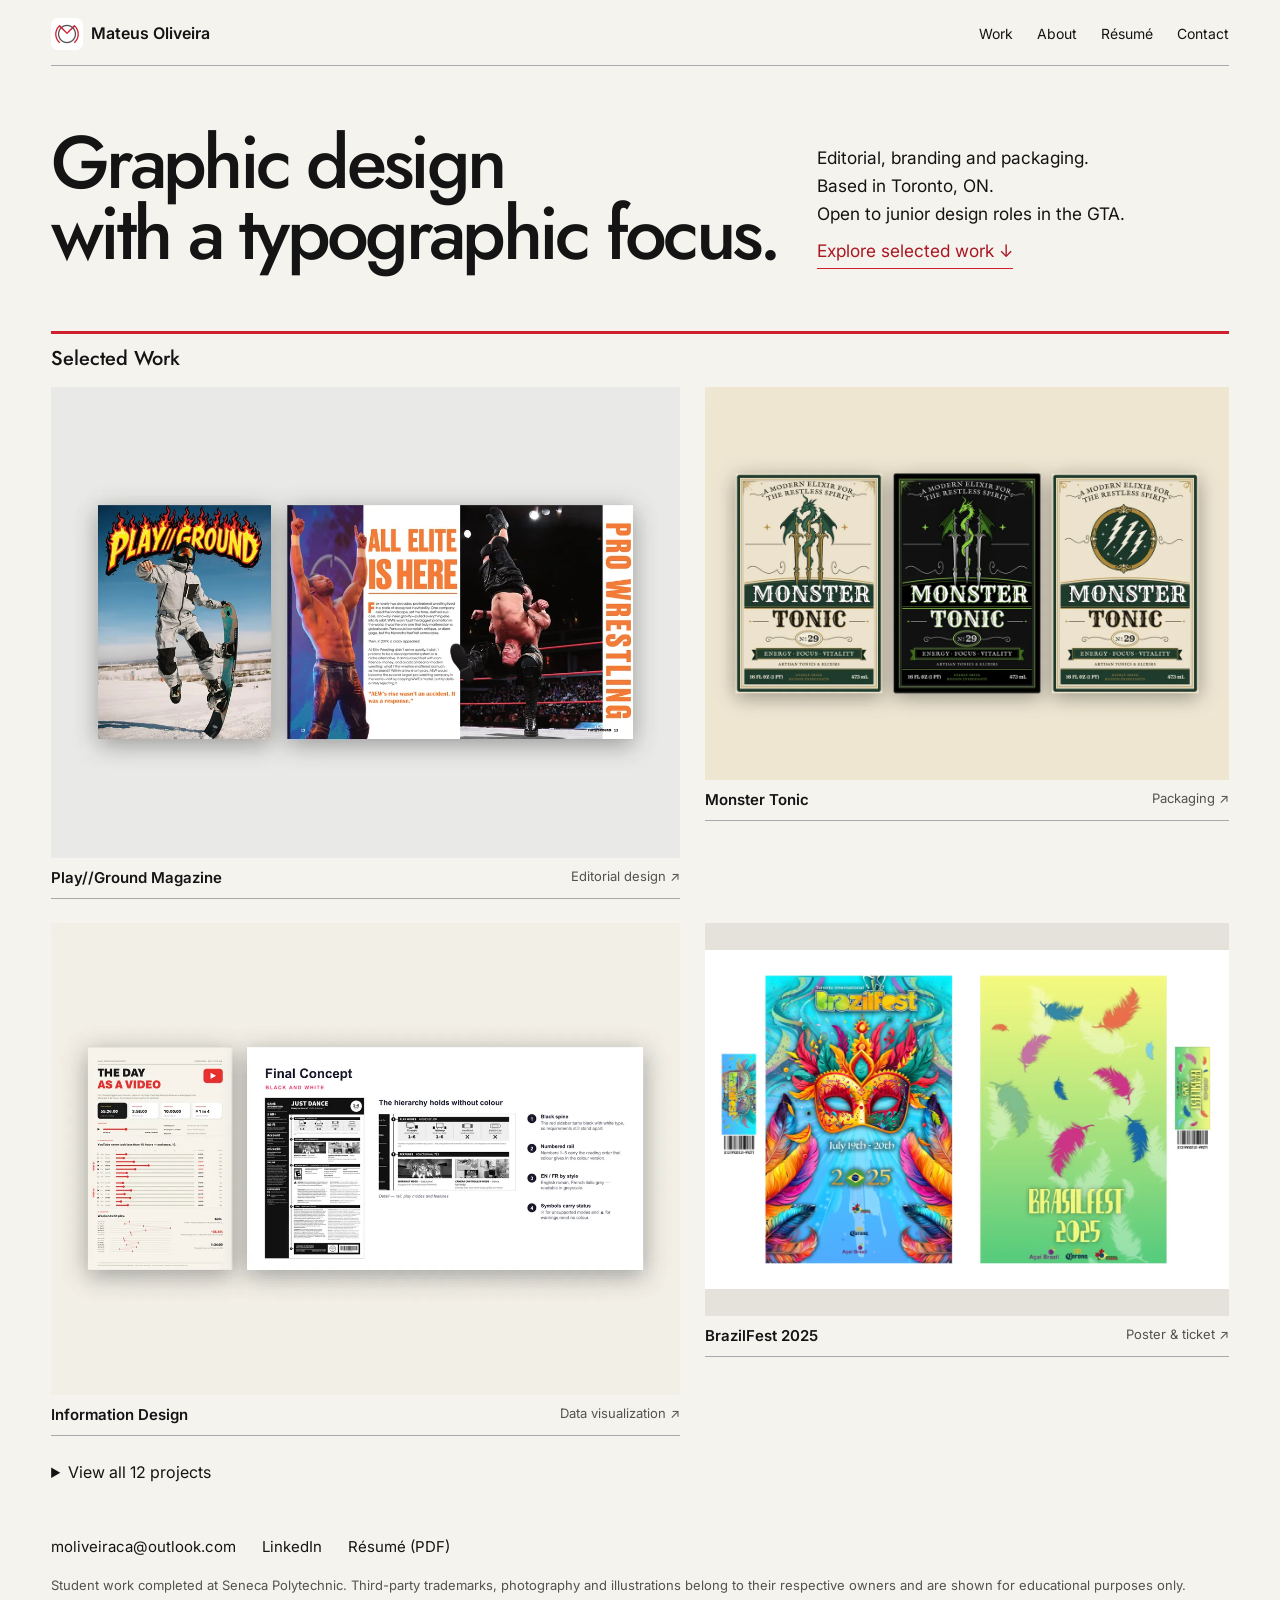
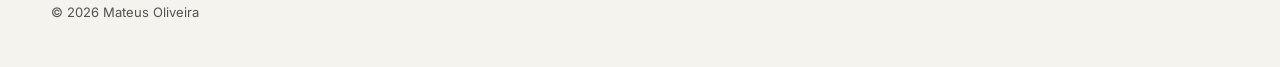
<file: index.html>
<!doctype html>
<html lang="en"><head><meta charset="utf-8">
<meta name="viewport" content="width=device-width,initial-scale=1">
<title>Mateus Oliveira | Graphic Designer</title>
<meta name="description" content="I design editorial, branding and packaging with a bias for strong typography and clear hierarchy.">
<meta property="og:title" content="Mateus Oliveira | Graphic Designer"><meta property="og:description" content="I design editorial, branding and packaging with a bias for strong typography and clear hierarchy."><meta property="og:image" content="assets/img/playground-magazine/cover.webp">
<link rel="icon" href="favicon.ico" sizes="any"><link rel="icon" type="image/png" sizes="32x32" href="favicon-32.png"><link rel="apple-touch-icon" href="apple-touch-icon.png">
<link rel="preconnect" href="https://fonts.googleapis.com"><link rel="preconnect" href="https://fonts.gstatic.com" crossorigin>
<link href="https://fonts.googleapis.com/css2?family=Inter:wght@400;500&family=Jost:wght@300;400;500&display=swap" rel="stylesheet">
<link rel="stylesheet" href="assets/css/style.css">
</head><body class="home"><header class="top"><a class="logo" href="index.html"><img src="icon-512.png" alt="" width="32" height="32">Mateus Oliveira</a>
<nav aria-label="Portfolio navigation"><a href="index.html#work">Work</a><a href="#info" class="info-open" aria-controls="info">About</a><a href="assets/Mateus_Oliveira_Resume.pdf" target="_blank" rel="noopener">Résumé</a><a href="mailto:moliveiraca@outlook.com">Contact</a></nav></header><main>
<section class="intro"><h1>Graphic design<br>with a typographic focus.</h1><div class="intro-side"><p>Editorial, branding and packaging.<br>Based in Toronto, ON.<br>Open to junior design roles in the GTA.</p><a class="more" href="#work">Explore selected work ↓</a></div></section>
<section id="work" class="work-section"><h2>Selected Work</h2><div class="work-grid"><a class="card" href="projects/playground-magazine.html"><div class="thumb"><img src="assets/img/playground-magazine/cover.webp" alt="" width="1200" height="900" loading="eager"></div>
<p class="cap"><b>Play//Ground Magazine</b><span>Editorial design <span aria-hidden="true">↗</span></span></p></a><a class="card" href="projects/monster-tonic.html"><div class="thumb"><img src="assets/img/monster-tonic/cover.webp" alt="" width="1200" height="900" loading="eager"></div>
<p class="cap"><b>Monster Tonic</b><span>Packaging <span aria-hidden="true">↗</span></span></p></a><a class="card" href="projects/information-design.html"><div class="thumb"><img src="assets/img/information-design/cover.webp" alt="" width="1200" height="900" loading="lazy"></div>
<p class="cap"><b>Information Design</b><span>Data visualization <span aria-hidden="true">↗</span></span></p></a><a class="card" href="projects/brazilfest-2025.html"><div class="thumb"><img src="assets/img/brazilfest-2025/cover.webp" alt="" width="1200" height="777" loading="lazy"></div>
<p class="cap"><b>BrazilFest 2025</b><span>Poster &amp; ticket <span aria-hidden="true">↗</span></span></p></a></div></section>
<section class="work-section archive"><details><summary>View all 12 projects</summary><div class="work-grid"><a class="card" href="projects/toronto-blue-jays-guide.html"><div class="thumb"><img src="assets/img/toronto-blue-jays-guide/cover.webp" alt="" width="1200" height="900" loading="lazy"></div>
<p class="cap"><b>Toronto Blue Jays Fan Guide</b><span>Interactive PDF <span aria-hidden="true">↗</span></span></p></a><a class="card" href="projects/walking-together-brochure.html"><div class="thumb"><img src="assets/img/walking-together-brochure/cover.webp" alt="" width="1200" height="900" loading="lazy"></div>
<p class="cap"><b>Walking Together</b><span>Editorial design <span aria-hidden="true">↗</span></span></p></a><a class="card" href="projects/personal-brand-identity.html"><div class="thumb"><img src="assets/img/personal-brand-identity/cover.webp" alt="" width="1200" height="1196" loading="lazy"></div>
<p class="cap"><b>Personal Brand Identity</b><span>Branding <span aria-hidden="true">↗</span></span></p></a><a class="card" href="projects/stop-the-fire.html"><div class="thumb"><img src="assets/img/stop-the-fire/cover.webp" alt="" width="1200" height="900" loading="lazy"></div>
<p class="cap"><b>Stop the Fire</b><span>Poster <span aria-hidden="true">↗</span></span></p></a><a class="card" href="projects/drmz-rise.html"><div class="thumb"><img src="assets/img/drmz-rise/cover.webp" alt="" width="1200" height="900" loading="lazy"></div>
<p class="cap"><b>DRMZ Rise</b><span>Logo &amp; apparel <span aria-hidden="true">↗</span></span></p></a><a class="card" href="projects/royal-navy-museums.html"><div class="thumb"><img src="assets/img/royal-navy-museums/cover.webp" alt="" width="1200" height="927" loading="lazy"></div>
<p class="cap"><b>Royal Navy Museums Rebrand</b><span>Branding <span aria-hidden="true">↗</span></span></p></a><a class="card" href="projects/red-factory-digital.html"><div class="thumb"><img src="assets/img/red-factory-digital/cover.webp" alt="" width="1200" height="900" loading="lazy"></div>
<p class="cap"><b>Red Factory Digital</b><span>Web &amp; UX design <span aria-hidden="true">↗</span></span></p></a><a class="card" href="projects/early-client-work.html"><div class="thumb"><img src="assets/img/early-client-work/cover.webp" alt="" width="1200" height="900" loading="lazy"></div>
<p class="cap"><b>Early Client Work</b><span>Logos, mascot &amp; channel branding <span aria-hidden="true">↗</span></span></p></a></div></details></section>
</main><footer><p class="flinks"><a href="mailto:moliveiraca@outlook.com">moliveiraca@outlook.com</a> <a href="https://www.linkedin.com/in/mateus-poliveira" target="_blank" rel="noopener">LinkedIn</a> <a href="assets/Mateus_Oliveira_Resume.pdf" target="_blank" rel="noopener">Résumé (PDF)</a></p><p>Student work completed at Seneca Polytechnic. Third-party trademarks, photography and illustrations belong to their respective owners and are shown for educational purposes only.</p><p>© 2026 Mateus Oliveira</p></footer>
<aside class="panel" id="info" aria-label="Info" hidden><div class="panel-in">
<button class="panel-x" aria-label="Close">Close ×</button>
<p class="p-lead">I design editorial, branding and packaging with a bias for strong typography and clear hierarchy.</p>
<div class="p-cols"><div class="p-about"><p>I&#x27;m a graphic designer based in Toronto, finishing the Graphic Design program at Seneca Polytechnic in 2026. My work spans magazine layout, brand identity, packaging and information design.</p><p>From 2023 to 2025 I worked as a freelance illustrator, creating character designs, concept art, book and comic illustration, and social media graphics for clients, along with logos and mascots for small businesses and creators. Today I also supervise a team at the Seneca Student Federation, so I am used to deadlines, feedback and working with people.</p><p class="p-status">Graduating from Seneca Polytechnic in 2026 and open to junior graphic design roles in the GTA.</p></div>
<div class="p-facts"><h4>Skills</h4><p>Brand identity, Editorial &amp; layout, Packaging, Information design, Typography, Poster design, Digital illustration, Character design</p><h4>Tools</h4><p>Adobe Illustrator, Adobe InDesign, Adobe Photoshop, Procreate</p><h4>Languages</h4><p>English (fluent), Portuguese (native)</p><h4>Education</h4><p>Graphic Design, Seneca Polytechnic (2026)</p></div>
<div class="p-exp"><h4>Experience</h4><ul><li><b>Staff Supervisor</b>, Seneca Student Federation<span>Aug 2025 – Present</span></li><li><b>Event Staff</b>, Seneca Student Federation<span>Jan 2025 – Aug 2025</span></li><li><b>Freelance Illustrator</b>, Self-employed<span>Jul 2023 – Aug 2025</span></li><li><b>Administrative Assistant</b>, Baterias Heliar<span>Jan 2022 – Jul 2023</span></li></ul><h4>Contact</h4><ul class="p-links"><li><a href="mailto:moliveiraca@outlook.com">moliveiraca@outlook.com</a></li><li><a href="https://www.linkedin.com/in/mateus-poliveira" target="_blank" rel="noopener">LinkedIn</a></li><li><a href="assets/Mateus_Oliveira_Resume.pdf" target="_blank" rel="noopener">Résumé (PDF)</a></li></ul></div></div>
</div></aside>
<div class="lb" hidden><button class="x" aria-label="Close">×</button><button class="p" aria-label="Previous">‹</button><button class="n" aria-label="Next">›</button><img alt=""><p></p></div><script src="assets/js/main.js"></script></body></html>
</file>
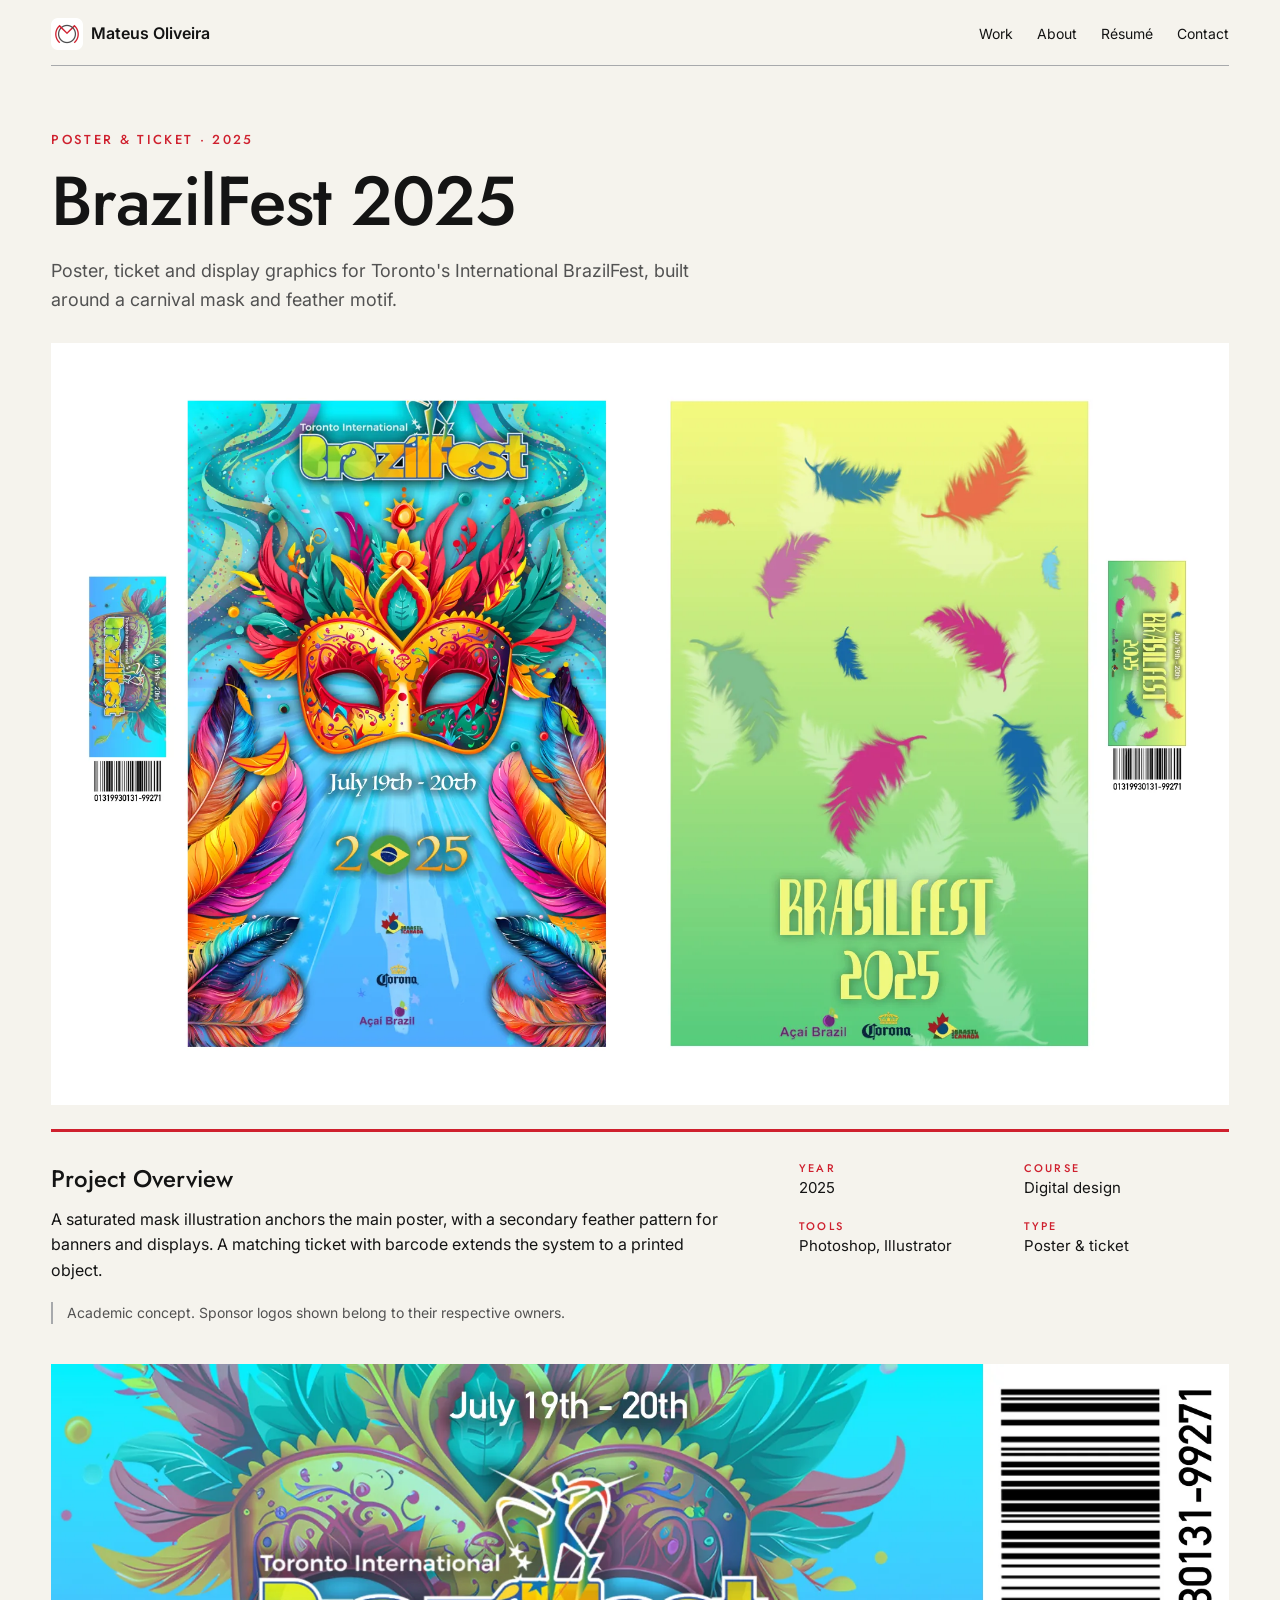
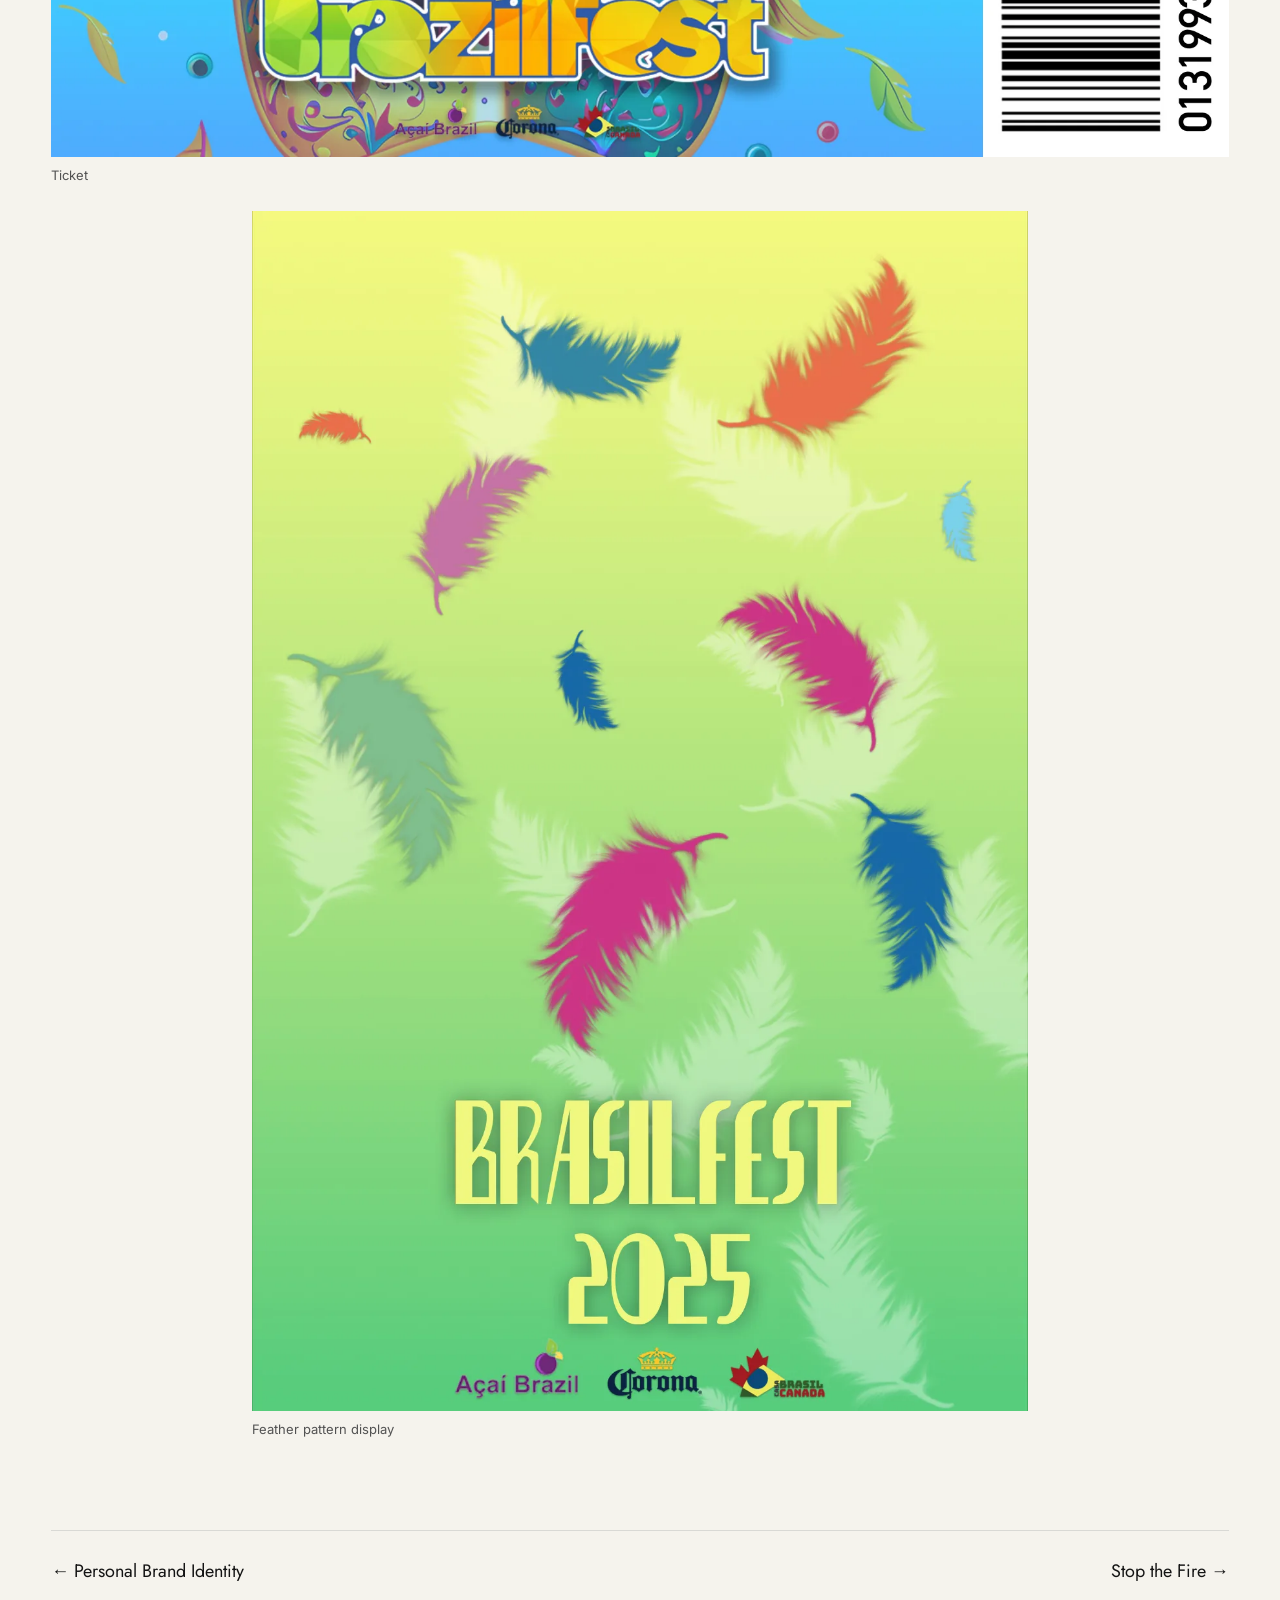
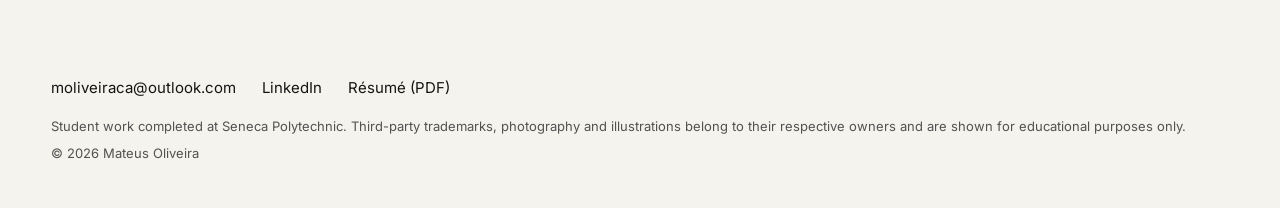
<file: projects/brazilfest-2025.html>
<!doctype html>
<html lang="en"><head><meta charset="utf-8">
<meta name="viewport" content="width=device-width,initial-scale=1">
<title>BrazilFest 2025 | Mateus Oliveira</title>
<meta name="description" content="Poster, ticket and display graphics for Toronto&#x27;s International BrazilFest, built around a carnival mask and feather motif.">
<meta property="og:title" content="BrazilFest 2025 | Mateus Oliveira"><meta property="og:description" content="Poster, ticket and display graphics for Toronto&#x27;s International BrazilFest, built around a carnival mask and feather motif."><meta property="og:image" content="../assets/img/brazilfest-2025/cover.webp">
<link rel="icon" href="../favicon.ico" sizes="any"><link rel="icon" type="image/png" sizes="32x32" href="../favicon-32.png"><link rel="apple-touch-icon" href="../apple-touch-icon.png">
<link rel="preconnect" href="https://fonts.googleapis.com"><link rel="preconnect" href="https://fonts.gstatic.com" crossorigin>
<link href="https://fonts.googleapis.com/css2?family=Inter:wght@400;500&family=Jost:wght@300;400;500&display=swap" rel="stylesheet">
<link rel="stylesheet" href="../assets/css/style.css">
</head><body class="projpage"><header class="top"><a class="logo" href="../index.html"><img src="../icon-512.png" alt="" width="32" height="32">Mateus Oliveira</a>
<nav aria-label="Portfolio navigation"><a href="../index.html#work">Work</a><a href="#info" class="info-open" aria-controls="info">About</a><a href="../assets/Mateus_Oliveira_Resume.pdf" target="_blank" rel="noopener">Résumé</a><a href="mailto:moliveiraca@outlook.com">Contact</a></nav></header><main class="proj">
<section class="phead"><p class="eyebrow">Poster &amp; ticket · 2025</p><h1>BrazilFest 2025</h1><p class="lead">Poster, ticket and display graphics for Toronto&#x27;s International BrazilFest, built around a carnival mask and feather motif.</p></section>
<img class="phero" src="../assets/img/brazilfest-2025/hero.webp" alt="BrazilFest 2025" width="2000" height="1295">
<section class="pinfo" aria-labelledby="overview"><div><h2 id="overview">Project Overview</h2><p>A saturated mask illustration anchors the main poster, with a secondary feather pattern for banners and displays. A matching ticket with barcode extends the system to a printed object.</p><p class="note">Academic concept. Sponsor logos shown belong to their respective owners.</p></div><dl><div><dt>Year</dt><dd>2025</dd></div><div><dt>Course</dt><dd>Digital design</dd></div><div><dt>Tools</dt><dd>Photoshop, Illustrator</dd></div><div><dt>Type</dt><dd>Poster &amp; ticket</dd></div></dl></section>
<section class="gallery"><figure class="g full reveal"><img src="../assets/img/brazilfest-2025/img-01.webp" alt="BrazilFest ticket with barcode" width="1800" height="600" loading="lazy" data-full>
<figcaption>Ticket</figcaption></figure><figure class="g narrow reveal"><img src="../assets/img/brazilfest-2025/img-02.webp" alt="Feather pattern banner" width="1200" height="1855" loading="lazy" data-full>
<figcaption>Feather pattern display</figcaption></figure></section>
<nav class="pn"><a href="personal-brand-identity.html">← Personal Brand Identity</a><a href="stop-the-fire.html">Stop the Fire →</a></nav>
</main><footer><p class="flinks"><a href="mailto:moliveiraca@outlook.com">moliveiraca@outlook.com</a> <a href="https://www.linkedin.com/in/mateus-poliveira" target="_blank" rel="noopener">LinkedIn</a> <a href="../assets/Mateus_Oliveira_Resume.pdf" target="_blank" rel="noopener">Résumé (PDF)</a></p><p>Student work completed at Seneca Polytechnic. Third-party trademarks, photography and illustrations belong to their respective owners and are shown for educational purposes only.</p><p>© 2026 Mateus Oliveira</p></footer>
<aside class="panel" id="info" aria-label="Info" hidden><div class="panel-in">
<button class="panel-x" aria-label="Close">Close ×</button>
<p class="p-lead">I design editorial, branding and packaging with a bias for strong typography and clear hierarchy.</p>
<div class="p-cols"><div class="p-about"><p>I&#x27;m a graphic designer based in Toronto, finishing the Graphic Design program at Seneca Polytechnic in 2026. My work spans magazine layout, brand identity, packaging and information design.</p><p>From 2023 to 2025 I worked as a freelance illustrator, creating character designs, concept art, book and comic illustration, and social media graphics for clients, along with logos and mascots for small businesses and creators. Today I also supervise a team at the Seneca Student Federation, so I am used to deadlines, feedback and working with people.</p><p class="p-status">Graduating from Seneca Polytechnic in 2026 and open to junior graphic design roles in the GTA.</p></div>
<div class="p-facts"><h4>Skills</h4><p>Brand identity, Editorial &amp; layout, Packaging, Information design, Typography, Poster design, Digital illustration, Character design</p><h4>Tools</h4><p>Adobe Illustrator, Adobe InDesign, Adobe Photoshop, Procreate</p><h4>Languages</h4><p>English (fluent), Portuguese (native)</p><h4>Education</h4><p>Graphic Design, Seneca Polytechnic (2026)</p></div>
<div class="p-exp"><h4>Experience</h4><ul><li><b>Staff Supervisor</b>, Seneca Student Federation<span>Aug 2025 – Present</span></li><li><b>Event Staff</b>, Seneca Student Federation<span>Jan 2025 – Aug 2025</span></li><li><b>Freelance Illustrator</b>, Self-employed<span>Jul 2023 – Aug 2025</span></li><li><b>Administrative Assistant</b>, Baterias Heliar<span>Jan 2022 – Jul 2023</span></li></ul><h4>Contact</h4><ul class="p-links"><li><a href="mailto:moliveiraca@outlook.com">moliveiraca@outlook.com</a></li><li><a href="https://www.linkedin.com/in/mateus-poliveira" target="_blank" rel="noopener">LinkedIn</a></li><li><a href="../assets/Mateus_Oliveira_Resume.pdf" target="_blank" rel="noopener">Résumé (PDF)</a></li></ul></div></div>
</div></aside>
<div class="lb" hidden><button class="x" aria-label="Close">×</button><button class="p" aria-label="Previous">‹</button><button class="n" aria-label="Next">›</button><img alt=""><p></p></div><script src="../assets/js/main.js"></script></body></html>
</file>
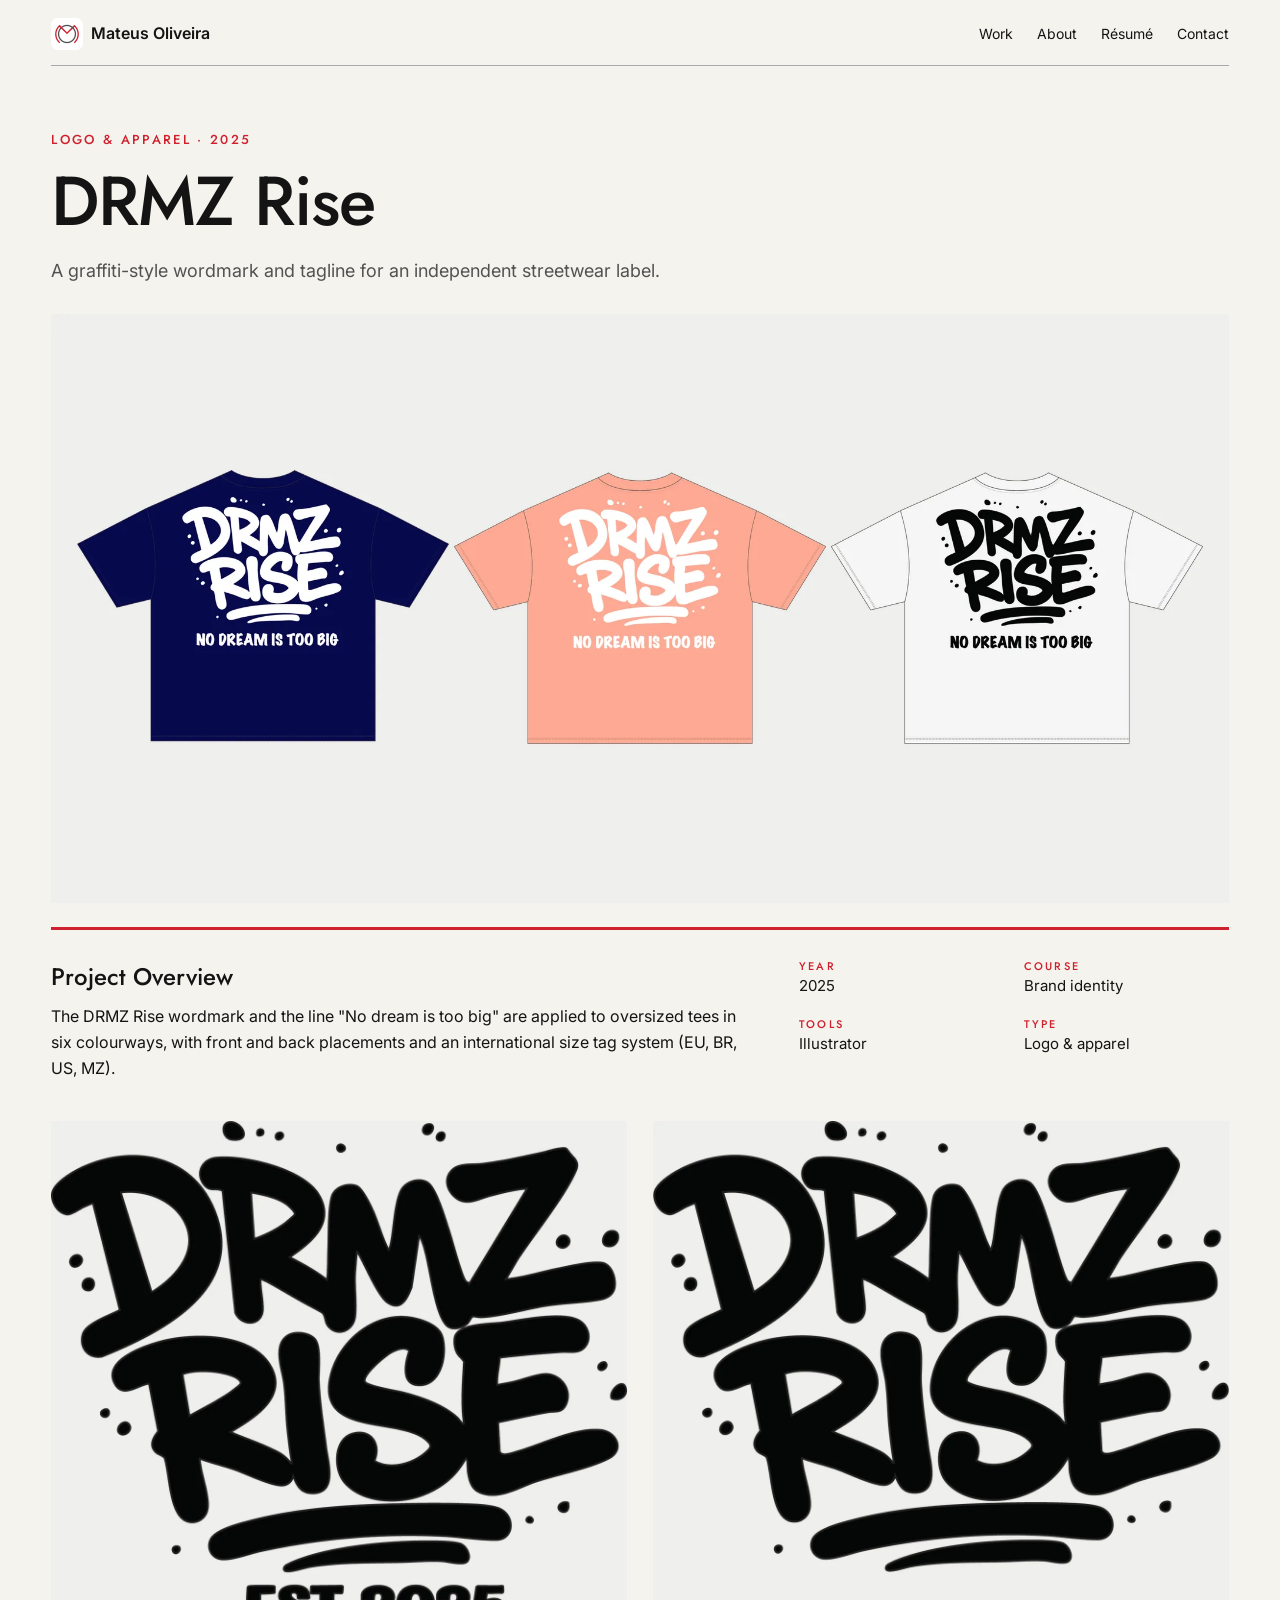
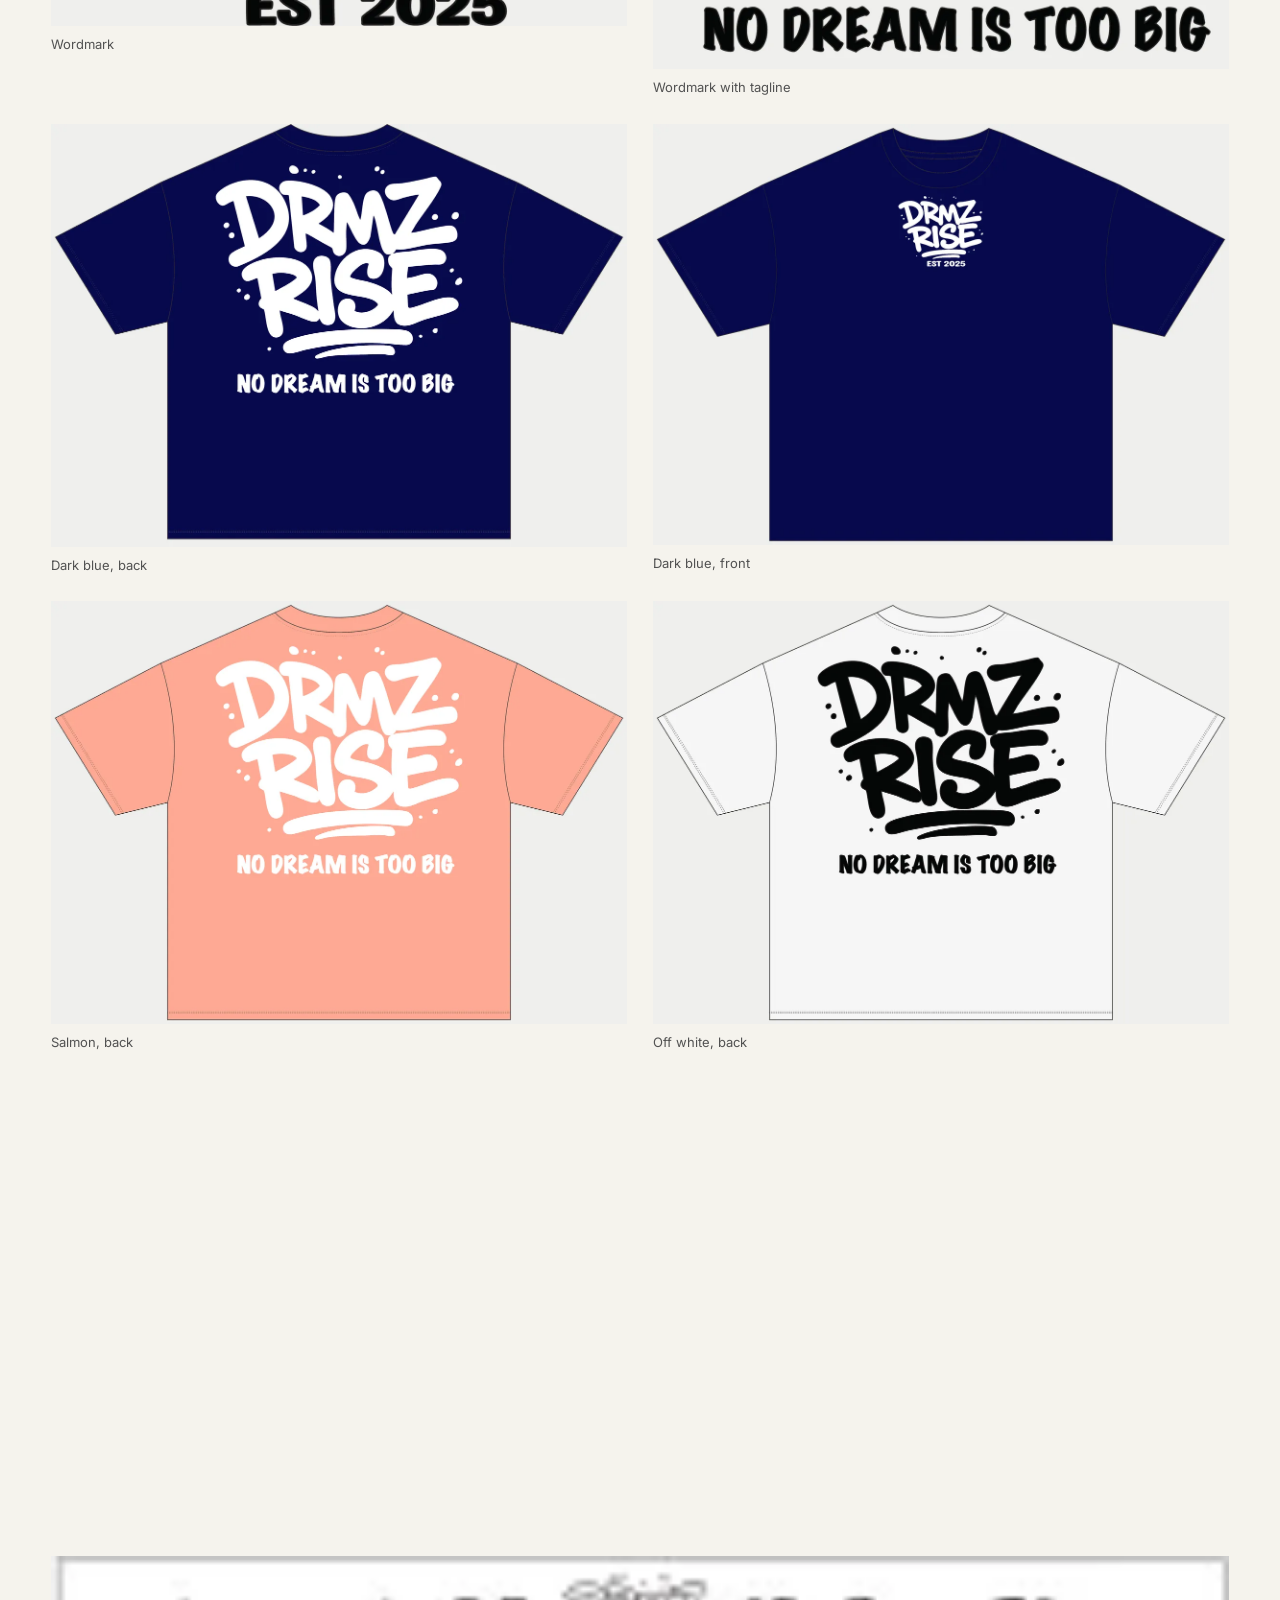
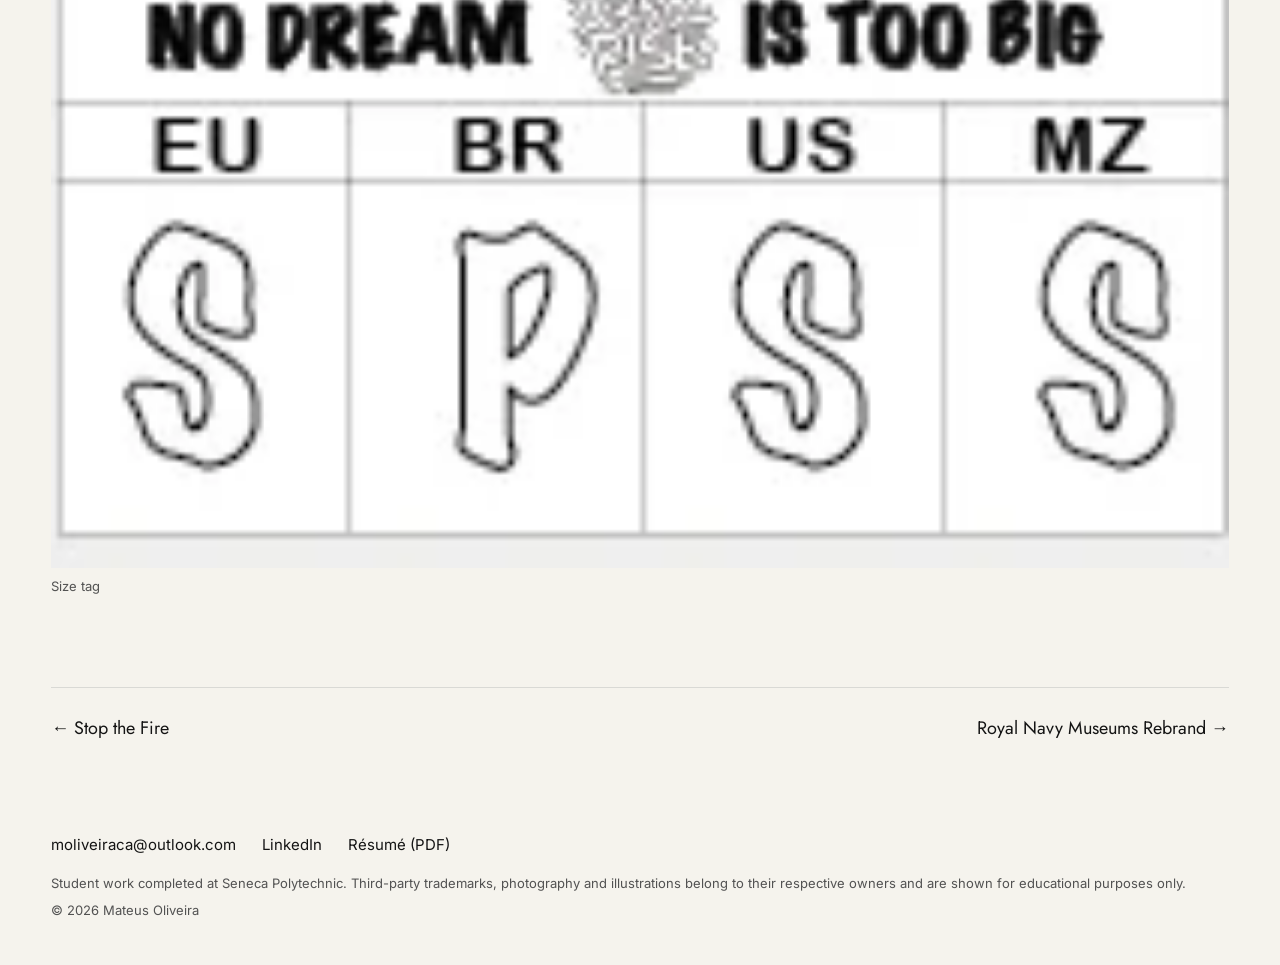
<file: projects/drmz-rise.html>
<!doctype html>
<html lang="en"><head><meta charset="utf-8">
<meta name="viewport" content="width=device-width,initial-scale=1">
<title>DRMZ Rise | Mateus Oliveira</title>
<meta name="description" content="A graffiti-style wordmark and tagline for an independent streetwear label.">
<meta property="og:title" content="DRMZ Rise | Mateus Oliveira"><meta property="og:description" content="A graffiti-style wordmark and tagline for an independent streetwear label."><meta property="og:image" content="../assets/img/drmz-rise/cover.webp">
<link rel="icon" href="../favicon.ico" sizes="any"><link rel="icon" type="image/png" sizes="32x32" href="../favicon-32.png"><link rel="apple-touch-icon" href="../apple-touch-icon.png">
<link rel="preconnect" href="https://fonts.googleapis.com"><link rel="preconnect" href="https://fonts.gstatic.com" crossorigin>
<link href="https://fonts.googleapis.com/css2?family=Inter:wght@400;500&family=Jost:wght@300;400;500&display=swap" rel="stylesheet">
<link rel="stylesheet" href="../assets/css/style.css">
</head><body class="projpage"><header class="top"><a class="logo" href="../index.html"><img src="../icon-512.png" alt="" width="32" height="32">Mateus Oliveira</a>
<nav aria-label="Portfolio navigation"><a href="../index.html#work">Work</a><a href="#info" class="info-open" aria-controls="info">About</a><a href="../assets/Mateus_Oliveira_Resume.pdf" target="_blank" rel="noopener">Résumé</a><a href="mailto:moliveiraca@outlook.com">Contact</a></nav></header><main class="proj">
<section class="phead"><p class="eyebrow">Logo &amp; apparel · 2025</p><h1>DRMZ Rise</h1><p class="lead">A graffiti-style wordmark and tagline for an independent streetwear label.</p></section>
<img class="phero" src="../assets/img/drmz-rise/hero.webp" alt="DRMZ Rise" width="2000" height="1000">
<section class="pinfo" aria-labelledby="overview"><div><h2 id="overview">Project Overview</h2><p>The DRMZ Rise wordmark and the line &quot;No dream is too big&quot; are applied to oversized tees in six colourways, with front and back placements and an international size tag system (EU, BR, US, MZ).</p></div><dl><div><dt>Year</dt><dd>2025</dd></div><div><dt>Course</dt><dd>Brand identity</dd></div><div><dt>Tools</dt><dd>Illustrator</dd></div><div><dt>Type</dt><dd>Logo &amp; apparel</dd></div></dl></section>
<section class="gallery"><figure class="g half reveal"><img src="../assets/img/drmz-rise/img-01.webp" alt="DRMZ Rise logo" width="1200" height="1052" loading="lazy" data-full>
<figcaption>Wordmark</figcaption></figure><figure class="g half reveal"><img src="../assets/img/drmz-rise/img-02.webp" alt="DRMZ Rise logo with tagline" width="1200" height="1142" loading="lazy" data-full>
<figcaption>Wordmark with tagline</figcaption></figure><figure class="g half reveal"><img src="../assets/img/drmz-rise/img-03.webp" alt="Dark blue tee, back" width="1200" height="881" loading="lazy" data-full>
<figcaption>Dark blue, back</figcaption></figure><figure class="g half reveal"><img src="../assets/img/drmz-rise/img-04.webp" alt="Dark blue tee, front" width="1200" height="878" loading="lazy" data-full>
<figcaption>Dark blue, front</figcaption></figure><figure class="g half reveal"><img src="../assets/img/drmz-rise/img-05.webp" alt="Salmon tee, back" width="1200" height="881" loading="lazy" data-full>
<figcaption>Salmon, back</figcaption></figure><figure class="g half reveal"><img src="../assets/img/drmz-rise/img-06.webp" alt="Off-white tee, back" width="1200" height="881" loading="lazy" data-full>
<figcaption>Off white, back</figcaption></figure><figure class="g half reveal"><img src="../assets/img/drmz-rise/img-07.webp" alt="Jet black tee, back" width="1200" height="881" loading="lazy" data-full>
<figcaption>Jet black, back</figcaption></figure><figure class="g half reveal"><img src="../assets/img/drmz-rise/img-08.webp" alt="Beige tee, back" width="1200" height="881" loading="lazy" data-full>
<figcaption>Beige, back</figcaption></figure><figure class="g full reveal"><img src="../assets/img/drmz-rise/img-09.webp" alt="Size tag with EU, BR, US and MZ sizes" width="196" height="102" loading="lazy" data-full>
<figcaption>Size tag</figcaption></figure></section>
<nav class="pn"><a href="stop-the-fire.html">← Stop the Fire</a><a href="royal-navy-museums.html">Royal Navy Museums Rebrand →</a></nav>
</main><footer><p class="flinks"><a href="mailto:moliveiraca@outlook.com">moliveiraca@outlook.com</a> <a href="https://www.linkedin.com/in/mateus-poliveira" target="_blank" rel="noopener">LinkedIn</a> <a href="../assets/Mateus_Oliveira_Resume.pdf" target="_blank" rel="noopener">Résumé (PDF)</a></p><p>Student work completed at Seneca Polytechnic. Third-party trademarks, photography and illustrations belong to their respective owners and are shown for educational purposes only.</p><p>© 2026 Mateus Oliveira</p></footer>
<aside class="panel" id="info" aria-label="Info" hidden><div class="panel-in">
<button class="panel-x" aria-label="Close">Close ×</button>
<p class="p-lead">I design editorial, branding and packaging with a bias for strong typography and clear hierarchy.</p>
<div class="p-cols"><div class="p-about"><p>I&#x27;m a graphic designer based in Toronto, finishing the Graphic Design program at Seneca Polytechnic in 2026. My work spans magazine layout, brand identity, packaging and information design.</p><p>From 2023 to 2025 I worked as a freelance illustrator, creating character designs, concept art, book and comic illustration, and social media graphics for clients, along with logos and mascots for small businesses and creators. Today I also supervise a team at the Seneca Student Federation, so I am used to deadlines, feedback and working with people.</p><p class="p-status">Graduating from Seneca Polytechnic in 2026 and open to junior graphic design roles in the GTA.</p></div>
<div class="p-facts"><h4>Skills</h4><p>Brand identity, Editorial &amp; layout, Packaging, Information design, Typography, Poster design, Digital illustration, Character design</p><h4>Tools</h4><p>Adobe Illustrator, Adobe InDesign, Adobe Photoshop, Procreate</p><h4>Languages</h4><p>English (fluent), Portuguese (native)</p><h4>Education</h4><p>Graphic Design, Seneca Polytechnic (2026)</p></div>
<div class="p-exp"><h4>Experience</h4><ul><li><b>Staff Supervisor</b>, Seneca Student Federation<span>Aug 2025 – Present</span></li><li><b>Event Staff</b>, Seneca Student Federation<span>Jan 2025 – Aug 2025</span></li><li><b>Freelance Illustrator</b>, Self-employed<span>Jul 2023 – Aug 2025</span></li><li><b>Administrative Assistant</b>, Baterias Heliar<span>Jan 2022 – Jul 2023</span></li></ul><h4>Contact</h4><ul class="p-links"><li><a href="mailto:moliveiraca@outlook.com">moliveiraca@outlook.com</a></li><li><a href="https://www.linkedin.com/in/mateus-poliveira" target="_blank" rel="noopener">LinkedIn</a></li><li><a href="../assets/Mateus_Oliveira_Resume.pdf" target="_blank" rel="noopener">Résumé (PDF)</a></li></ul></div></div>
</div></aside>
<div class="lb" hidden><button class="x" aria-label="Close">×</button><button class="p" aria-label="Previous">‹</button><button class="n" aria-label="Next">›</button><img alt=""><p></p></div><script src="../assets/js/main.js"></script></body></html>
</file>
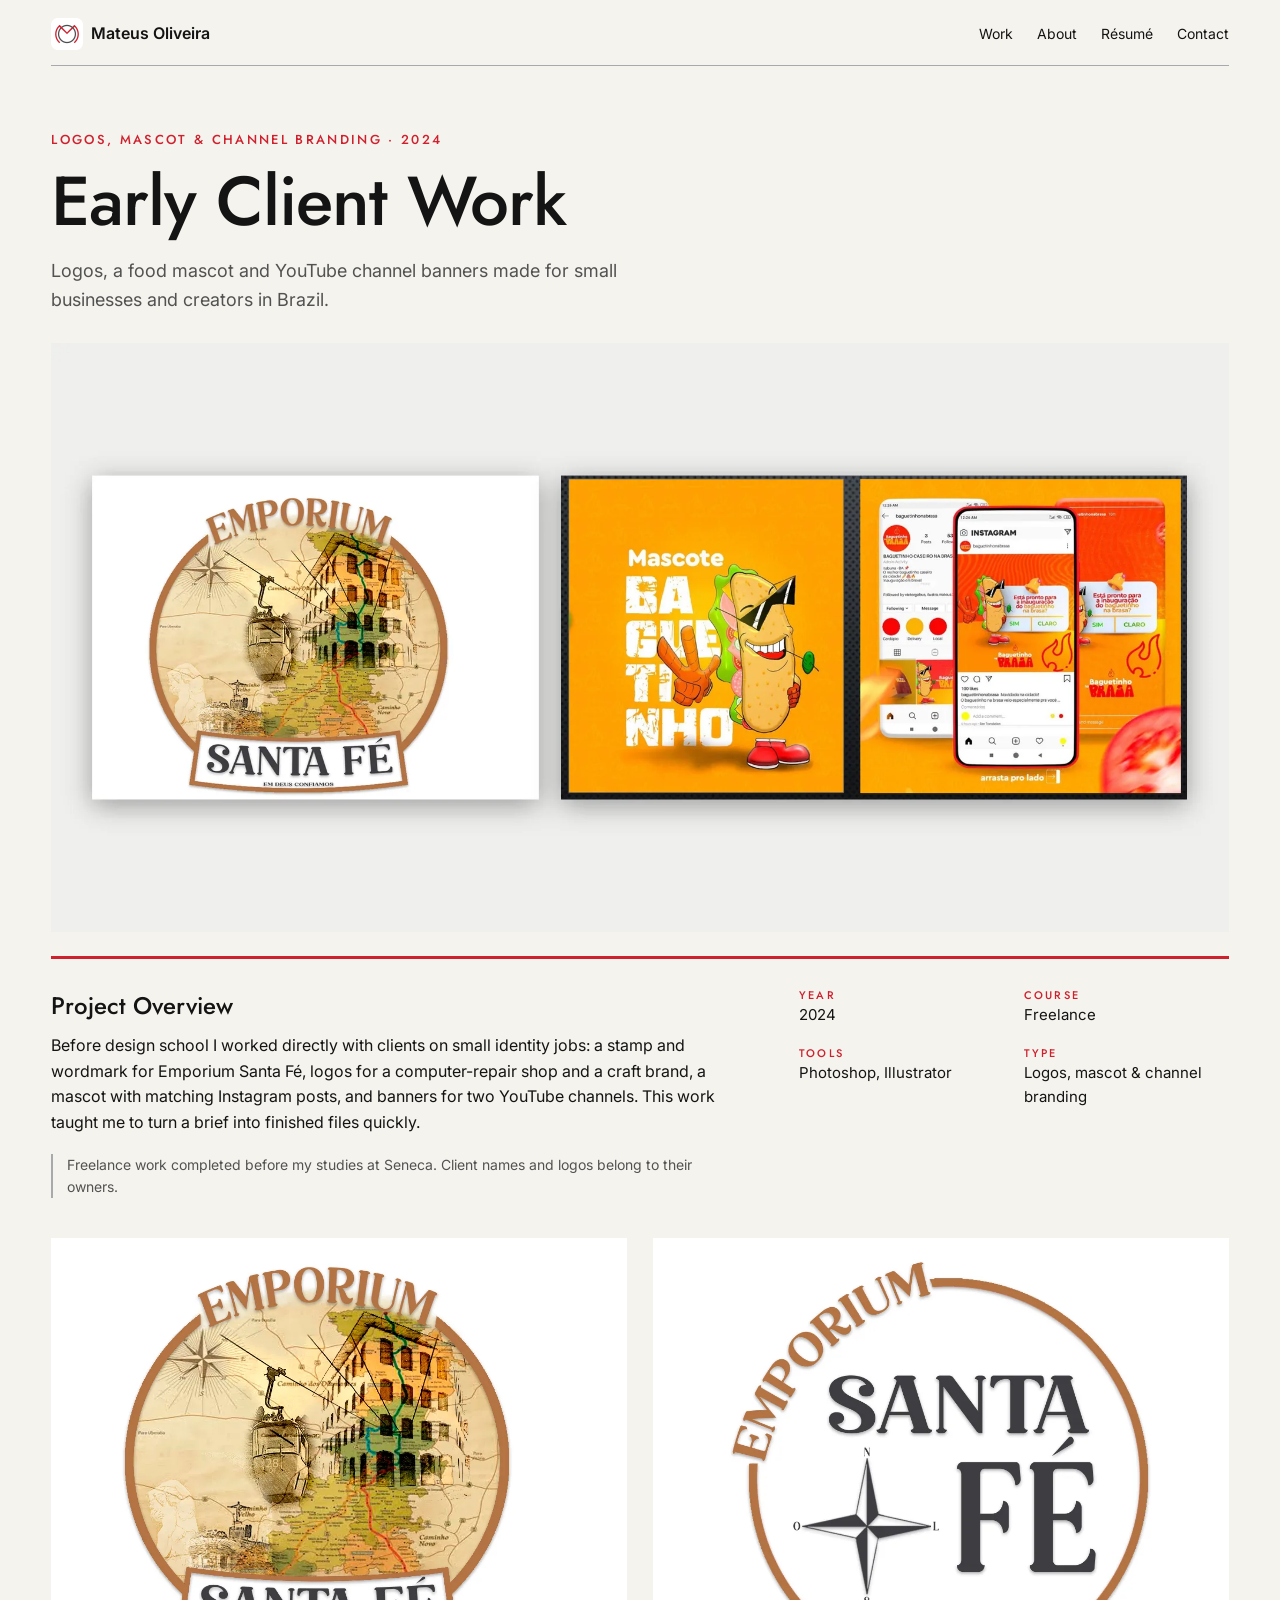
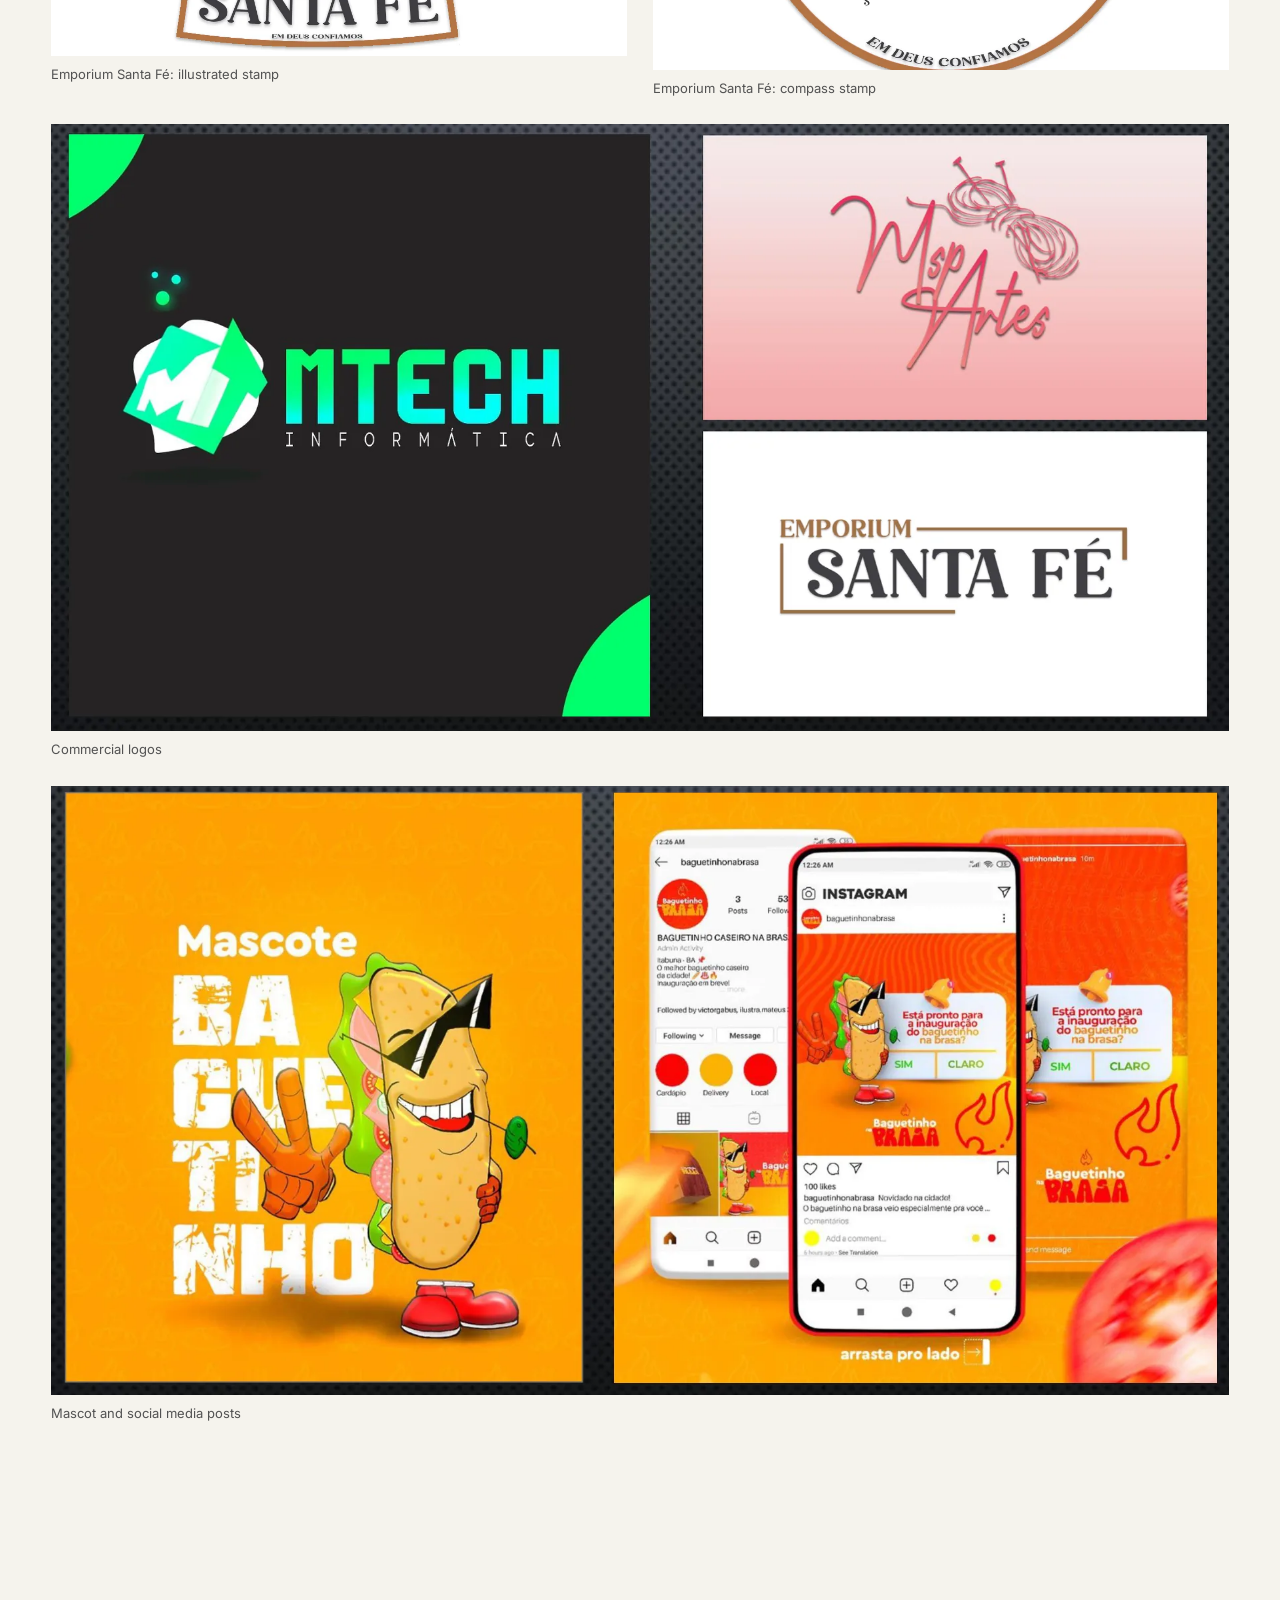
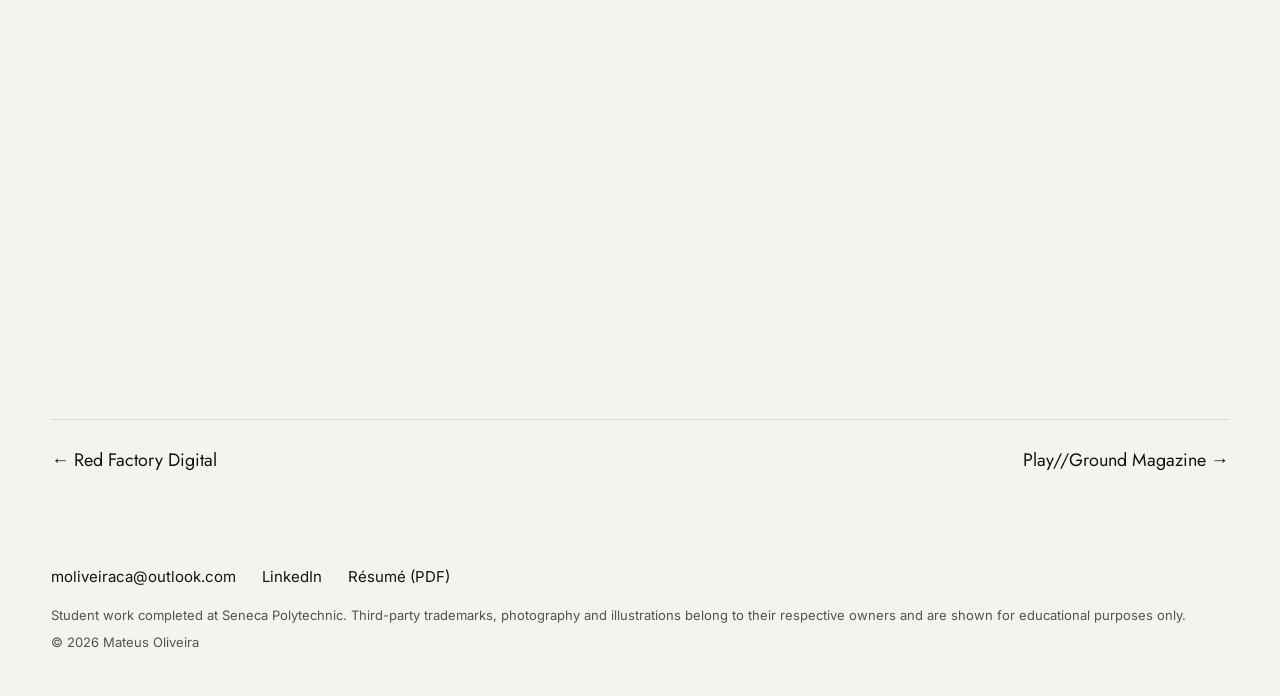
<file: projects/early-client-work.html>
<!doctype html>
<html lang="en"><head><meta charset="utf-8">
<meta name="viewport" content="width=device-width,initial-scale=1">
<title>Early Client Work | Mateus Oliveira</title>
<meta name="description" content="Logos, a food mascot and YouTube channel banners made for small businesses and creators in Brazil.">
<meta property="og:title" content="Early Client Work | Mateus Oliveira"><meta property="og:description" content="Logos, a food mascot and YouTube channel banners made for small businesses and creators in Brazil."><meta property="og:image" content="../assets/img/early-client-work/cover.webp">
<link rel="icon" href="../favicon.ico" sizes="any"><link rel="icon" type="image/png" sizes="32x32" href="../favicon-32.png"><link rel="apple-touch-icon" href="../apple-touch-icon.png">
<link rel="preconnect" href="https://fonts.googleapis.com"><link rel="preconnect" href="https://fonts.gstatic.com" crossorigin>
<link href="https://fonts.googleapis.com/css2?family=Inter:wght@400;500&family=Jost:wght@300;400;500&display=swap" rel="stylesheet">
<link rel="stylesheet" href="../assets/css/style.css">
</head><body class="projpage"><header class="top"><a class="logo" href="../index.html"><img src="../icon-512.png" alt="" width="32" height="32">Mateus Oliveira</a>
<nav aria-label="Portfolio navigation"><a href="../index.html#work">Work</a><a href="#info" class="info-open" aria-controls="info">About</a><a href="../assets/Mateus_Oliveira_Resume.pdf" target="_blank" rel="noopener">Résumé</a><a href="mailto:moliveiraca@outlook.com">Contact</a></nav></header><main class="proj">
<section class="phead"><p class="eyebrow">Logos, mascot &amp; channel branding · 2024</p><h1>Early Client Work</h1><p class="lead">Logos, a food mascot and YouTube channel banners made for small businesses and creators in Brazil.</p></section>
<img class="phero" src="../assets/img/early-client-work/hero.webp" alt="Early Client Work" width="2000" height="1000">
<section class="pinfo" aria-labelledby="overview"><div><h2 id="overview">Project Overview</h2><p>Before design school I worked directly with clients on small identity jobs: a stamp and wordmark for Emporium Santa Fé, logos for a computer-repair shop and a craft brand, a mascot with matching Instagram posts, and banners for two YouTube channels. This work taught me to turn a brief into finished files quickly.</p><p class="note">Freelance work completed before my studies at Seneca. Client names and logos belong to their owners.</p></div><dl><div><dt>Year</dt><dd>2024</dd></div><div><dt>Course</dt><dd>Freelance</dd></div><div><dt>Tools</dt><dd>Photoshop, Illustrator</dd></div><div><dt>Type</dt><dd>Logos, mascot &amp; channel branding</dd></div></dl></section>
<section class="gallery"><figure class="g half reveal"><img src="../assets/img/early-client-work/img-01.webp" alt="Emporium Santa Fé illustrated stamp" width="1075" height="780" loading="lazy" data-full>
<figcaption>Emporium Santa Fé: illustrated stamp</figcaption></figure><figure class="g half reveal"><img src="../assets/img/early-client-work/img-02.webp" alt="Emporium Santa Fé compass stamp" width="1075" height="805" loading="lazy" data-full>
<figcaption>Emporium Santa Fé: compass stamp</figcaption></figure><figure class="g full reveal"><img src="../assets/img/early-client-work/img-03.webp" alt="Logos for a computer shop, a craft brand and Emporium Santa Fé" width="1800" height="928" loading="lazy" data-full>
<figcaption>Commercial logos</figcaption></figure><figure class="g full reveal"><img src="../assets/img/early-client-work/img-04.webp" alt="Baguetinho sandwich mascot and Instagram posts" width="1768" height="915" loading="lazy" data-full>
<figcaption>Mascot and social media posts</figcaption></figure><figure class="g full reveal"><img src="../assets/img/early-client-work/img-05.webp" alt="Two YouTube channel banners" width="1800" height="689" loading="lazy" data-full>
<figcaption>YouTube channel banners</figcaption></figure></section>
<nav class="pn"><a href="red-factory-digital.html">← Red Factory Digital</a><a href="playground-magazine.html">Play//Ground Magazine →</a></nav>
</main><footer><p class="flinks"><a href="mailto:moliveiraca@outlook.com">moliveiraca@outlook.com</a> <a href="https://www.linkedin.com/in/mateus-poliveira" target="_blank" rel="noopener">LinkedIn</a> <a href="../assets/Mateus_Oliveira_Resume.pdf" target="_blank" rel="noopener">Résumé (PDF)</a></p><p>Student work completed at Seneca Polytechnic. Third-party trademarks, photography and illustrations belong to their respective owners and are shown for educational purposes only.</p><p>© 2026 Mateus Oliveira</p></footer>
<aside class="panel" id="info" aria-label="Info" hidden><div class="panel-in">
<button class="panel-x" aria-label="Close">Close ×</button>
<p class="p-lead">I design editorial, branding and packaging with a bias for strong typography and clear hierarchy.</p>
<div class="p-cols"><div class="p-about"><p>I&#x27;m a graphic designer based in Toronto, finishing the Graphic Design program at Seneca Polytechnic in 2026. My work spans magazine layout, brand identity, packaging and information design.</p><p>From 2023 to 2025 I worked as a freelance illustrator, creating character designs, concept art, book and comic illustration, and social media graphics for clients, along with logos and mascots for small businesses and creators. Today I also supervise a team at the Seneca Student Federation, so I am used to deadlines, feedback and working with people.</p><p class="p-status">Graduating from Seneca Polytechnic in 2026 and open to junior graphic design roles in the GTA.</p></div>
<div class="p-facts"><h4>Skills</h4><p>Brand identity, Editorial &amp; layout, Packaging, Information design, Typography, Poster design, Digital illustration, Character design</p><h4>Tools</h4><p>Adobe Illustrator, Adobe InDesign, Adobe Photoshop, Procreate</p><h4>Languages</h4><p>English (fluent), Portuguese (native)</p><h4>Education</h4><p>Graphic Design, Seneca Polytechnic (2026)</p></div>
<div class="p-exp"><h4>Experience</h4><ul><li><b>Staff Supervisor</b>, Seneca Student Federation<span>Aug 2025 – Present</span></li><li><b>Event Staff</b>, Seneca Student Federation<span>Jan 2025 – Aug 2025</span></li><li><b>Freelance Illustrator</b>, Self-employed<span>Jul 2023 – Aug 2025</span></li><li><b>Administrative Assistant</b>, Baterias Heliar<span>Jan 2022 – Jul 2023</span></li></ul><h4>Contact</h4><ul class="p-links"><li><a href="mailto:moliveiraca@outlook.com">moliveiraca@outlook.com</a></li><li><a href="https://www.linkedin.com/in/mateus-poliveira" target="_blank" rel="noopener">LinkedIn</a></li><li><a href="../assets/Mateus_Oliveira_Resume.pdf" target="_blank" rel="noopener">Résumé (PDF)</a></li></ul></div></div>
</div></aside>
<div class="lb" hidden><button class="x" aria-label="Close">×</button><button class="p" aria-label="Previous">‹</button><button class="n" aria-label="Next">›</button><img alt=""><p></p></div><script src="../assets/js/main.js"></script></body></html>
</file>
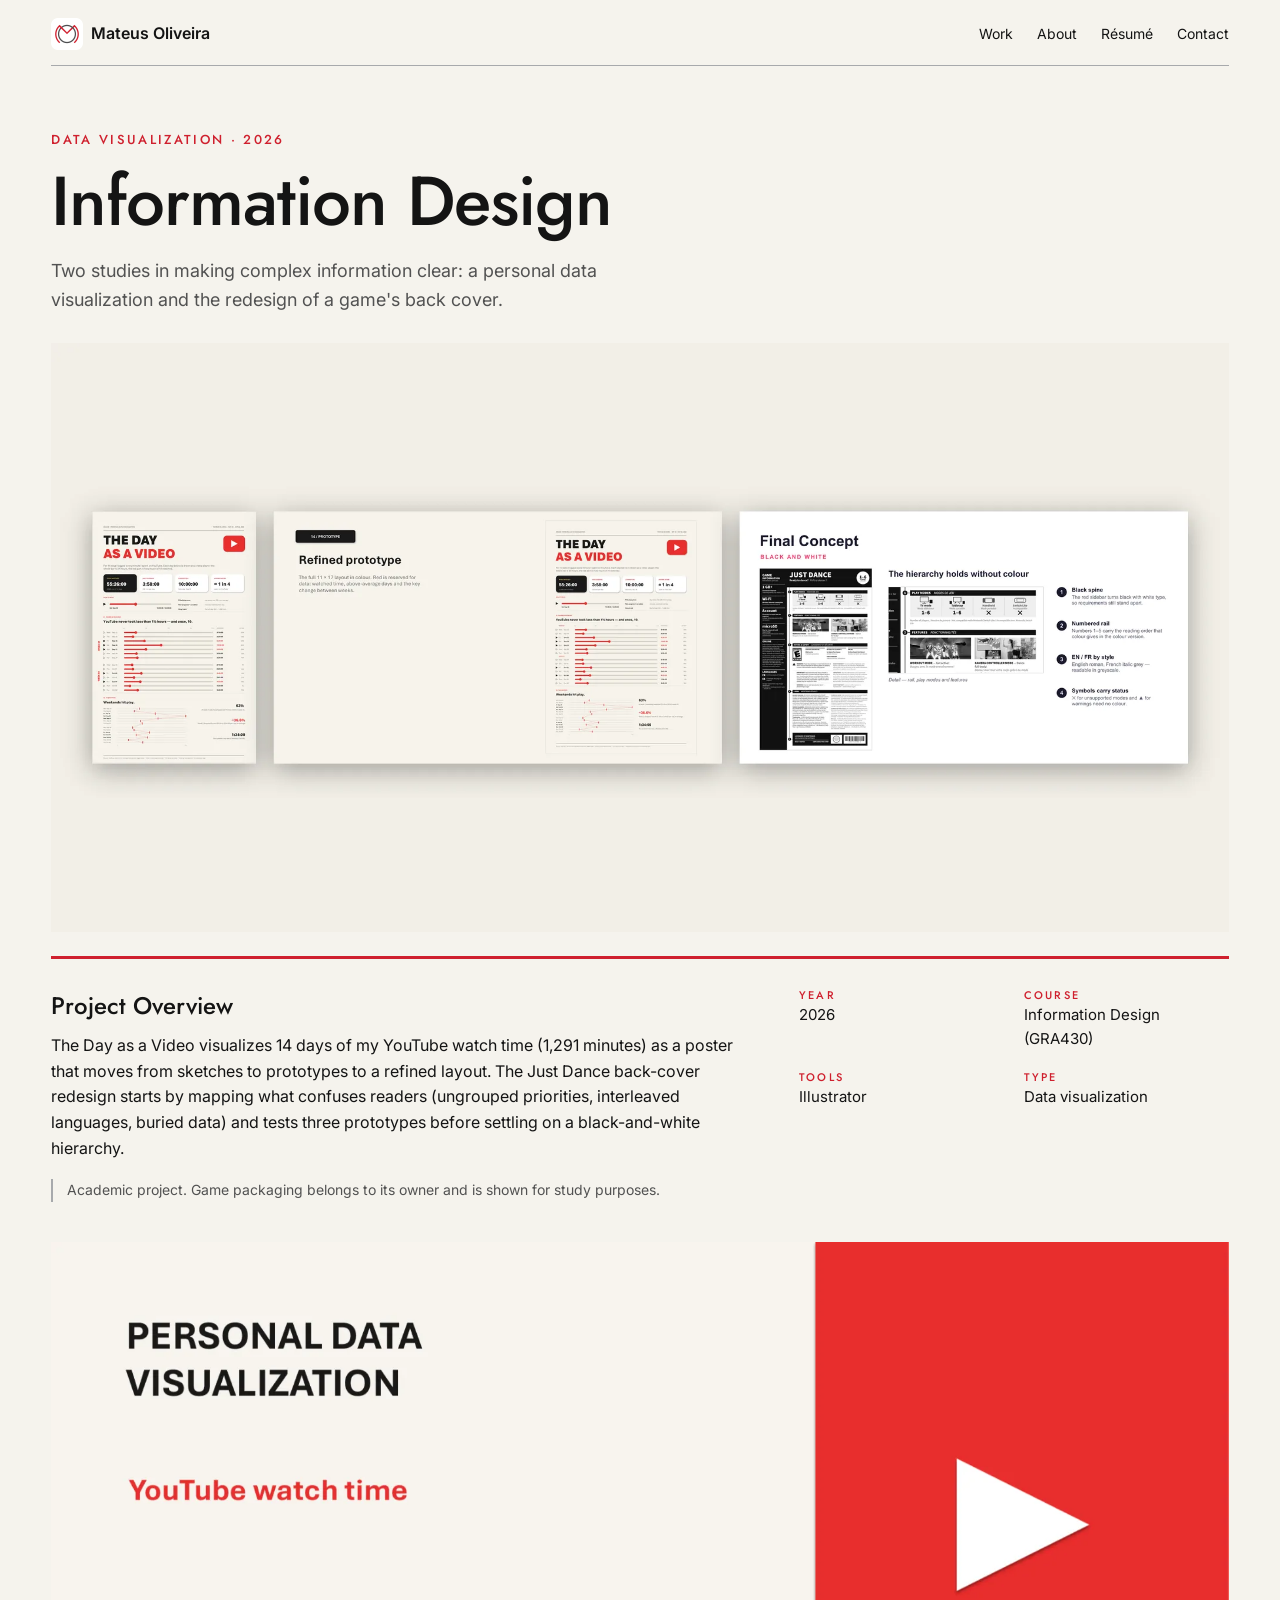
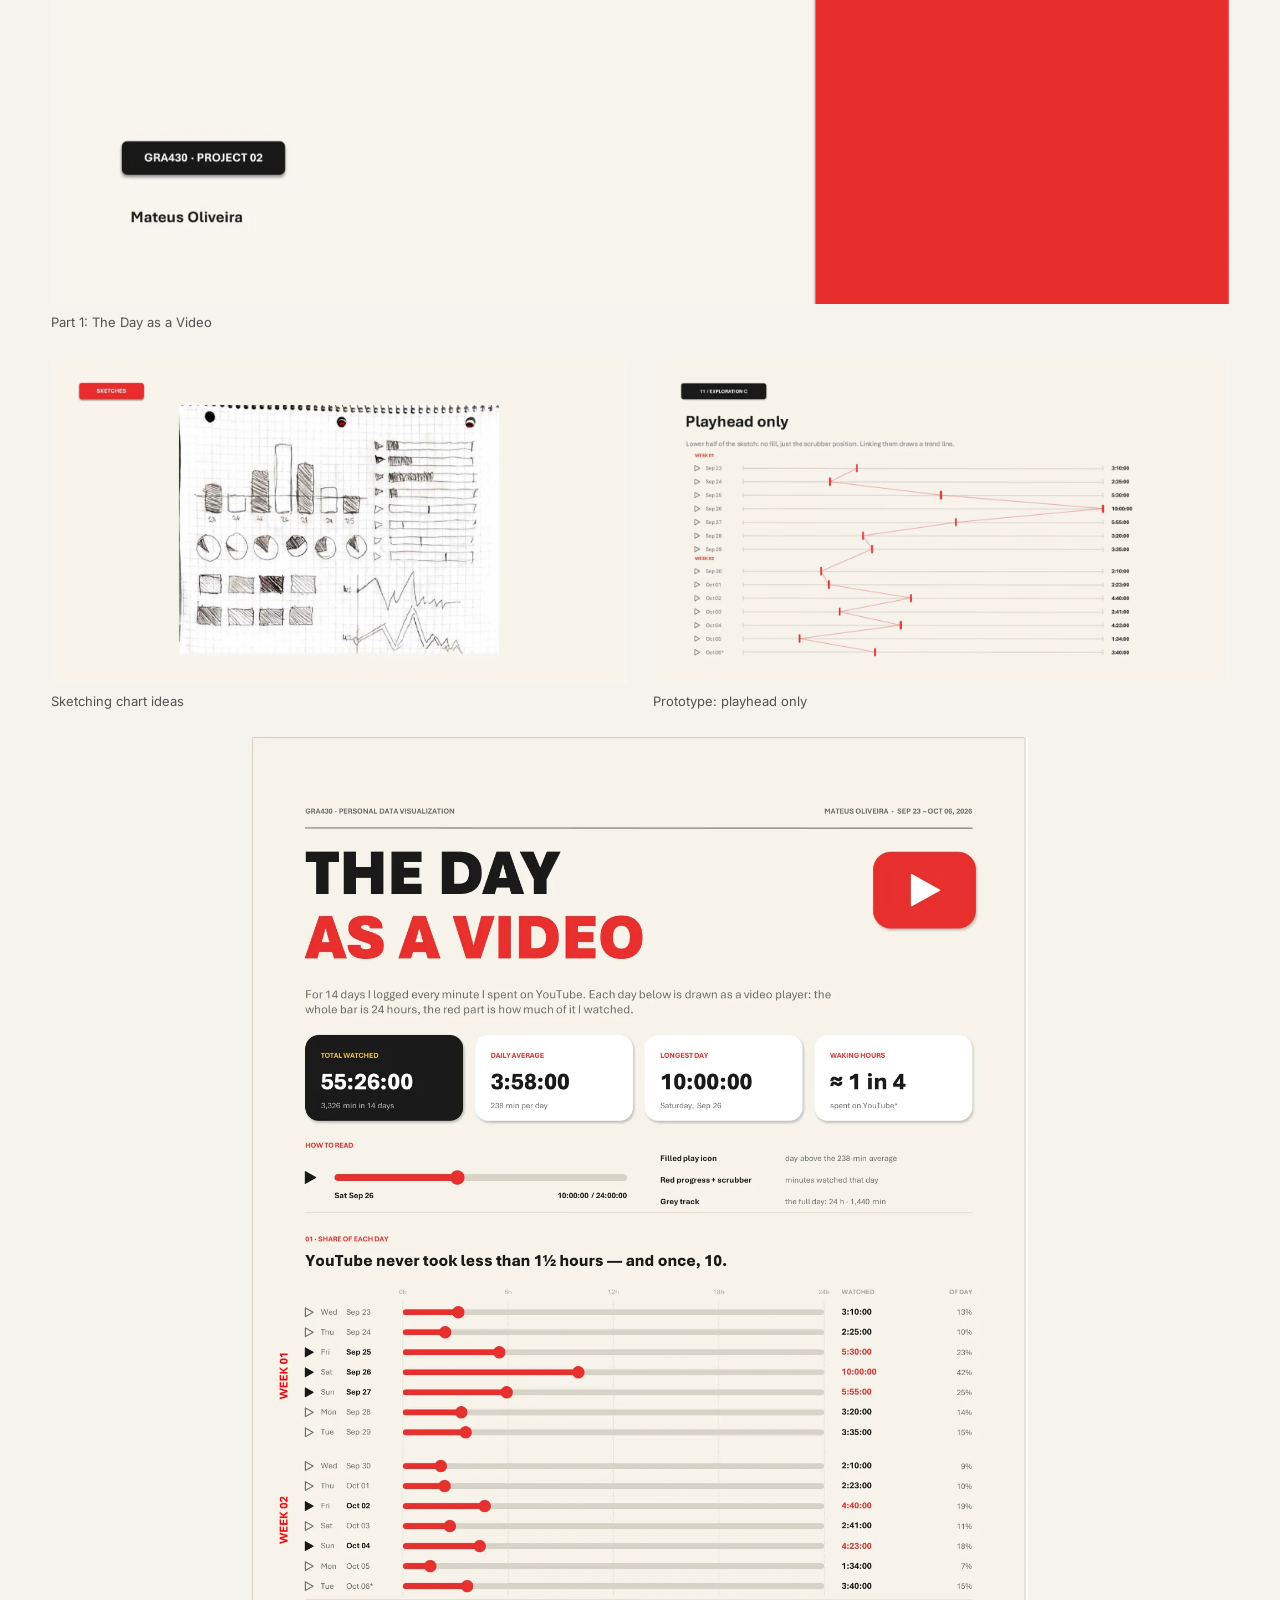
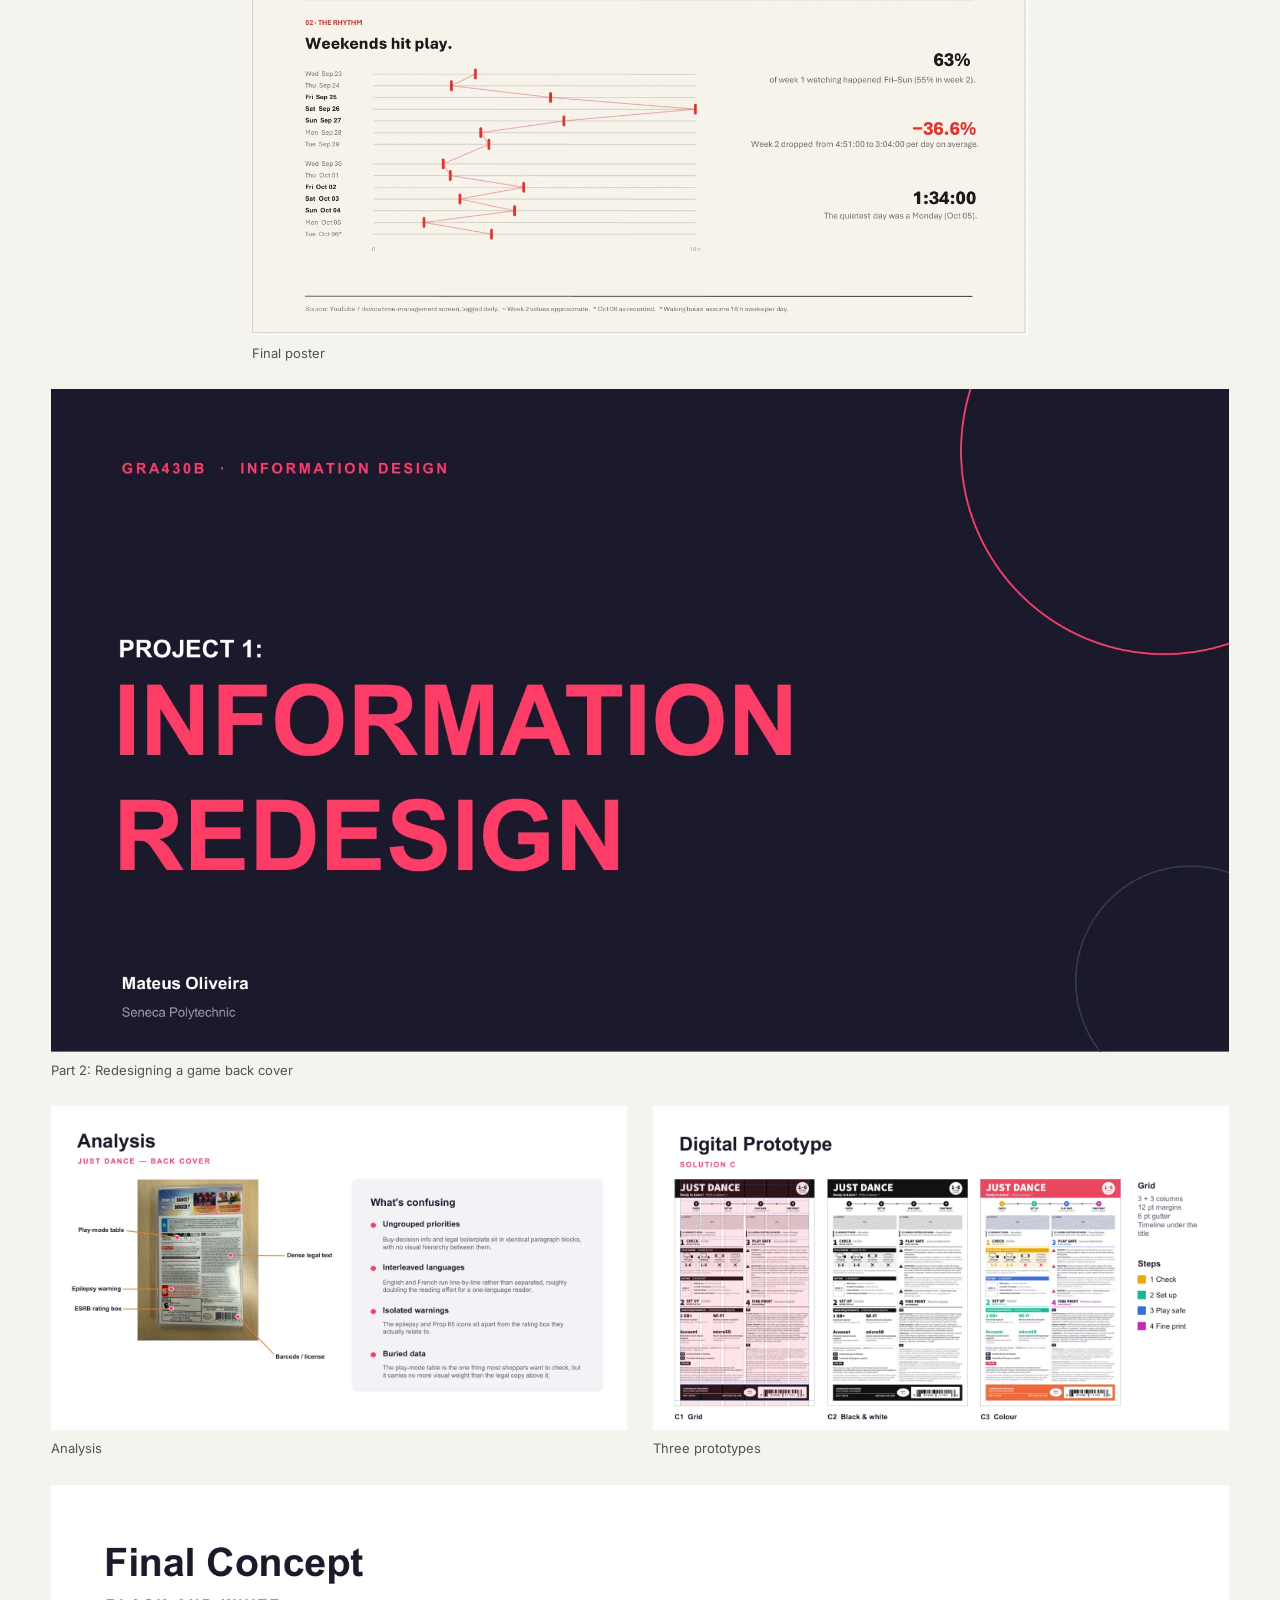
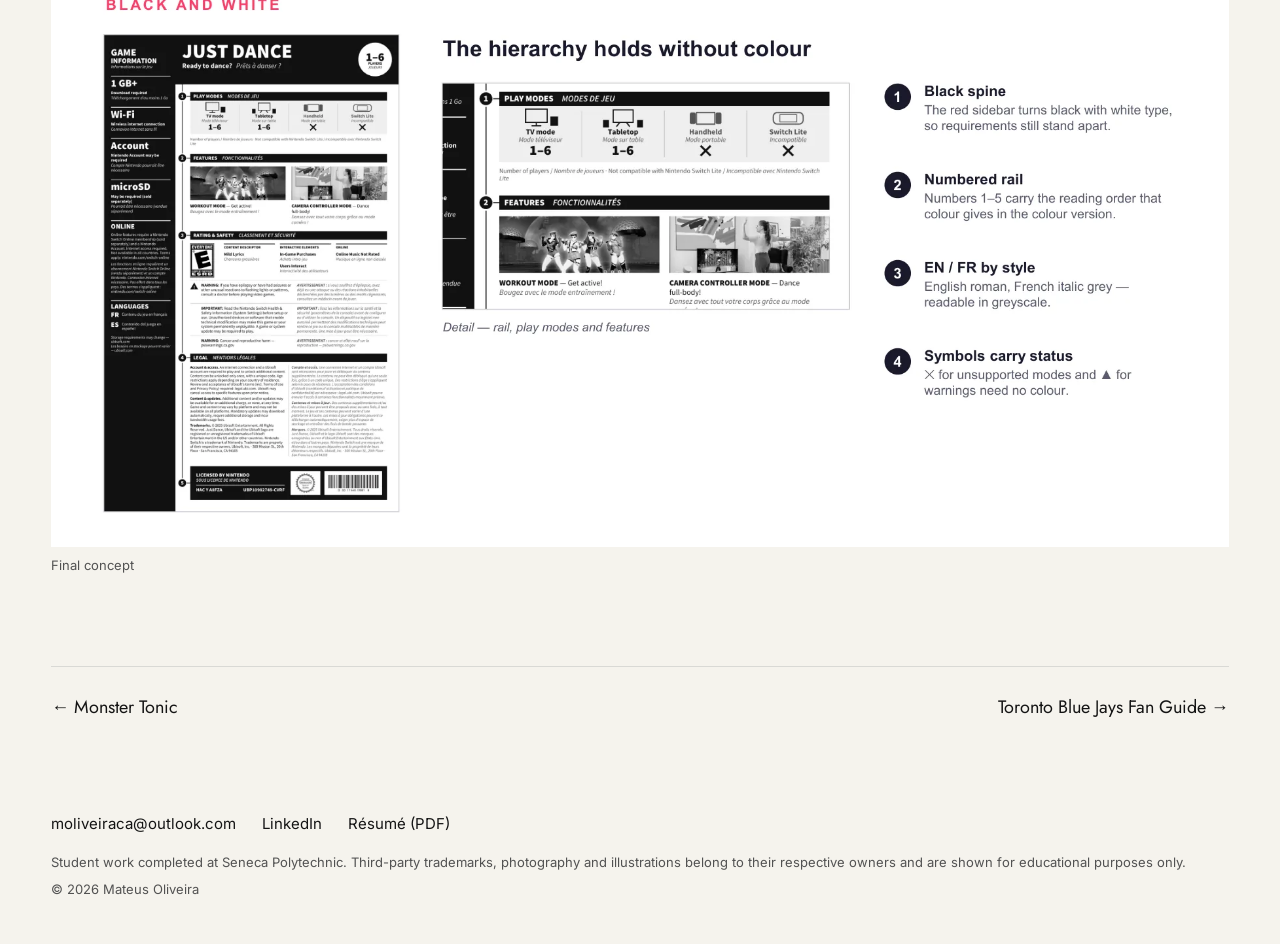
<file: projects/information-design.html>
<!doctype html>
<html lang="en"><head><meta charset="utf-8">
<meta name="viewport" content="width=device-width,initial-scale=1">
<title>Information Design | Mateus Oliveira</title>
<meta name="description" content="Two studies in making complex information clear: a personal data visualization and the redesign of a game&#x27;s back cover.">
<meta property="og:title" content="Information Design | Mateus Oliveira"><meta property="og:description" content="Two studies in making complex information clear: a personal data visualization and the redesign of a game&#x27;s back cover."><meta property="og:image" content="../assets/img/information-design/cover.webp">
<link rel="icon" href="../favicon.ico" sizes="any"><link rel="icon" type="image/png" sizes="32x32" href="../favicon-32.png"><link rel="apple-touch-icon" href="../apple-touch-icon.png">
<link rel="preconnect" href="https://fonts.googleapis.com"><link rel="preconnect" href="https://fonts.gstatic.com" crossorigin>
<link href="https://fonts.googleapis.com/css2?family=Inter:wght@400;500&family=Jost:wght@300;400;500&display=swap" rel="stylesheet">
<link rel="stylesheet" href="../assets/css/style.css">
</head><body class="projpage"><header class="top"><a class="logo" href="../index.html"><img src="../icon-512.png" alt="" width="32" height="32">Mateus Oliveira</a>
<nav aria-label="Portfolio navigation"><a href="../index.html#work">Work</a><a href="#info" class="info-open" aria-controls="info">About</a><a href="../assets/Mateus_Oliveira_Resume.pdf" target="_blank" rel="noopener">Résumé</a><a href="mailto:moliveiraca@outlook.com">Contact</a></nav></header><main class="proj">
<section class="phead"><p class="eyebrow">Data visualization · 2026</p><h1>Information Design</h1><p class="lead">Two studies in making complex information clear: a personal data visualization and the redesign of a game&#x27;s back cover.</p></section>
<img class="phero" src="../assets/img/information-design/hero.webp" alt="Information Design" width="2000" height="1000">
<section class="pinfo" aria-labelledby="overview"><div><h2 id="overview">Project Overview</h2><p>The Day as a Video visualizes 14 days of my YouTube watch time (1,291 minutes) as a poster that moves from sketches to prototypes to a refined layout. The Just Dance back-cover redesign starts by mapping what confuses readers (ungrouped priorities, interleaved languages, buried data) and tests three prototypes before settling on a black-and-white hierarchy.</p><p class="note">Academic project. Game packaging belongs to its owner and is shown for study purposes.</p></div><dl><div><dt>Year</dt><dd>2026</dd></div><div><dt>Course</dt><dd>Information Design (GRA430)</dd></div><div><dt>Tools</dt><dd>Illustrator</dd></div><div><dt>Type</dt><dd>Data visualization</dd></div></dl></section>
<section class="gallery"><figure class="g full reveal"><img src="../assets/img/information-design/img-01.webp" alt="Personal data visualization title slide" width="1800" height="1013" loading="lazy" data-full>
<figcaption>Part 1: The Day as a Video</figcaption></figure><figure class="g half reveal"><img src="../assets/img/information-design/img-02.webp" alt="Hand sketches of chart ideas" width="1500" height="844" loading="lazy" data-full>
<figcaption>Sketching chart ideas</figcaption></figure><figure class="g half reveal"><img src="../assets/img/information-design/img-03.webp" alt="Playhead chart prototype" width="1500" height="844" loading="lazy" data-full>
<figcaption>Prototype: playhead only</figcaption></figure><figure class="g narrow reveal"><img src="../assets/img/information-design/img-04.webp" alt="Final data poster The Day as a Video" width="1400" height="2159" loading="lazy" data-full>
<figcaption>Final poster</figcaption></figure><figure class="g full reveal"><img src="../assets/img/information-design/img-05.webp" alt="Information redesign title slide" width="1800" height="1013" loading="lazy" data-full>
<figcaption>Part 2: Redesigning a game back cover</figcaption></figure><figure class="g half reveal"><img src="../assets/img/information-design/img-06.webp" alt="Analysis of what confuses readers" width="1500" height="844" loading="lazy" data-full>
<figcaption>Analysis</figcaption></figure><figure class="g half reveal"><img src="../assets/img/information-design/img-07.webp" alt="Three digital prototypes" width="1500" height="844" loading="lazy" data-full>
<figcaption>Three prototypes</figcaption></figure><figure class="g full reveal"><img src="../assets/img/information-design/img-08.webp" alt="Final concept in black and white" width="1800" height="1013" loading="lazy" data-full>
<figcaption>Final concept</figcaption></figure></section>
<nav class="pn"><a href="monster-tonic.html">← Monster Tonic</a><a href="toronto-blue-jays-guide.html">Toronto Blue Jays Fan Guide →</a></nav>
</main><footer><p class="flinks"><a href="mailto:moliveiraca@outlook.com">moliveiraca@outlook.com</a> <a href="https://www.linkedin.com/in/mateus-poliveira" target="_blank" rel="noopener">LinkedIn</a> <a href="../assets/Mateus_Oliveira_Resume.pdf" target="_blank" rel="noopener">Résumé (PDF)</a></p><p>Student work completed at Seneca Polytechnic. Third-party trademarks, photography and illustrations belong to their respective owners and are shown for educational purposes only.</p><p>© 2026 Mateus Oliveira</p></footer>
<aside class="panel" id="info" aria-label="Info" hidden><div class="panel-in">
<button class="panel-x" aria-label="Close">Close ×</button>
<p class="p-lead">I design editorial, branding and packaging with a bias for strong typography and clear hierarchy.</p>
<div class="p-cols"><div class="p-about"><p>I&#x27;m a graphic designer based in Toronto, finishing the Graphic Design program at Seneca Polytechnic in 2026. My work spans magazine layout, brand identity, packaging and information design.</p><p>From 2023 to 2025 I worked as a freelance illustrator, creating character designs, concept art, book and comic illustration, and social media graphics for clients, along with logos and mascots for small businesses and creators. Today I also supervise a team at the Seneca Student Federation, so I am used to deadlines, feedback and working with people.</p><p class="p-status">Graduating from Seneca Polytechnic in 2026 and open to junior graphic design roles in the GTA.</p></div>
<div class="p-facts"><h4>Skills</h4><p>Brand identity, Editorial &amp; layout, Packaging, Information design, Typography, Poster design, Digital illustration, Character design</p><h4>Tools</h4><p>Adobe Illustrator, Adobe InDesign, Adobe Photoshop, Procreate</p><h4>Languages</h4><p>English (fluent), Portuguese (native)</p><h4>Education</h4><p>Graphic Design, Seneca Polytechnic (2026)</p></div>
<div class="p-exp"><h4>Experience</h4><ul><li><b>Staff Supervisor</b>, Seneca Student Federation<span>Aug 2025 – Present</span></li><li><b>Event Staff</b>, Seneca Student Federation<span>Jan 2025 – Aug 2025</span></li><li><b>Freelance Illustrator</b>, Self-employed<span>Jul 2023 – Aug 2025</span></li><li><b>Administrative Assistant</b>, Baterias Heliar<span>Jan 2022 – Jul 2023</span></li></ul><h4>Contact</h4><ul class="p-links"><li><a href="mailto:moliveiraca@outlook.com">moliveiraca@outlook.com</a></li><li><a href="https://www.linkedin.com/in/mateus-poliveira" target="_blank" rel="noopener">LinkedIn</a></li><li><a href="../assets/Mateus_Oliveira_Resume.pdf" target="_blank" rel="noopener">Résumé (PDF)</a></li></ul></div></div>
</div></aside>
<div class="lb" hidden><button class="x" aria-label="Close">×</button><button class="p" aria-label="Previous">‹</button><button class="n" aria-label="Next">›</button><img alt=""><p></p></div><script src="../assets/js/main.js"></script></body></html>
</file>
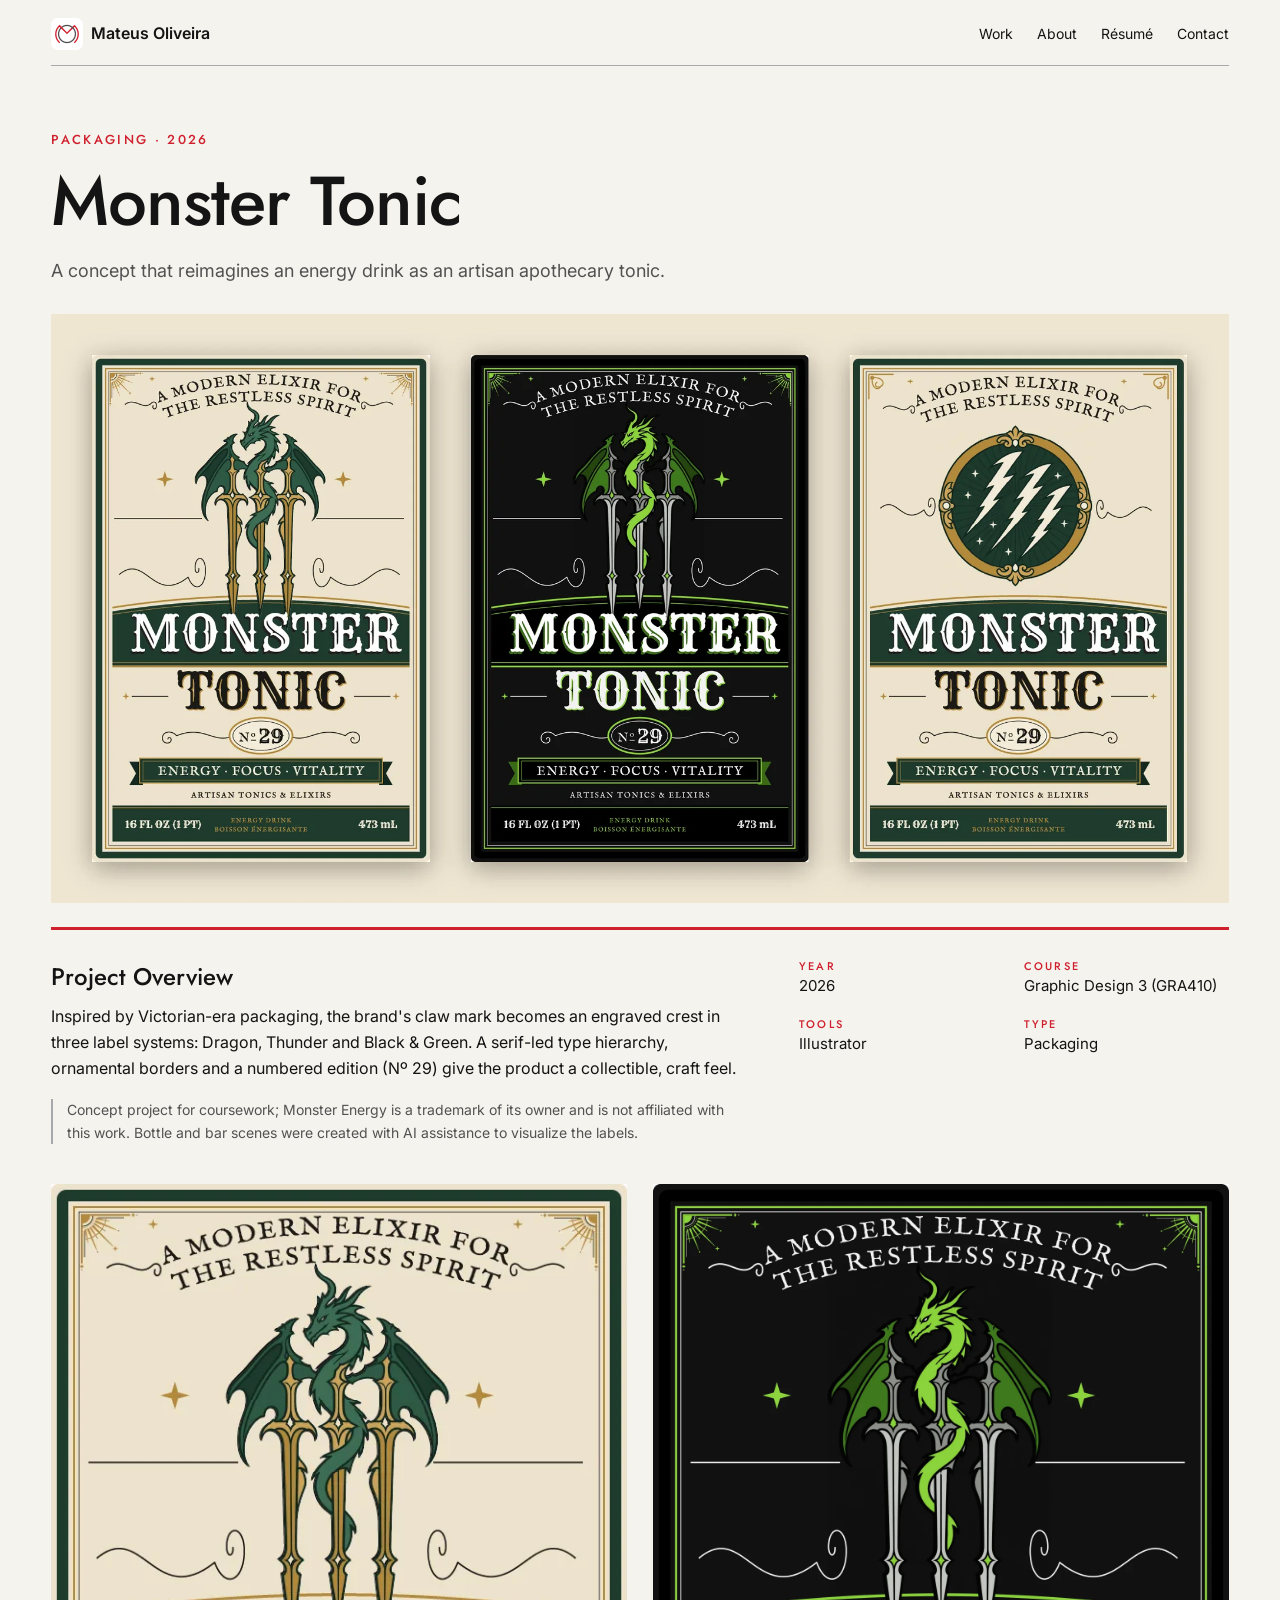
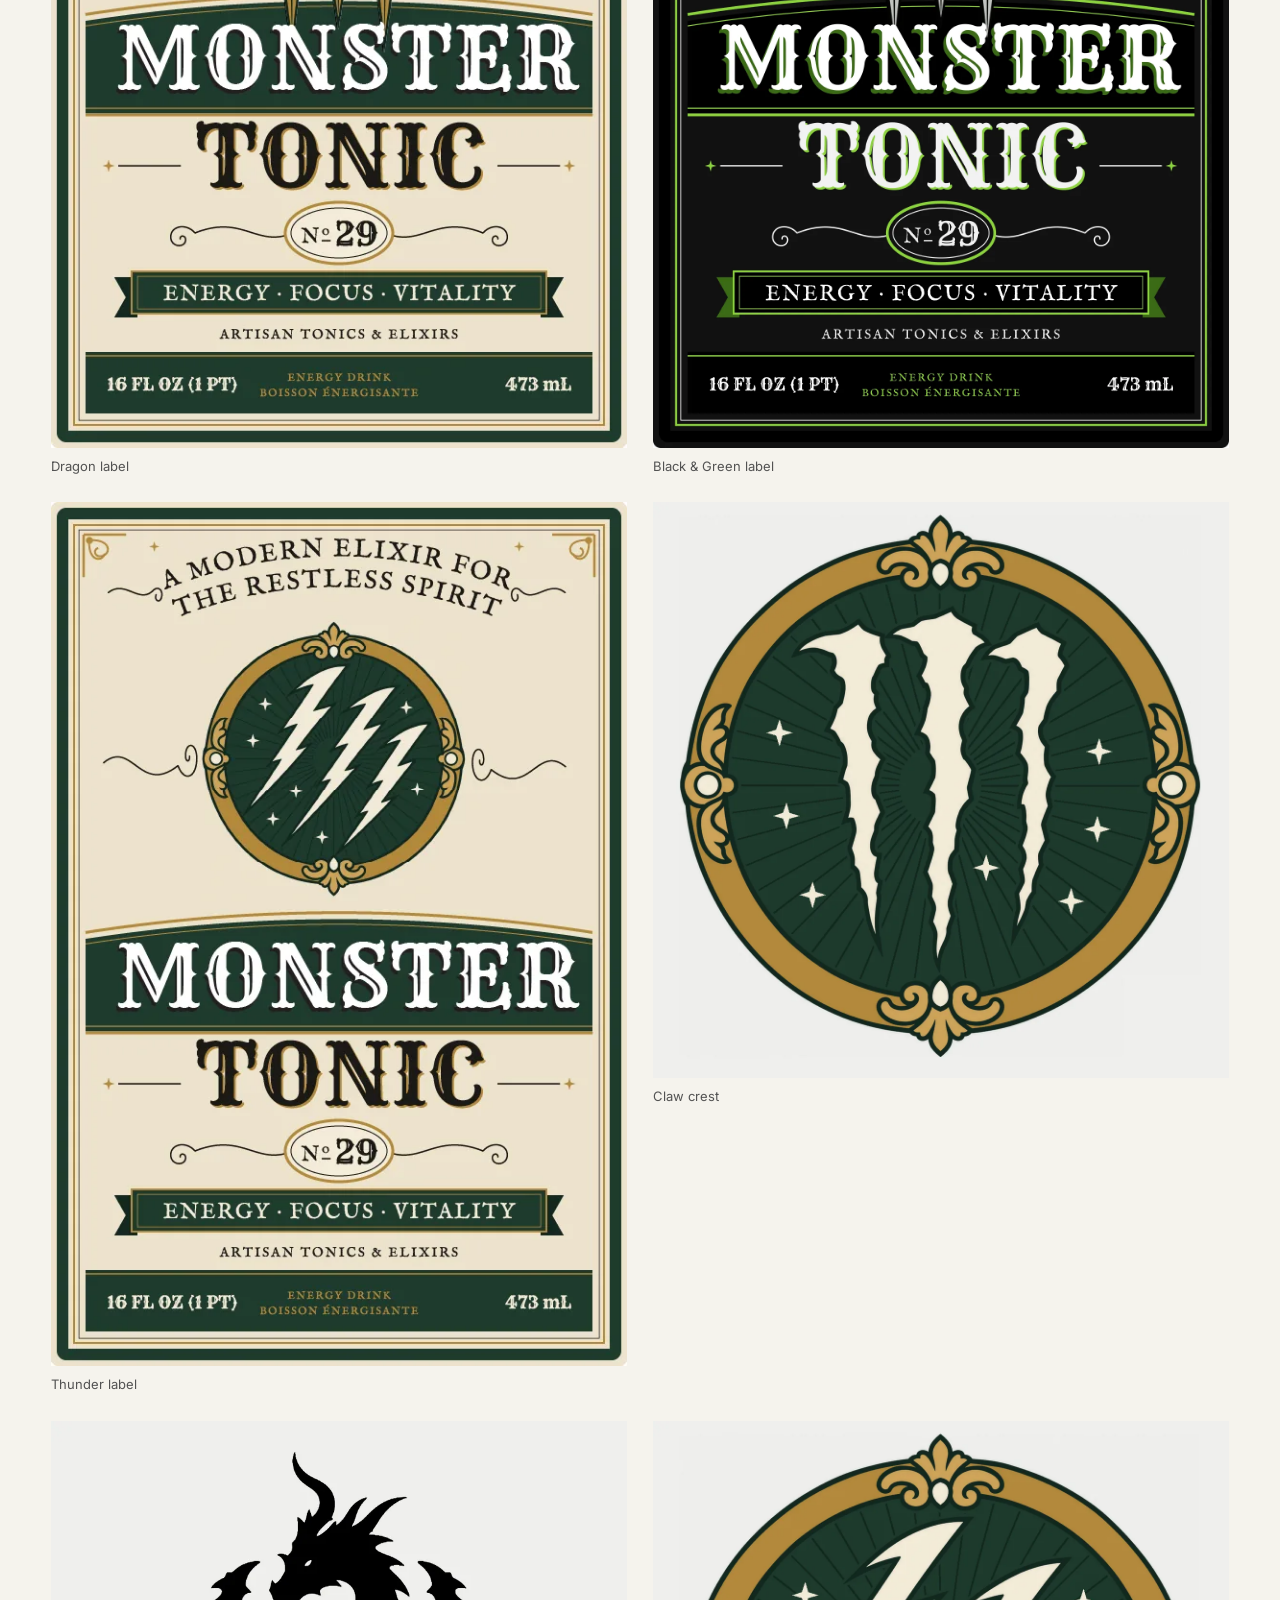
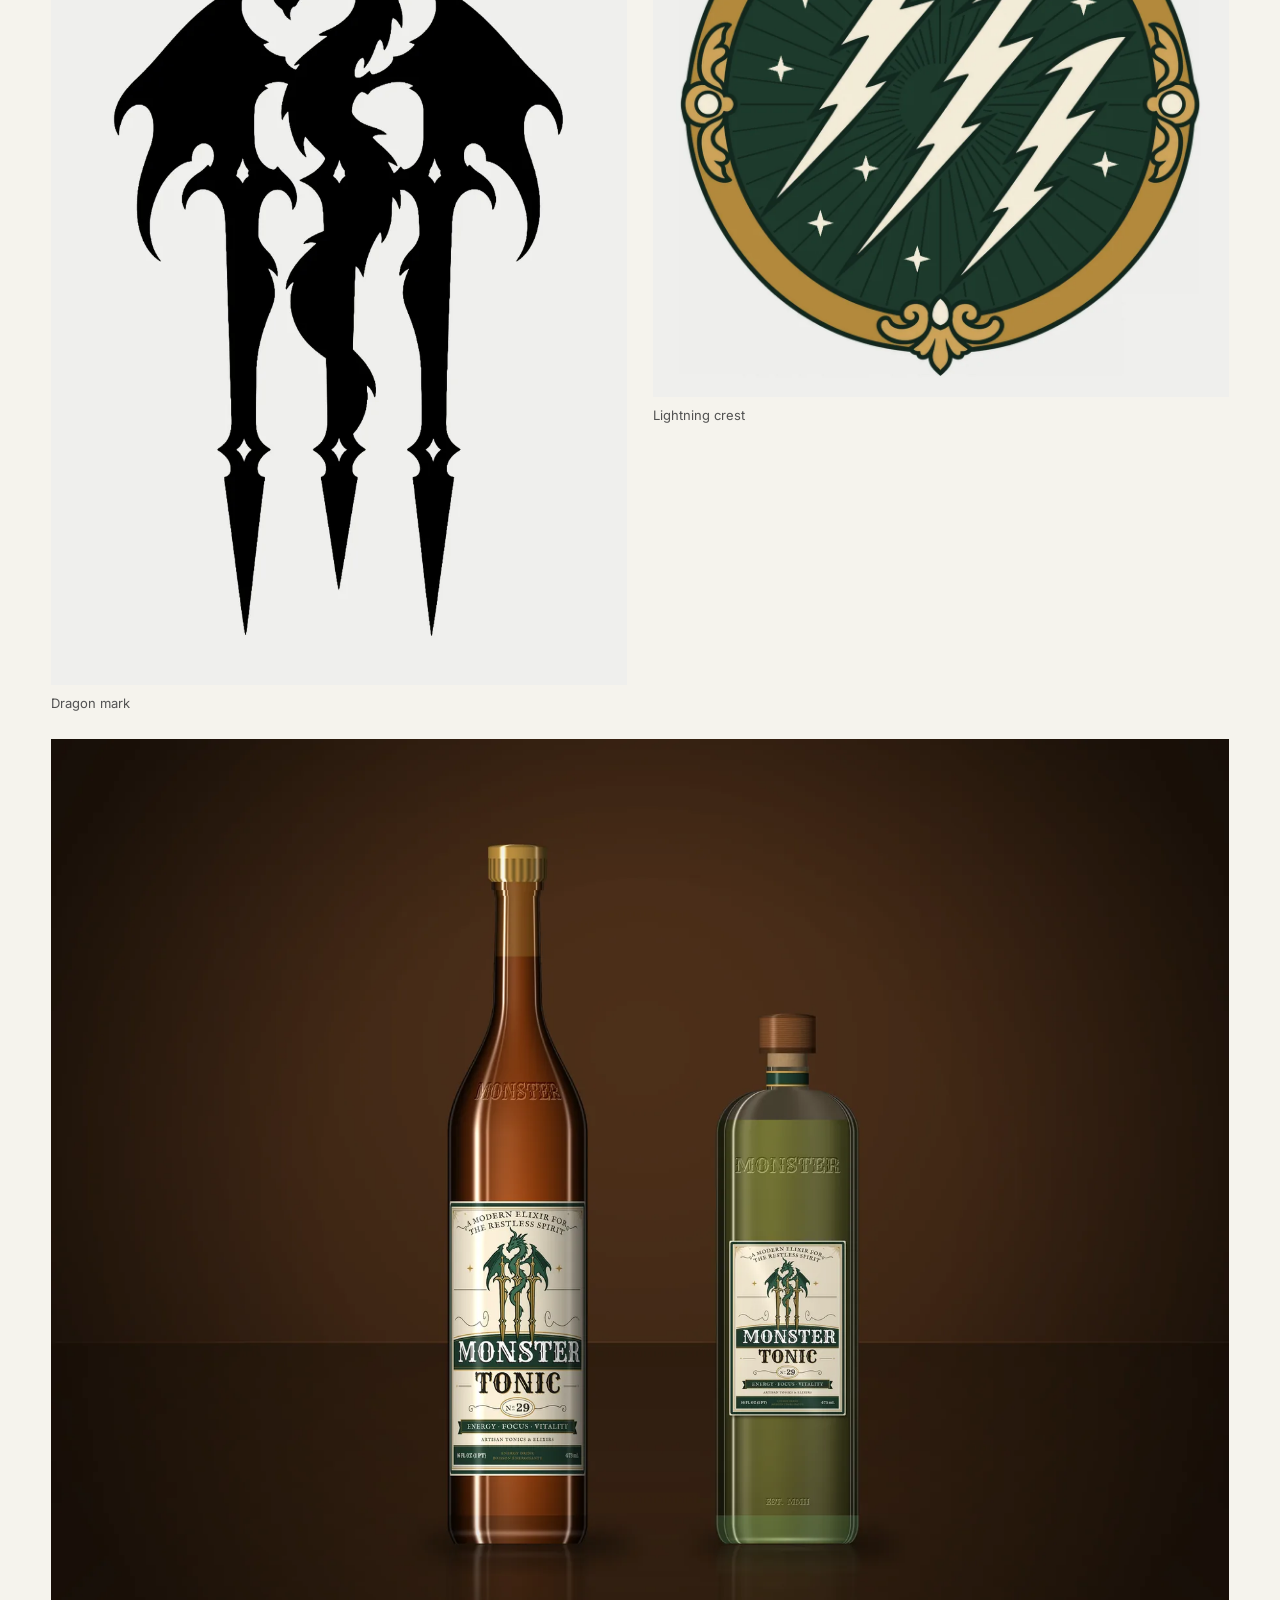
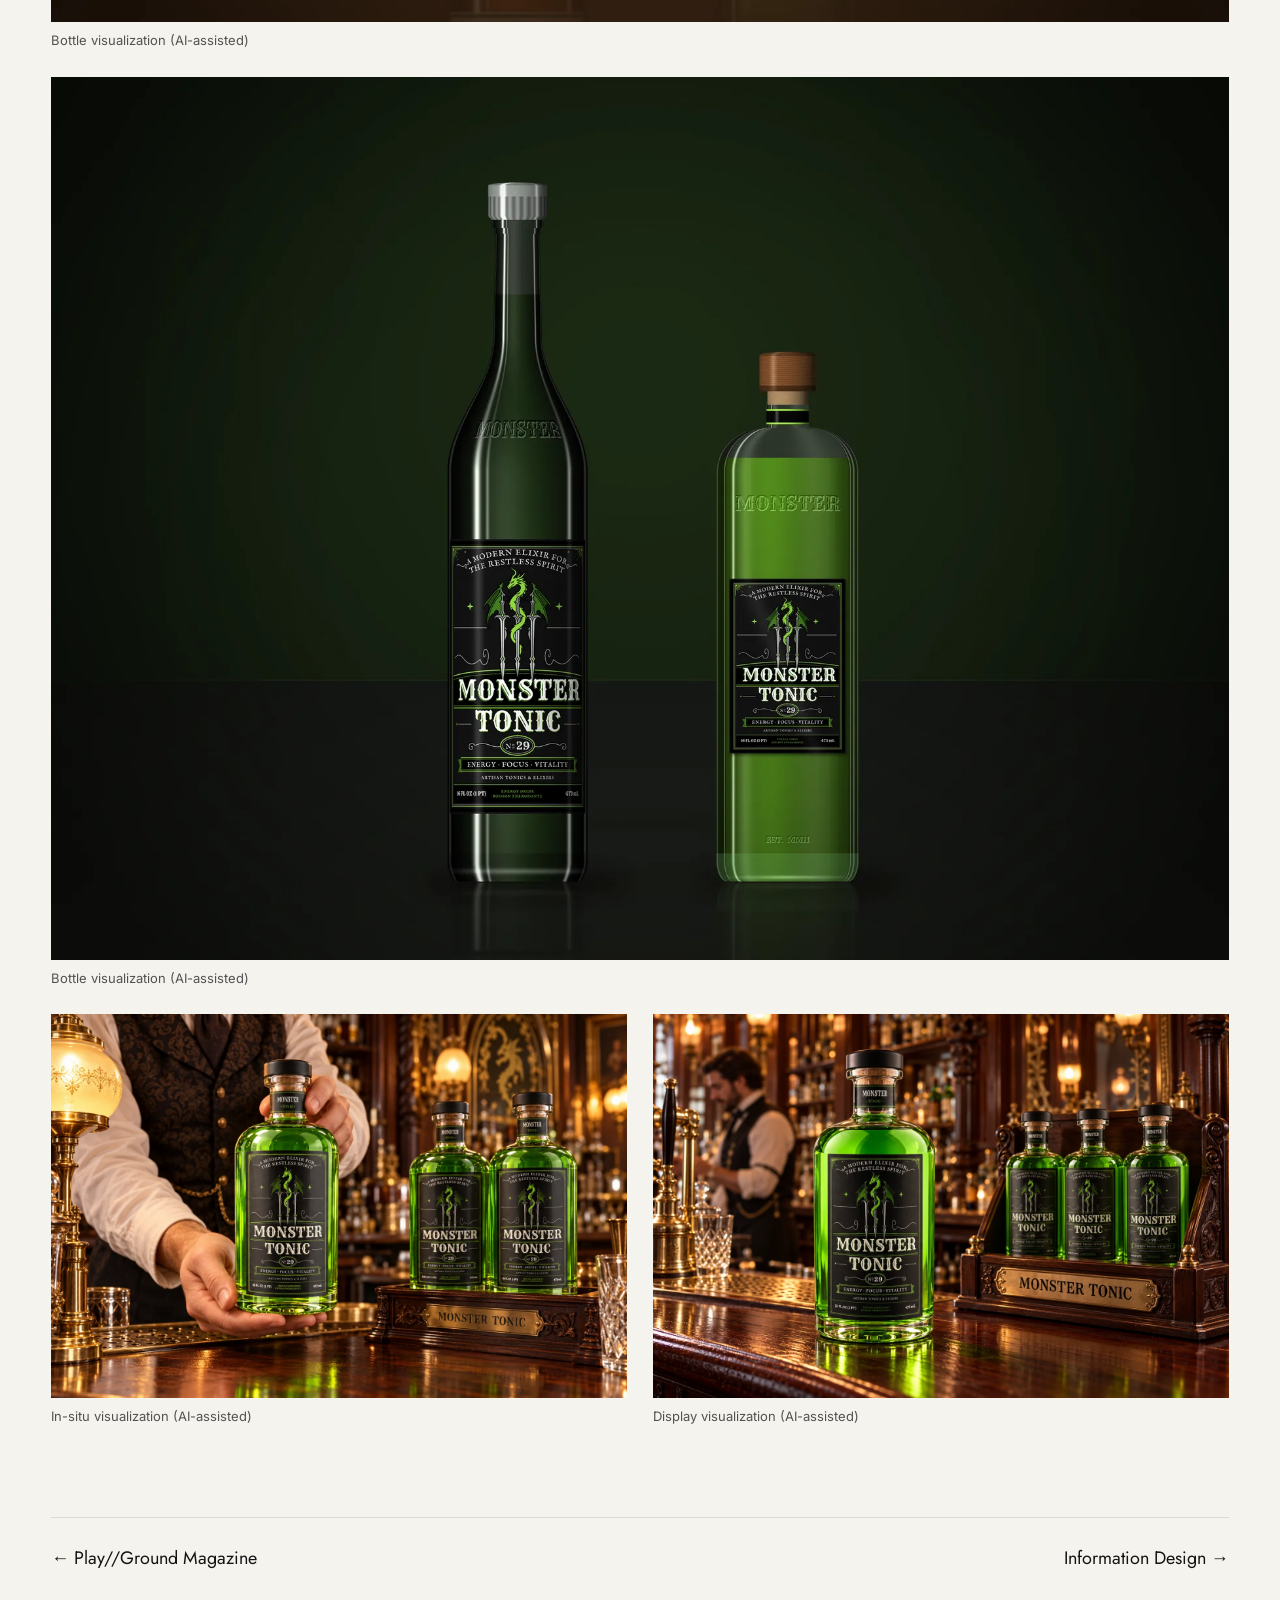
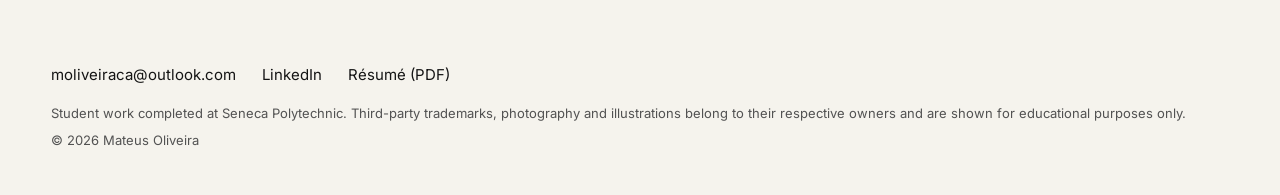
<file: projects/monster-tonic.html>
<!doctype html>
<html lang="en"><head><meta charset="utf-8">
<meta name="viewport" content="width=device-width,initial-scale=1">
<title>Monster Tonic | Mateus Oliveira</title>
<meta name="description" content="A concept that reimagines an energy drink as an artisan apothecary tonic.">
<meta property="og:title" content="Monster Tonic | Mateus Oliveira"><meta property="og:description" content="A concept that reimagines an energy drink as an artisan apothecary tonic."><meta property="og:image" content="../assets/img/monster-tonic/cover.webp">
<link rel="icon" href="../favicon.ico" sizes="any"><link rel="icon" type="image/png" sizes="32x32" href="../favicon-32.png"><link rel="apple-touch-icon" href="../apple-touch-icon.png">
<link rel="preconnect" href="https://fonts.googleapis.com"><link rel="preconnect" href="https://fonts.gstatic.com" crossorigin>
<link href="https://fonts.googleapis.com/css2?family=Inter:wght@400;500&family=Jost:wght@300;400;500&display=swap" rel="stylesheet">
<link rel="stylesheet" href="../assets/css/style.css">
</head><body class="projpage"><header class="top"><a class="logo" href="../index.html"><img src="../icon-512.png" alt="" width="32" height="32">Mateus Oliveira</a>
<nav aria-label="Portfolio navigation"><a href="../index.html#work">Work</a><a href="#info" class="info-open" aria-controls="info">About</a><a href="../assets/Mateus_Oliveira_Resume.pdf" target="_blank" rel="noopener">Résumé</a><a href="mailto:moliveiraca@outlook.com">Contact</a></nav></header><main class="proj">
<section class="phead"><p class="eyebrow">Packaging · 2026</p><h1>Monster Tonic</h1><p class="lead">A concept that reimagines an energy drink as an artisan apothecary tonic.</p></section>
<img class="phero" src="../assets/img/monster-tonic/hero.webp" alt="Monster Tonic" width="2000" height="1000">
<section class="pinfo" aria-labelledby="overview"><div><h2 id="overview">Project Overview</h2><p>Inspired by Victorian-era packaging, the brand&#x27;s claw mark becomes an engraved crest in three label systems: Dragon, Thunder and Black &amp; Green. A serif-led type hierarchy, ornamental borders and a numbered edition (Nº 29) give the product a collectible, craft feel.</p><p class="note">Concept project for coursework; Monster Energy is a trademark of its owner and is not affiliated with this work. Bottle and bar scenes were created with AI assistance to visualize the labels.</p></div><dl><div><dt>Year</dt><dd>2026</dd></div><div><dt>Course</dt><dd>Graphic Design 3 (GRA410)</dd></div><div><dt>Tools</dt><dd>Illustrator</dd></div><div><dt>Type</dt><dd>Packaging</dd></div></dl></section>
<section class="gallery"><figure class="g half reveal"><img src="../assets/img/monster-tonic/img-01.webp" alt="Dragon label on cream" width="600" height="900" loading="lazy" data-full>
<figcaption>Dragon label</figcaption></figure><figure class="g half reveal"><img src="../assets/img/monster-tonic/img-02.webp" alt="Black and green label" width="1400" height="2100" loading="lazy" data-full>
<figcaption>Black &amp; Green label</figcaption></figure><figure class="g half reveal"><img src="../assets/img/monster-tonic/img-03.webp" alt="Thunder label on cream" width="600" height="900" loading="lazy" data-full>
<figcaption>Thunder label</figcaption></figure><figure class="g half reveal"><img src="../assets/img/monster-tonic/img-04.webp" alt="Claw crest emblem" width="1200" height="1200" loading="lazy" data-full>
<figcaption>Claw crest</figcaption></figure><figure class="g half reveal"><img src="../assets/img/monster-tonic/img-05.webp" alt="Dragon and claws silhouette" width="900" height="1350" loading="lazy" data-full>
<figcaption>Dragon mark</figcaption></figure><figure class="g half reveal"><img src="../assets/img/monster-tonic/img-06.webp" alt="Lightning crest emblem" width="1200" height="1200" loading="lazy" data-full>
<figcaption>Lightning crest</figcaption></figure><figure class="g full reveal"><img src="../assets/img/monster-tonic/img-07.webp" alt="Bottle mockup in cream and amber" width="1800" height="1350" loading="lazy" data-full>
<figcaption>Bottle visualization (AI-assisted)</figcaption></figure><figure class="g full reveal"><img src="../assets/img/monster-tonic/img-08.webp" alt="Black and green bottle mockup" width="1800" height="1350" loading="lazy" data-full>
<figcaption>Bottle visualization (AI-assisted)</figcaption></figure><figure class="g half reveal"><img src="../assets/img/monster-tonic/img-09.webp" alt="Bartender presenting the tonic" width="1500" height="1000" loading="lazy" data-full>
<figcaption>In-situ visualization (AI-assisted)</figcaption></figure><figure class="g half reveal"><img src="../assets/img/monster-tonic/img-10.webp" alt="Tonic bottles on a bar display" width="1500" height="1000" loading="lazy" data-full>
<figcaption>Display visualization (AI-assisted)</figcaption></figure></section>
<nav class="pn"><a href="playground-magazine.html">← Play//Ground Magazine</a><a href="information-design.html">Information Design →</a></nav>
</main><footer><p class="flinks"><a href="mailto:moliveiraca@outlook.com">moliveiraca@outlook.com</a> <a href="https://www.linkedin.com/in/mateus-poliveira" target="_blank" rel="noopener">LinkedIn</a> <a href="../assets/Mateus_Oliveira_Resume.pdf" target="_blank" rel="noopener">Résumé (PDF)</a></p><p>Student work completed at Seneca Polytechnic. Third-party trademarks, photography and illustrations belong to their respective owners and are shown for educational purposes only.</p><p>© 2026 Mateus Oliveira</p></footer>
<aside class="panel" id="info" aria-label="Info" hidden><div class="panel-in">
<button class="panel-x" aria-label="Close">Close ×</button>
<p class="p-lead">I design editorial, branding and packaging with a bias for strong typography and clear hierarchy.</p>
<div class="p-cols"><div class="p-about"><p>I&#x27;m a graphic designer based in Toronto, finishing the Graphic Design program at Seneca Polytechnic in 2026. My work spans magazine layout, brand identity, packaging and information design.</p><p>From 2023 to 2025 I worked as a freelance illustrator, creating character designs, concept art, book and comic illustration, and social media graphics for clients, along with logos and mascots for small businesses and creators. Today I also supervise a team at the Seneca Student Federation, so I am used to deadlines, feedback and working with people.</p><p class="p-status">Graduating from Seneca Polytechnic in 2026 and open to junior graphic design roles in the GTA.</p></div>
<div class="p-facts"><h4>Skills</h4><p>Brand identity, Editorial &amp; layout, Packaging, Information design, Typography, Poster design, Digital illustration, Character design</p><h4>Tools</h4><p>Adobe Illustrator, Adobe InDesign, Adobe Photoshop, Procreate</p><h4>Languages</h4><p>English (fluent), Portuguese (native)</p><h4>Education</h4><p>Graphic Design, Seneca Polytechnic (2026)</p></div>
<div class="p-exp"><h4>Experience</h4><ul><li><b>Staff Supervisor</b>, Seneca Student Federation<span>Aug 2025 – Present</span></li><li><b>Event Staff</b>, Seneca Student Federation<span>Jan 2025 – Aug 2025</span></li><li><b>Freelance Illustrator</b>, Self-employed<span>Jul 2023 – Aug 2025</span></li><li><b>Administrative Assistant</b>, Baterias Heliar<span>Jan 2022 – Jul 2023</span></li></ul><h4>Contact</h4><ul class="p-links"><li><a href="mailto:moliveiraca@outlook.com">moliveiraca@outlook.com</a></li><li><a href="https://www.linkedin.com/in/mateus-poliveira" target="_blank" rel="noopener">LinkedIn</a></li><li><a href="../assets/Mateus_Oliveira_Resume.pdf" target="_blank" rel="noopener">Résumé (PDF)</a></li></ul></div></div>
</div></aside>
<div class="lb" hidden><button class="x" aria-label="Close">×</button><button class="p" aria-label="Previous">‹</button><button class="n" aria-label="Next">›</button><img alt=""><p></p></div><script src="../assets/js/main.js"></script></body></html>
</file>
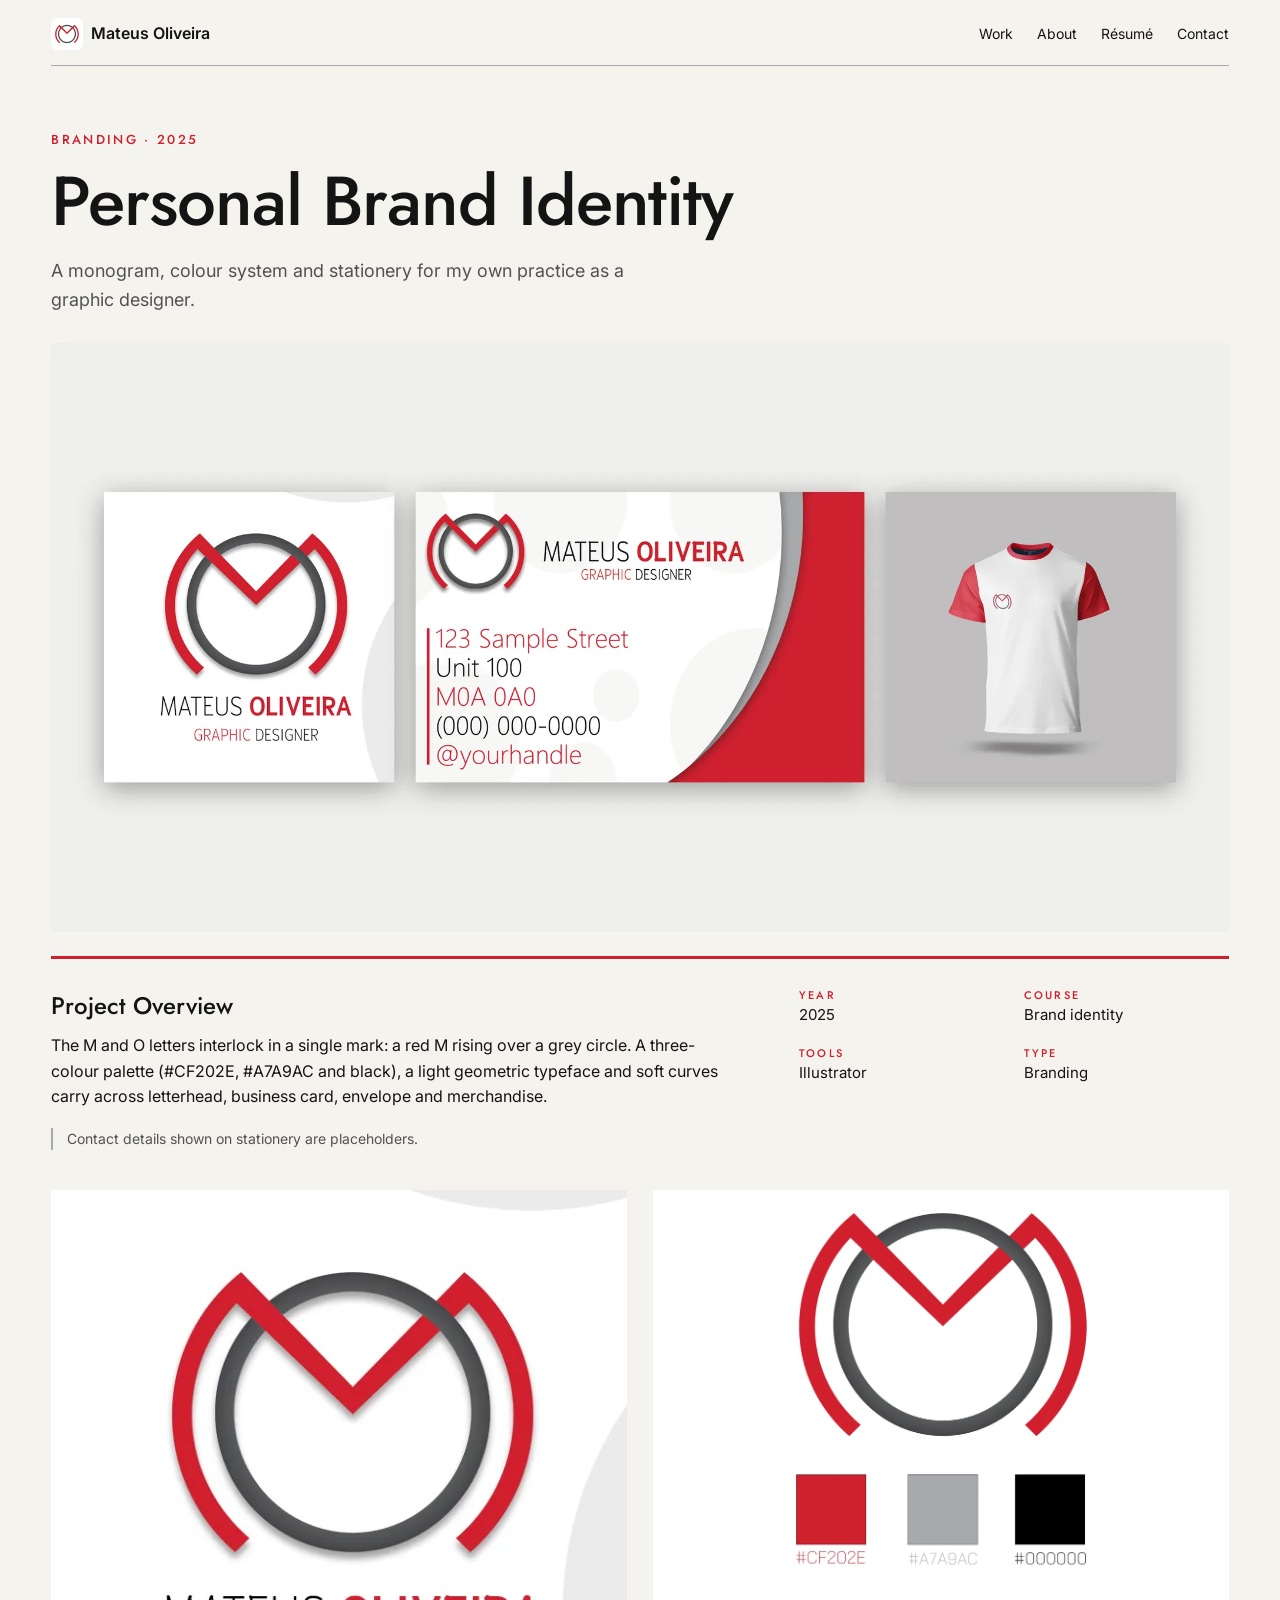
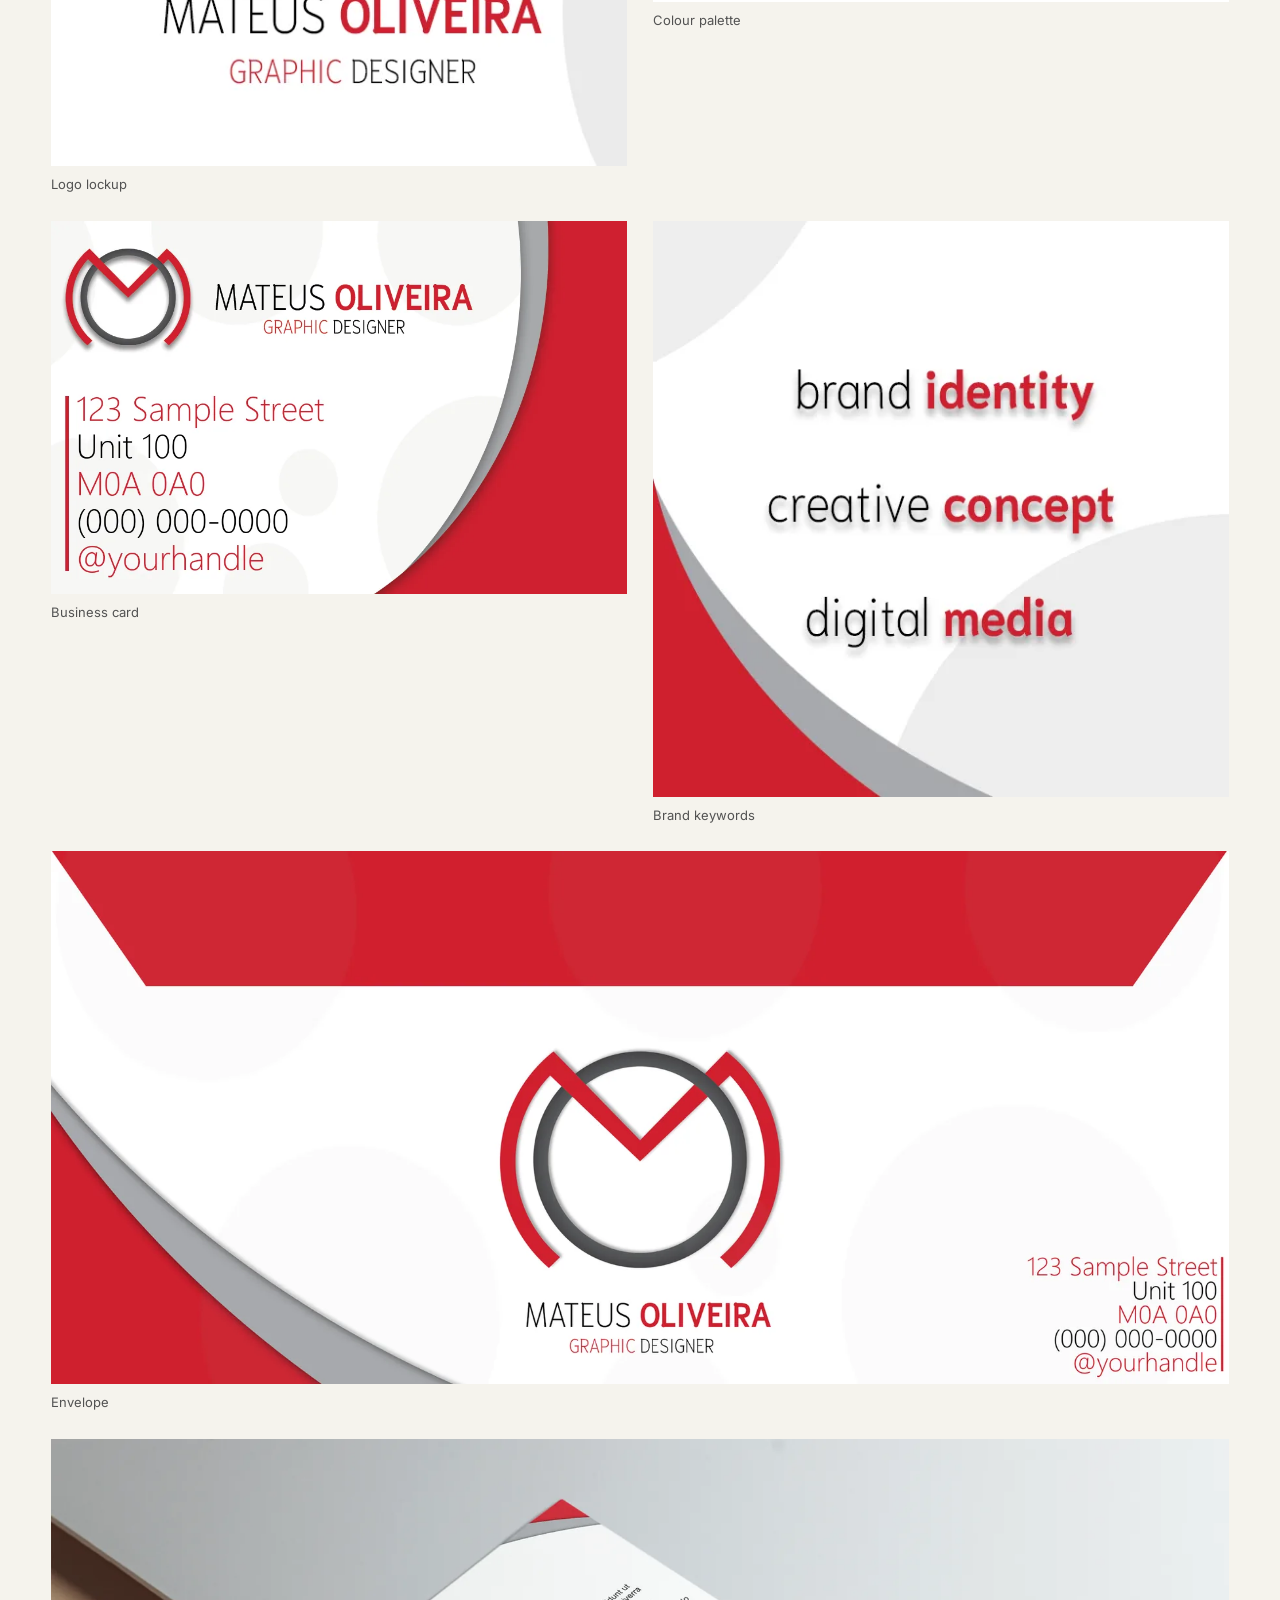
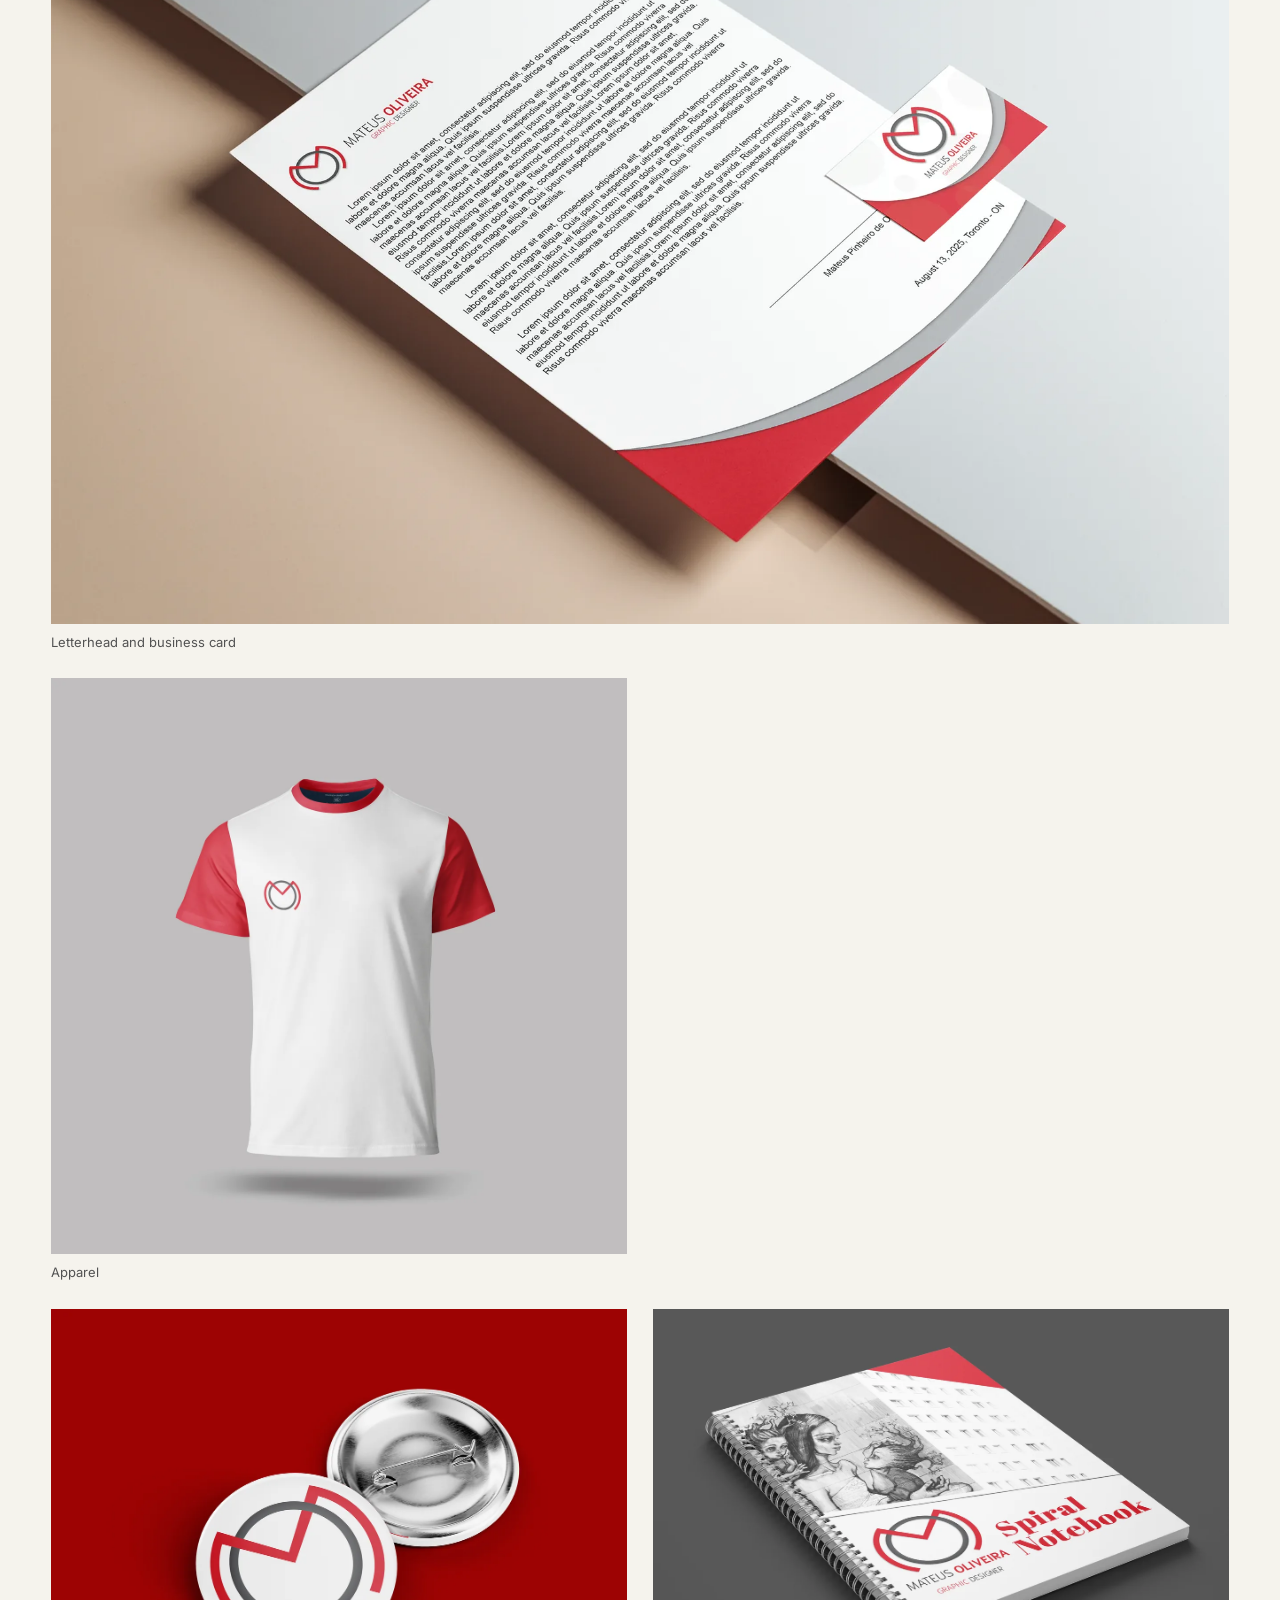
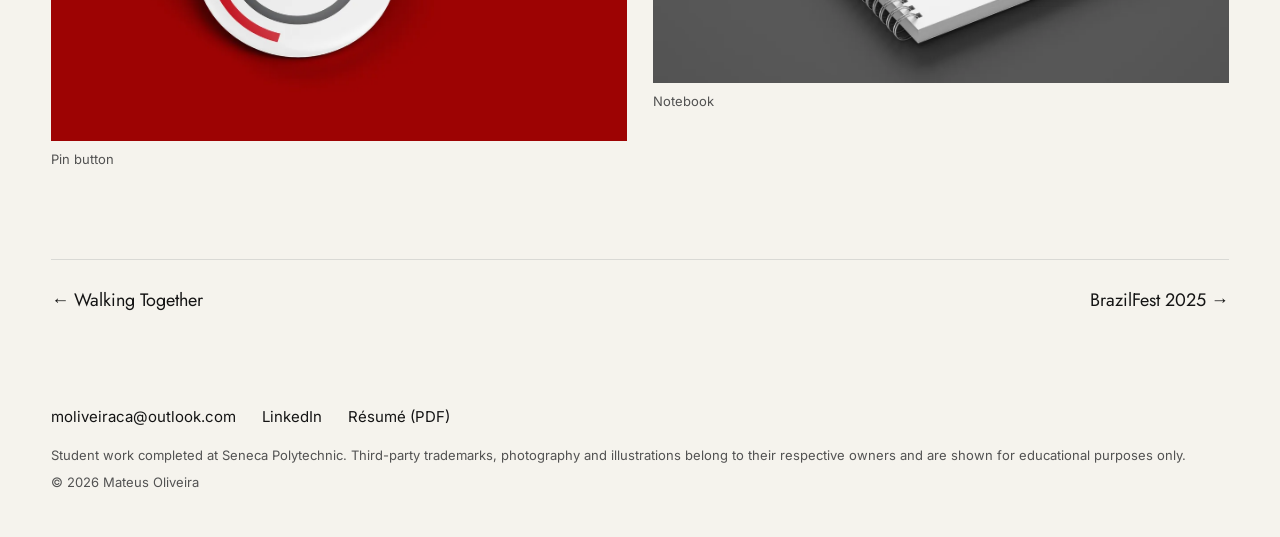
<file: projects/personal-brand-identity.html>
<!doctype html>
<html lang="en"><head><meta charset="utf-8">
<meta name="viewport" content="width=device-width,initial-scale=1">
<title>Personal Brand Identity | Mateus Oliveira</title>
<meta name="description" content="A monogram, colour system and stationery for my own practice as a graphic designer.">
<meta property="og:title" content="Personal Brand Identity | Mateus Oliveira"><meta property="og:description" content="A monogram, colour system and stationery for my own practice as a graphic designer."><meta property="og:image" content="../assets/img/personal-brand-identity/cover.webp">
<link rel="icon" href="../favicon.ico" sizes="any"><link rel="icon" type="image/png" sizes="32x32" href="../favicon-32.png"><link rel="apple-touch-icon" href="../apple-touch-icon.png">
<link rel="preconnect" href="https://fonts.googleapis.com"><link rel="preconnect" href="https://fonts.gstatic.com" crossorigin>
<link href="https://fonts.googleapis.com/css2?family=Inter:wght@400;500&family=Jost:wght@300;400;500&display=swap" rel="stylesheet">
<link rel="stylesheet" href="../assets/css/style.css">
</head><body class="projpage"><header class="top"><a class="logo" href="../index.html"><img src="../icon-512.png" alt="" width="32" height="32">Mateus Oliveira</a>
<nav aria-label="Portfolio navigation"><a href="../index.html#work">Work</a><a href="#info" class="info-open" aria-controls="info">About</a><a href="../assets/Mateus_Oliveira_Resume.pdf" target="_blank" rel="noopener">Résumé</a><a href="mailto:moliveiraca@outlook.com">Contact</a></nav></header><main class="proj">
<section class="phead"><p class="eyebrow">Branding · 2025</p><h1>Personal Brand Identity</h1><p class="lead">A monogram, colour system and stationery for my own practice as a graphic designer.</p></section>
<img class="phero" src="../assets/img/personal-brand-identity/hero.webp" alt="Personal Brand Identity" width="2000" height="1000">
<section class="pinfo" aria-labelledby="overview"><div><h2 id="overview">Project Overview</h2><p>The M and O letters interlock in a single mark: a red M rising over a grey circle. A three-colour palette (#CF202E, #A7A9AC and black), a light geometric typeface and soft curves carry across letterhead, business card, envelope and merchandise.</p><p class="note">Contact details shown on stationery are placeholders.</p></div><dl><div><dt>Year</dt><dd>2025</dd></div><div><dt>Course</dt><dd>Brand identity</dd></div><div><dt>Tools</dt><dd>Illustrator</dd></div><div><dt>Type</dt><dd>Branding</dd></div></dl></section>
<section class="gallery"><figure class="g half reveal"><img src="../assets/img/personal-brand-identity/img-01.webp" alt="Logo with name and title" width="590" height="590" loading="lazy" data-full>
<figcaption>Logo lockup</figcaption></figure><figure class="g half reveal"><img src="../assets/img/personal-brand-identity/img-02.webp" alt="Logo with colour palette" width="1200" height="857" loading="lazy" data-full>
<figcaption>Colour palette</figcaption></figure><figure class="g half reveal"><img src="../assets/img/personal-brand-identity/img-03.webp" alt="Business card" width="1004" height="650" loading="lazy" data-full>
<figcaption>Business card</figcaption></figure><figure class="g half reveal"><img src="../assets/img/personal-brand-identity/img-04.webp" alt="Brand keywords on a white card" width="590" height="590" loading="lazy" data-full>
<figcaption>Brand keywords</figcaption></figure><figure class="g full reveal"><img src="../assets/img/personal-brand-identity/img-05.webp" alt="Envelope design" width="1800" height="815" loading="lazy" data-full>
<figcaption>Envelope</figcaption></figure><figure class="g full reveal"><img src="../assets/img/personal-brand-identity/img-06.webp" alt="Letterhead and business card mockup" width="1800" height="1200" loading="lazy" data-full>
<figcaption>Letterhead and business card</figcaption></figure><figure class="g half reveal"><img src="../assets/img/personal-brand-identity/img-07.webp" alt="T-shirt mockup" width="1300" height="1300" loading="lazy" data-full>
<figcaption>Apparel</figcaption></figure><figure class="g half reveal"><img src="../assets/img/personal-brand-identity/img-08.webp" alt="Mug mockup" width="1300" height="975" loading="lazy" data-full>
<figcaption>Merchandise</figcaption></figure><figure class="g half reveal"><img src="../assets/img/personal-brand-identity/img-09.webp" alt="Pin button mockup" width="1300" height="975" loading="lazy" data-full>
<figcaption>Pin button</figcaption></figure><figure class="g half reveal"><img src="../assets/img/personal-brand-identity/img-10.webp" alt="Spiral notebook mockup" width="1300" height="845" loading="lazy" data-full>
<figcaption>Notebook</figcaption></figure></section>
<nav class="pn"><a href="walking-together-brochure.html">← Walking Together</a><a href="brazilfest-2025.html">BrazilFest 2025 →</a></nav>
</main><footer><p class="flinks"><a href="mailto:moliveiraca@outlook.com">moliveiraca@outlook.com</a> <a href="https://www.linkedin.com/in/mateus-poliveira" target="_blank" rel="noopener">LinkedIn</a> <a href="../assets/Mateus_Oliveira_Resume.pdf" target="_blank" rel="noopener">Résumé (PDF)</a></p><p>Student work completed at Seneca Polytechnic. Third-party trademarks, photography and illustrations belong to their respective owners and are shown for educational purposes only.</p><p>© 2026 Mateus Oliveira</p></footer>
<aside class="panel" id="info" aria-label="Info" hidden><div class="panel-in">
<button class="panel-x" aria-label="Close">Close ×</button>
<p class="p-lead">I design editorial, branding and packaging with a bias for strong typography and clear hierarchy.</p>
<div class="p-cols"><div class="p-about"><p>I&#x27;m a graphic designer based in Toronto, finishing the Graphic Design program at Seneca Polytechnic in 2026. My work spans magazine layout, brand identity, packaging and information design.</p><p>From 2023 to 2025 I worked as a freelance illustrator, creating character designs, concept art, book and comic illustration, and social media graphics for clients, along with logos and mascots for small businesses and creators. Today I also supervise a team at the Seneca Student Federation, so I am used to deadlines, feedback and working with people.</p><p class="p-status">Graduating from Seneca Polytechnic in 2026 and open to junior graphic design roles in the GTA.</p></div>
<div class="p-facts"><h4>Skills</h4><p>Brand identity, Editorial &amp; layout, Packaging, Information design, Typography, Poster design, Digital illustration, Character design</p><h4>Tools</h4><p>Adobe Illustrator, Adobe InDesign, Adobe Photoshop, Procreate</p><h4>Languages</h4><p>English (fluent), Portuguese (native)</p><h4>Education</h4><p>Graphic Design, Seneca Polytechnic (2026)</p></div>
<div class="p-exp"><h4>Experience</h4><ul><li><b>Staff Supervisor</b>, Seneca Student Federation<span>Aug 2025 – Present</span></li><li><b>Event Staff</b>, Seneca Student Federation<span>Jan 2025 – Aug 2025</span></li><li><b>Freelance Illustrator</b>, Self-employed<span>Jul 2023 – Aug 2025</span></li><li><b>Administrative Assistant</b>, Baterias Heliar<span>Jan 2022 – Jul 2023</span></li></ul><h4>Contact</h4><ul class="p-links"><li><a href="mailto:moliveiraca@outlook.com">moliveiraca@outlook.com</a></li><li><a href="https://www.linkedin.com/in/mateus-poliveira" target="_blank" rel="noopener">LinkedIn</a></li><li><a href="../assets/Mateus_Oliveira_Resume.pdf" target="_blank" rel="noopener">Résumé (PDF)</a></li></ul></div></div>
</div></aside>
<div class="lb" hidden><button class="x" aria-label="Close">×</button><button class="p" aria-label="Previous">‹</button><button class="n" aria-label="Next">›</button><img alt=""><p></p></div><script src="../assets/js/main.js"></script></body></html>
</file>
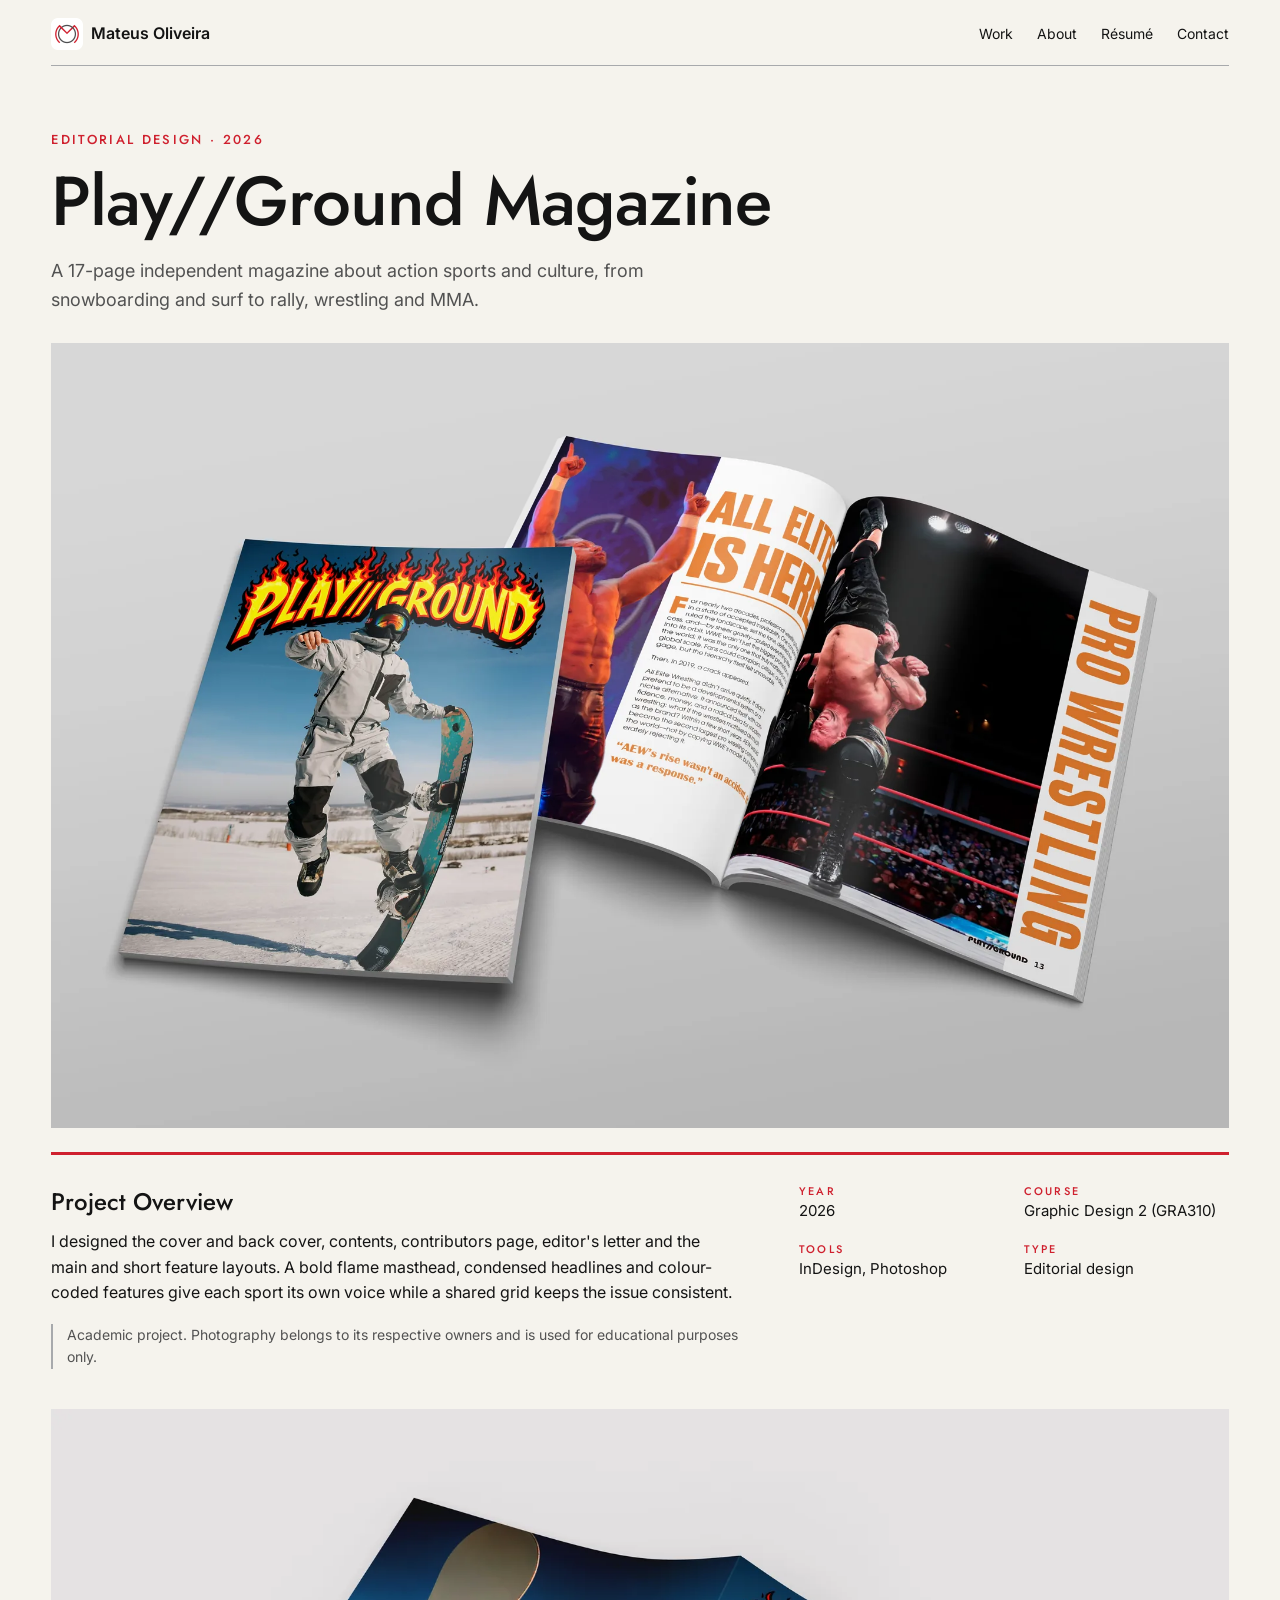
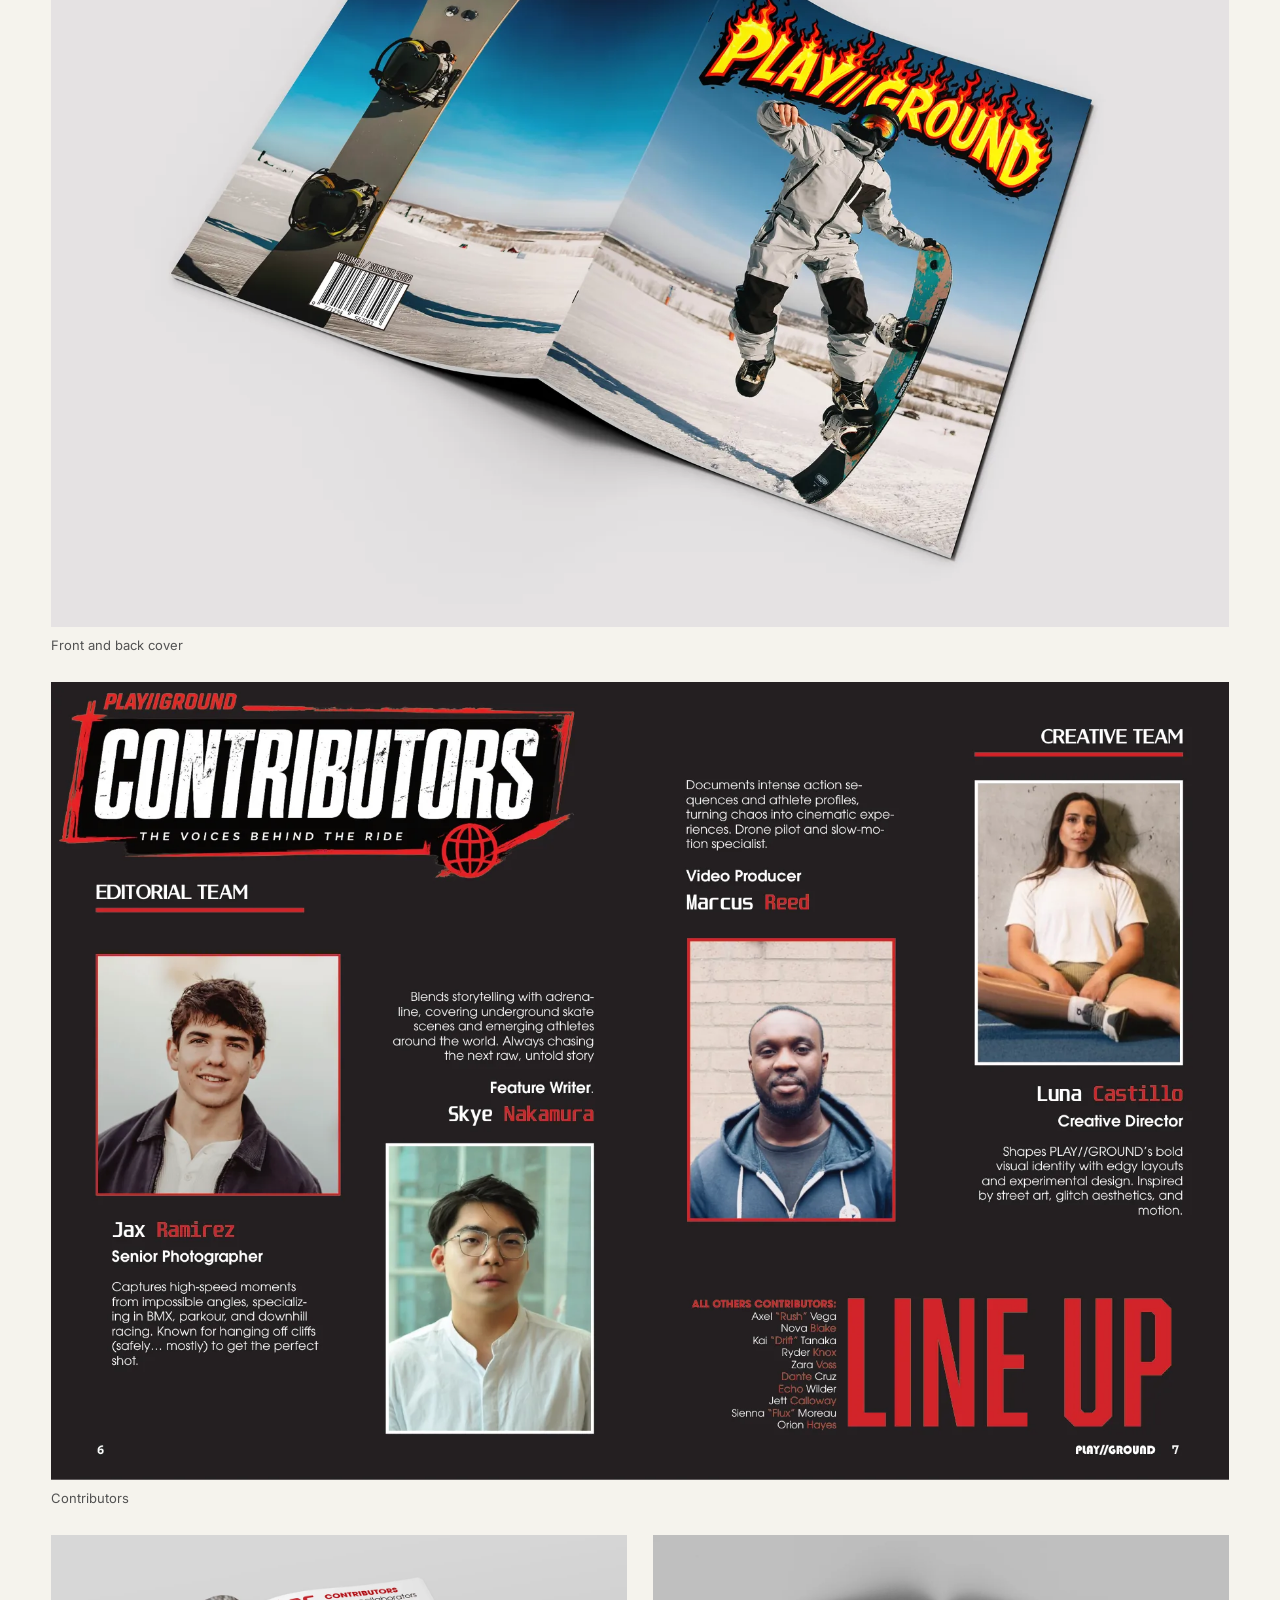
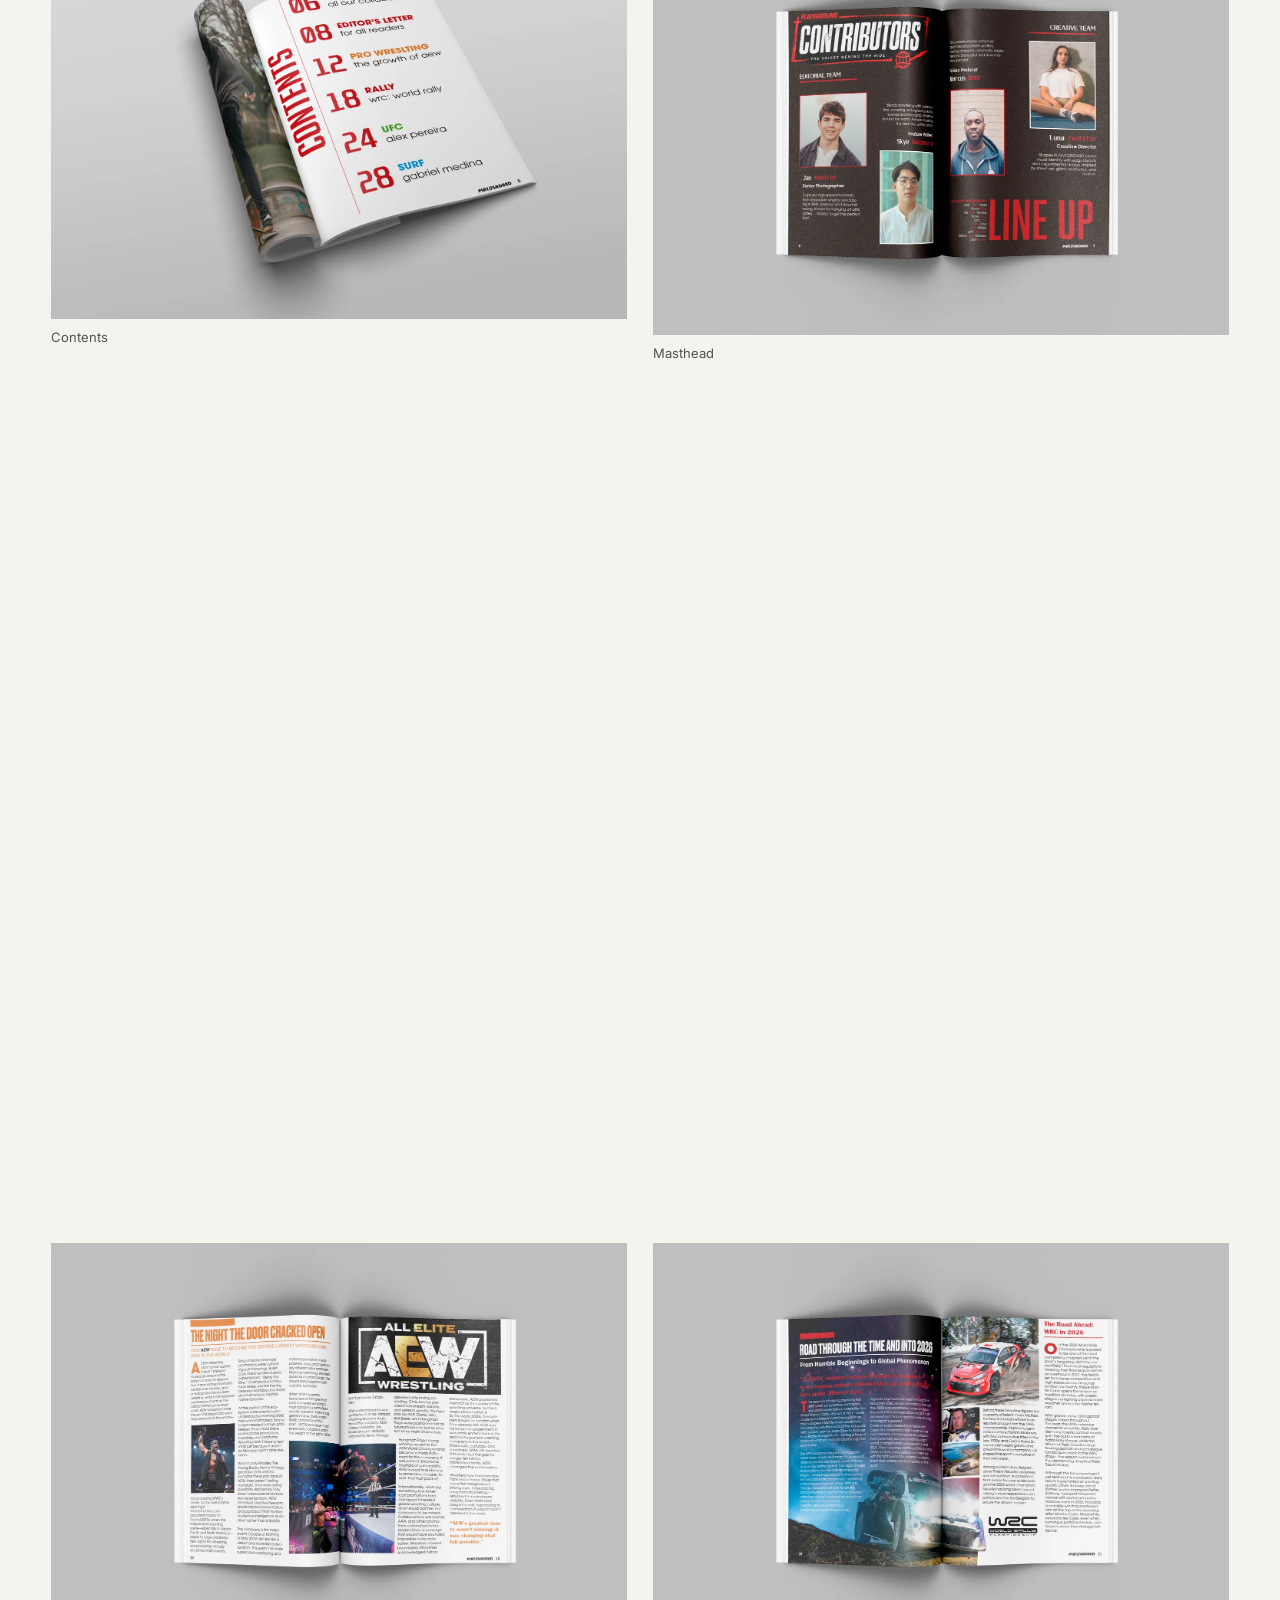
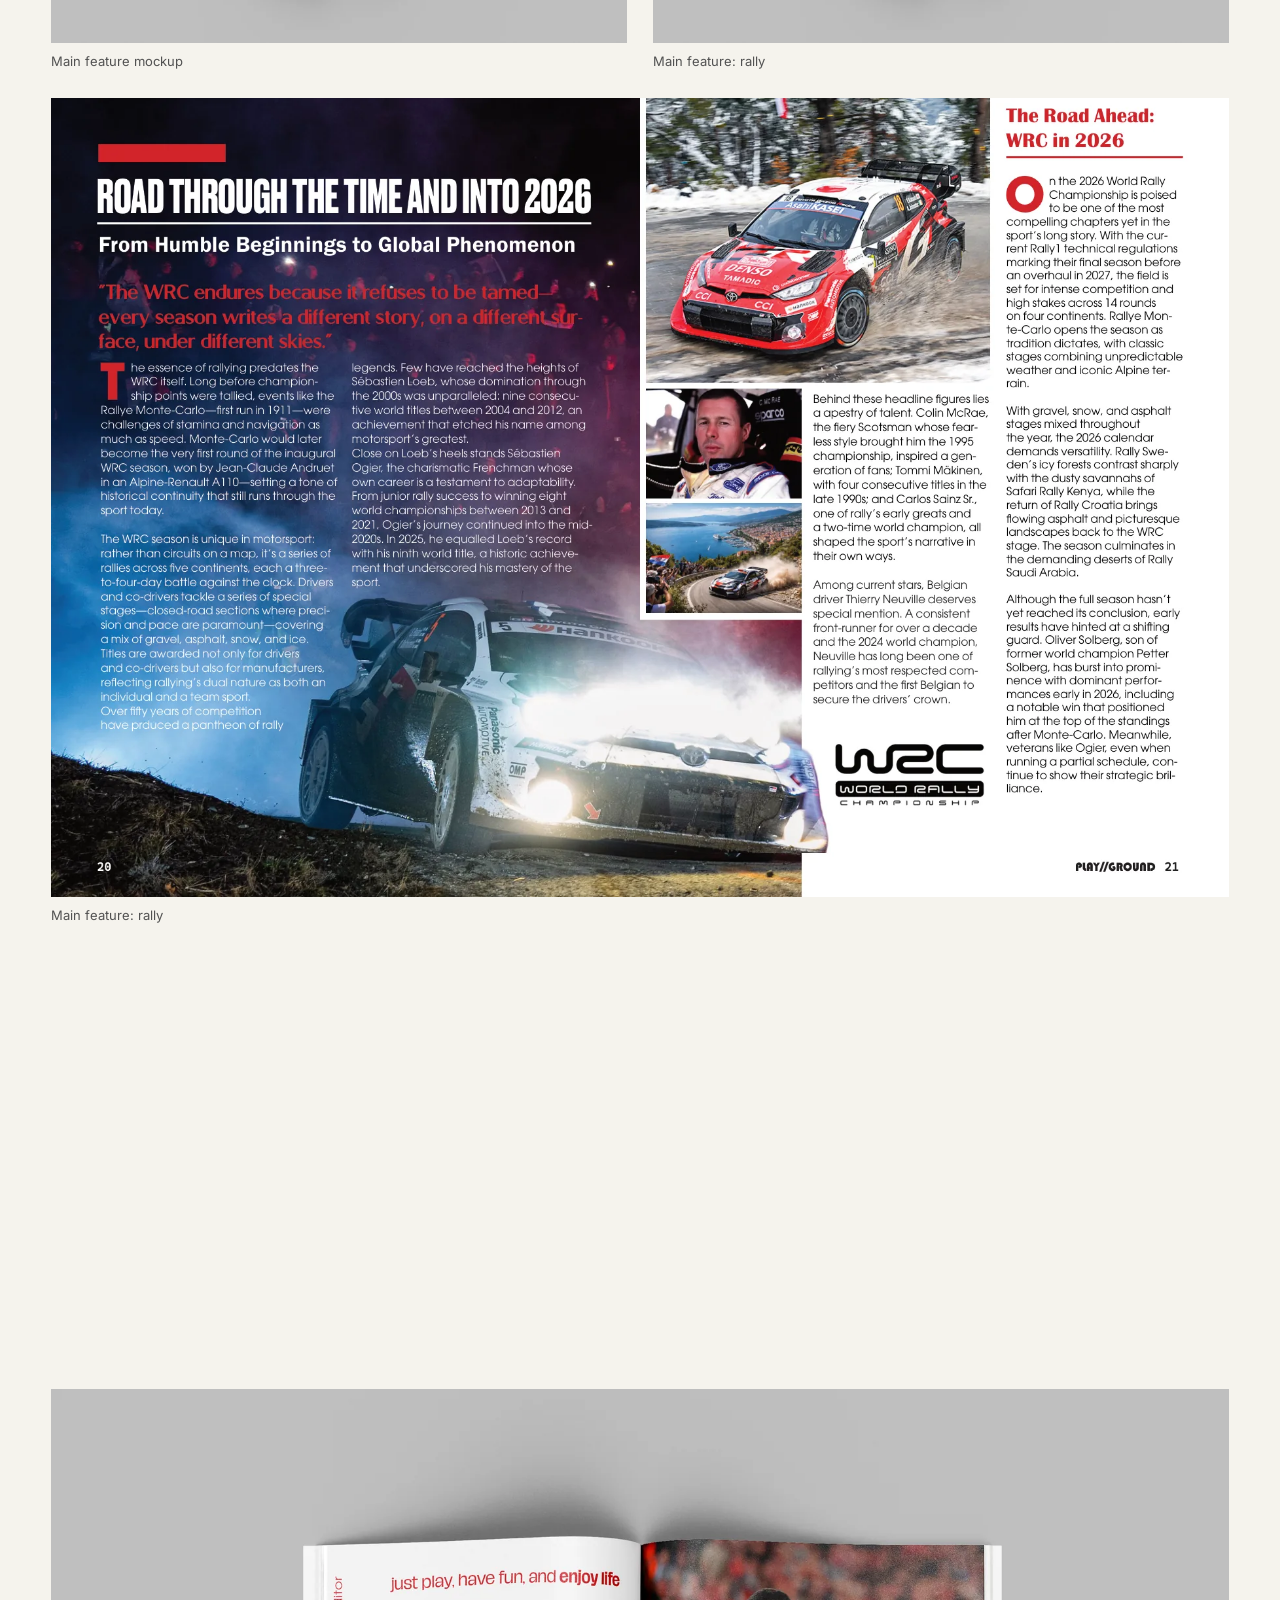
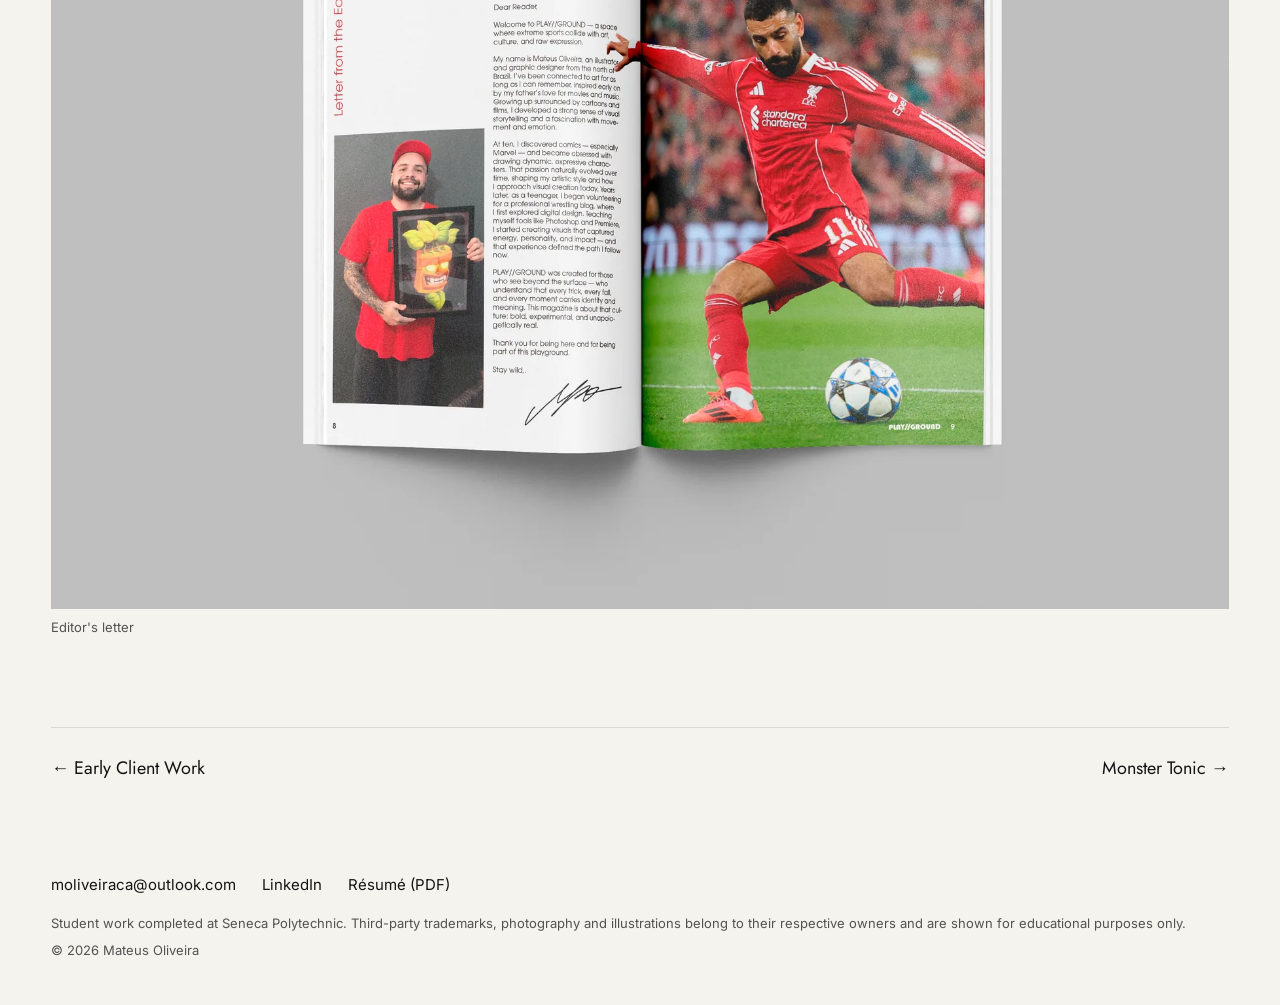
<file: projects/playground-magazine.html>
<!doctype html>
<html lang="en"><head><meta charset="utf-8">
<meta name="viewport" content="width=device-width,initial-scale=1">
<title>Play//Ground Magazine | Mateus Oliveira</title>
<meta name="description" content="A 17-page independent magazine about action sports and culture, from snowboarding and surf to rally, wrestling and MMA.">
<meta property="og:title" content="Play//Ground Magazine | Mateus Oliveira"><meta property="og:description" content="A 17-page independent magazine about action sports and culture, from snowboarding and surf to rally, wrestling and MMA."><meta property="og:image" content="../assets/img/playground-magazine/cover.webp">
<link rel="icon" href="../favicon.ico" sizes="any"><link rel="icon" type="image/png" sizes="32x32" href="../favicon-32.png"><link rel="apple-touch-icon" href="../apple-touch-icon.png">
<link rel="preconnect" href="https://fonts.googleapis.com"><link rel="preconnect" href="https://fonts.gstatic.com" crossorigin>
<link href="https://fonts.googleapis.com/css2?family=Inter:wght@400;500&family=Jost:wght@300;400;500&display=swap" rel="stylesheet">
<link rel="stylesheet" href="../assets/css/style.css">
</head><body class="projpage"><header class="top"><a class="logo" href="../index.html"><img src="../icon-512.png" alt="" width="32" height="32">Mateus Oliveira</a>
<nav aria-label="Portfolio navigation"><a href="../index.html#work">Work</a><a href="#info" class="info-open" aria-controls="info">About</a><a href="../assets/Mateus_Oliveira_Resume.pdf" target="_blank" rel="noopener">Résumé</a><a href="mailto:moliveiraca@outlook.com">Contact</a></nav></header><main class="proj">
<section class="phead"><p class="eyebrow">Editorial design · 2026</p><h1>Play//Ground Magazine</h1><p class="lead">A 17-page independent magazine about action sports and culture, from snowboarding and surf to rally, wrestling and MMA.</p></section>
<img class="phero" src="../assets/img/playground-magazine/hero.webp" alt="Play//Ground Magazine" width="2000" height="1333">
<section class="pinfo" aria-labelledby="overview"><div><h2 id="overview">Project Overview</h2><p>I designed the cover and back cover, contents, contributors page, editor&#x27;s letter and the main and short feature layouts. A bold flame masthead, condensed headlines and colour-coded features give each sport its own voice while a shared grid keeps the issue consistent.</p><p class="note">Academic project. Photography belongs to its respective owners and is used for educational purposes only.</p></div><dl><div><dt>Year</dt><dd>2026</dd></div><div><dt>Course</dt><dd>Graphic Design 2 (GRA310)</dd></div><div><dt>Tools</dt><dd>InDesign, Photoshop</dd></div><div><dt>Type</dt><dd>Editorial design</dd></div></dl></section>
<section class="gallery"><figure class="g full reveal"><img src="../assets/img/playground-magazine/img-01.webp" alt="Play//Ground magazine front and back cover mockup" width="1800" height="1251" loading="lazy" data-full>
<figcaption>Front and back cover</figcaption></figure><figure class="g full reveal"><img src="../assets/img/playground-magazine/img-02.webp" alt="Contributors spread" width="1800" height="1221" loading="lazy" data-full>
<figcaption>Contributors</figcaption></figure><figure class="g half reveal"><img src="../assets/img/playground-magazine/img-03.webp" alt="Contents page mockup" width="1500" height="1000" loading="lazy" data-full>
<figcaption>Contents</figcaption></figure><figure class="g half reveal"><img src="../assets/img/playground-magazine/img-04.webp" alt="Masthead spread mockup" width="1500" height="1043" loading="lazy" data-full>
<figcaption>Masthead</figcaption></figure><figure class="g full reveal"><img src="../assets/img/playground-magazine/img-05.webp" alt="Pro wrestling feature spread" width="1800" height="1221" loading="lazy" data-full>
<figcaption>Main feature: pro wrestling</figcaption></figure><figure class="g half reveal"><img src="../assets/img/playground-magazine/img-06.webp" alt="Main feature mockup" width="1500" height="1043" loading="lazy" data-full>
<figcaption>Main feature mockup</figcaption></figure><figure class="g half reveal"><img src="../assets/img/playground-magazine/img-07.webp" alt="Rally feature mockup" width="1500" height="1043" loading="lazy" data-full>
<figcaption>Main feature: rally</figcaption></figure><figure class="g full reveal"><img src="../assets/img/playground-magazine/img-08.webp" alt="World Rally Championship feature spread" width="1800" height="1221" loading="lazy" data-full>
<figcaption>Main feature: rally</figcaption></figure><figure class="g half reveal"><img src="../assets/img/playground-magazine/img-09.webp" alt="Short feature on MMA" width="1500" height="1000" loading="lazy" data-full>
<figcaption>Short feature</figcaption></figure><figure class="g half reveal"><img src="../assets/img/playground-magazine/img-10.webp" alt="Short feature on surf" width="1500" height="1000" loading="lazy" data-full>
<figcaption>Short feature</figcaption></figure><figure class="g full reveal"><img src="../assets/img/playground-magazine/img-11.webp" alt="Editor&#x27;s letter spread" width="1800" height="1252" loading="lazy" data-full>
<figcaption>Editor&#x27;s letter</figcaption></figure></section>
<nav class="pn"><a href="early-client-work.html">← Early Client Work</a><a href="monster-tonic.html">Monster Tonic →</a></nav>
</main><footer><p class="flinks"><a href="mailto:moliveiraca@outlook.com">moliveiraca@outlook.com</a> <a href="https://www.linkedin.com/in/mateus-poliveira" target="_blank" rel="noopener">LinkedIn</a> <a href="../assets/Mateus_Oliveira_Resume.pdf" target="_blank" rel="noopener">Résumé (PDF)</a></p><p>Student work completed at Seneca Polytechnic. Third-party trademarks, photography and illustrations belong to their respective owners and are shown for educational purposes only.</p><p>© 2026 Mateus Oliveira</p></footer>
<aside class="panel" id="info" aria-label="Info" hidden><div class="panel-in">
<button class="panel-x" aria-label="Close">Close ×</button>
<p class="p-lead">I design editorial, branding and packaging with a bias for strong typography and clear hierarchy.</p>
<div class="p-cols"><div class="p-about"><p>I&#x27;m a graphic designer based in Toronto, finishing the Graphic Design program at Seneca Polytechnic in 2026. My work spans magazine layout, brand identity, packaging and information design.</p><p>From 2023 to 2025 I worked as a freelance illustrator, creating character designs, concept art, book and comic illustration, and social media graphics for clients, along with logos and mascots for small businesses and creators. Today I also supervise a team at the Seneca Student Federation, so I am used to deadlines, feedback and working with people.</p><p class="p-status">Graduating from Seneca Polytechnic in 2026 and open to junior graphic design roles in the GTA.</p></div>
<div class="p-facts"><h4>Skills</h4><p>Brand identity, Editorial &amp; layout, Packaging, Information design, Typography, Poster design, Digital illustration, Character design</p><h4>Tools</h4><p>Adobe Illustrator, Adobe InDesign, Adobe Photoshop, Procreate</p><h4>Languages</h4><p>English (fluent), Portuguese (native)</p><h4>Education</h4><p>Graphic Design, Seneca Polytechnic (2026)</p></div>
<div class="p-exp"><h4>Experience</h4><ul><li><b>Staff Supervisor</b>, Seneca Student Federation<span>Aug 2025 – Present</span></li><li><b>Event Staff</b>, Seneca Student Federation<span>Jan 2025 – Aug 2025</span></li><li><b>Freelance Illustrator</b>, Self-employed<span>Jul 2023 – Aug 2025</span></li><li><b>Administrative Assistant</b>, Baterias Heliar<span>Jan 2022 – Jul 2023</span></li></ul><h4>Contact</h4><ul class="p-links"><li><a href="mailto:moliveiraca@outlook.com">moliveiraca@outlook.com</a></li><li><a href="https://www.linkedin.com/in/mateus-poliveira" target="_blank" rel="noopener">LinkedIn</a></li><li><a href="../assets/Mateus_Oliveira_Resume.pdf" target="_blank" rel="noopener">Résumé (PDF)</a></li></ul></div></div>
</div></aside>
<div class="lb" hidden><button class="x" aria-label="Close">×</button><button class="p" aria-label="Previous">‹</button><button class="n" aria-label="Next">›</button><img alt=""><p></p></div><script src="../assets/js/main.js"></script></body></html>
</file>
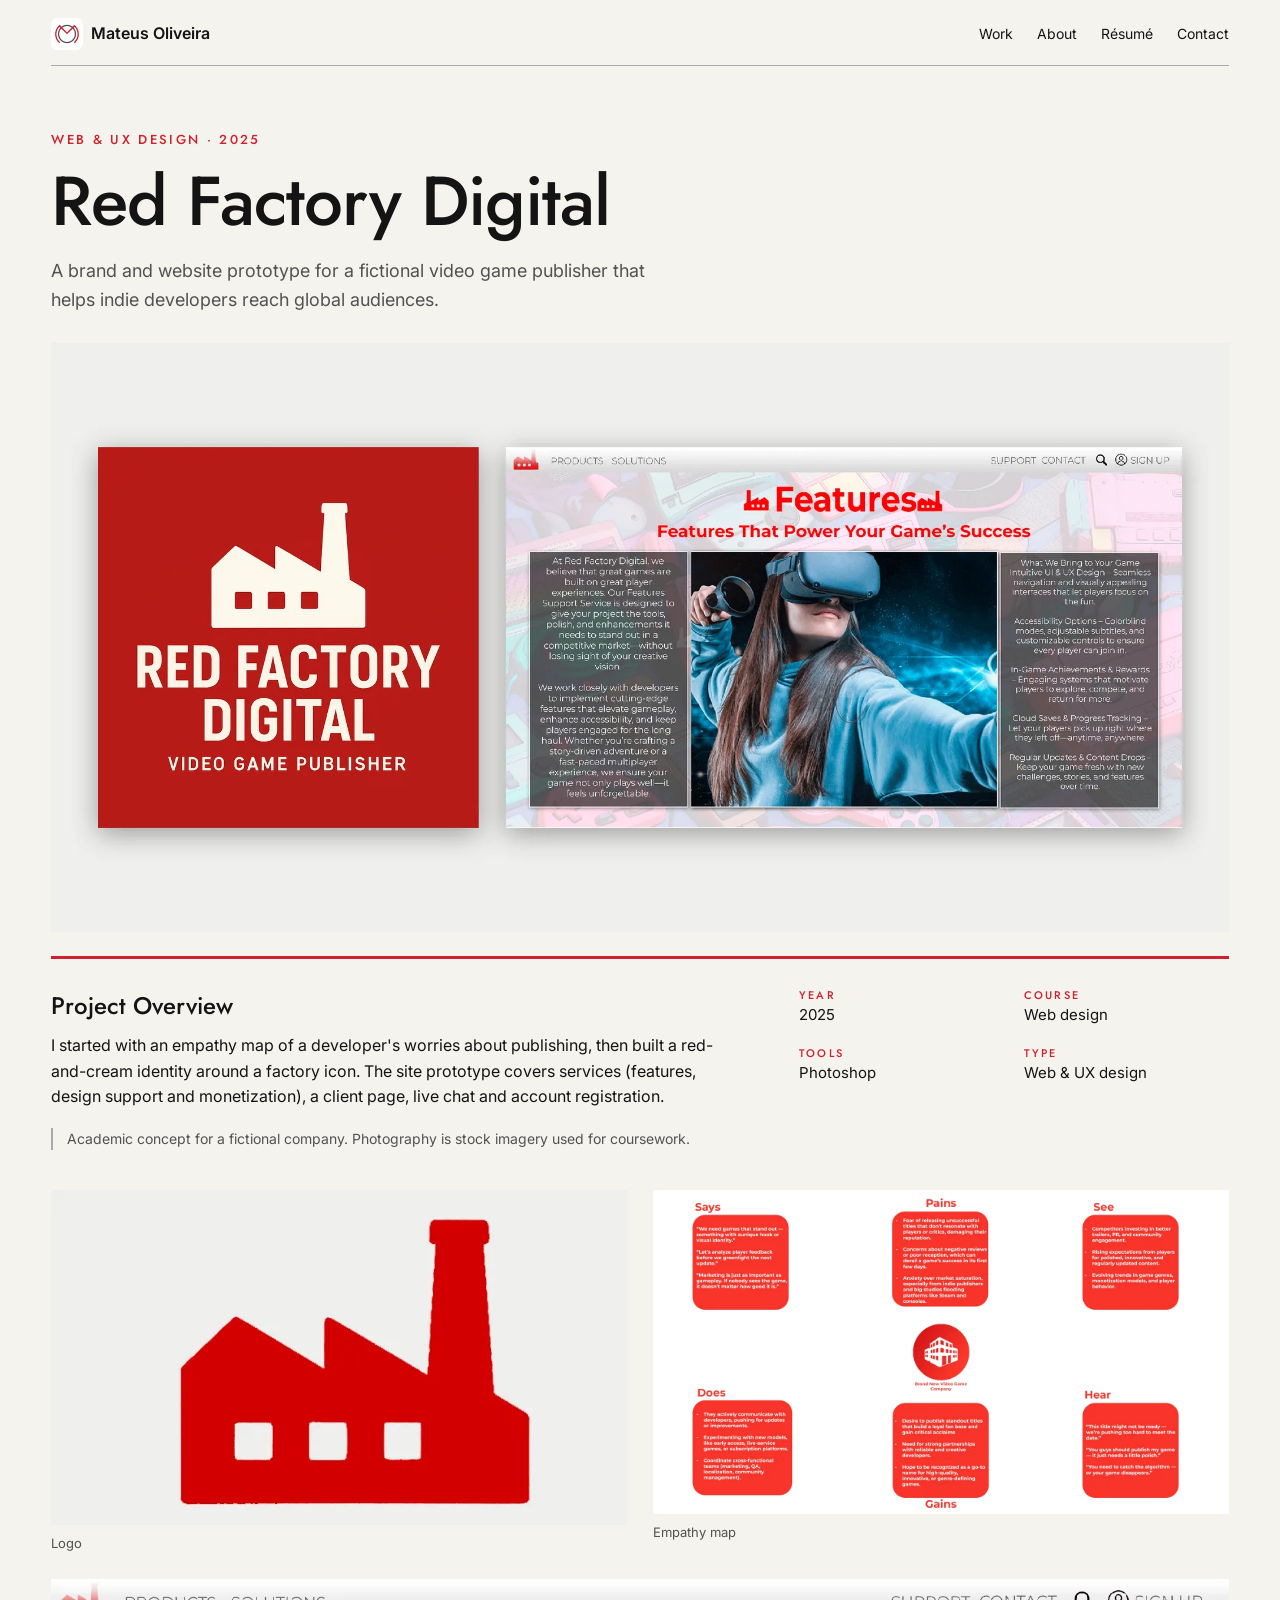
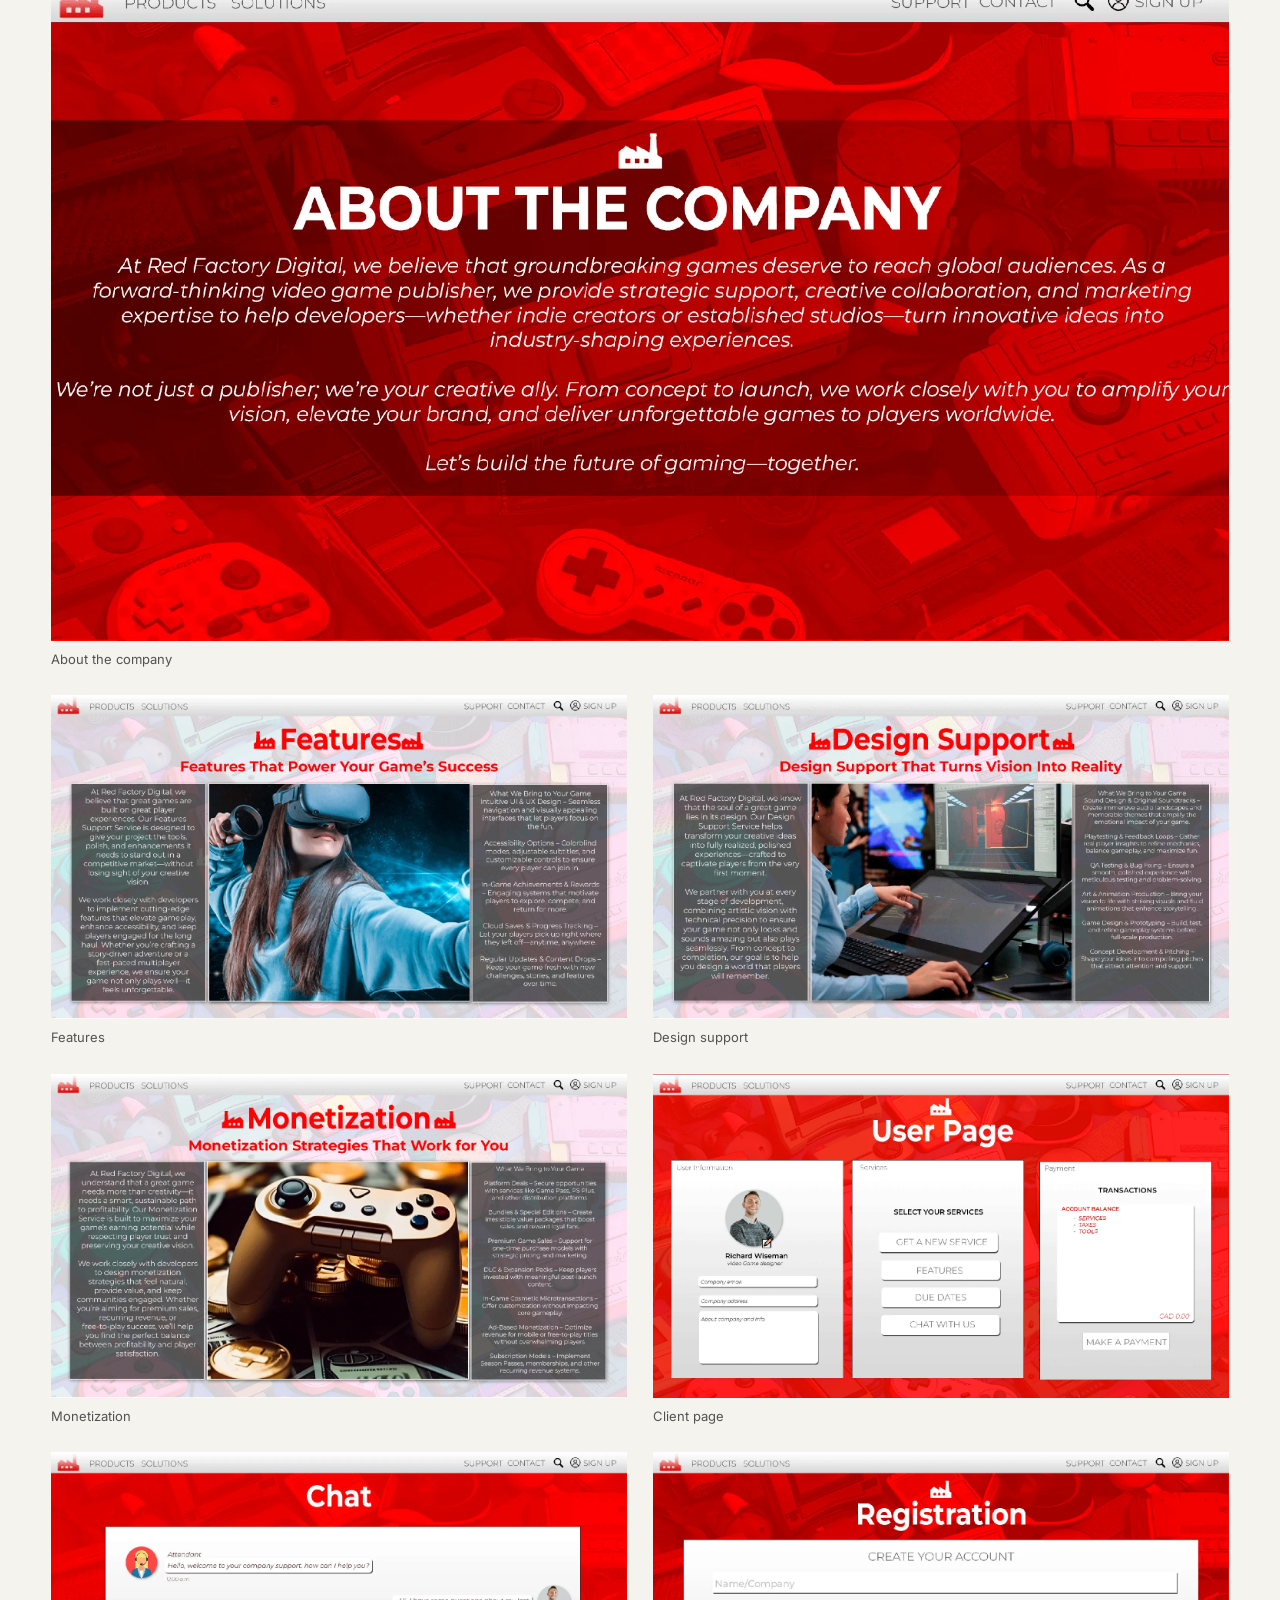
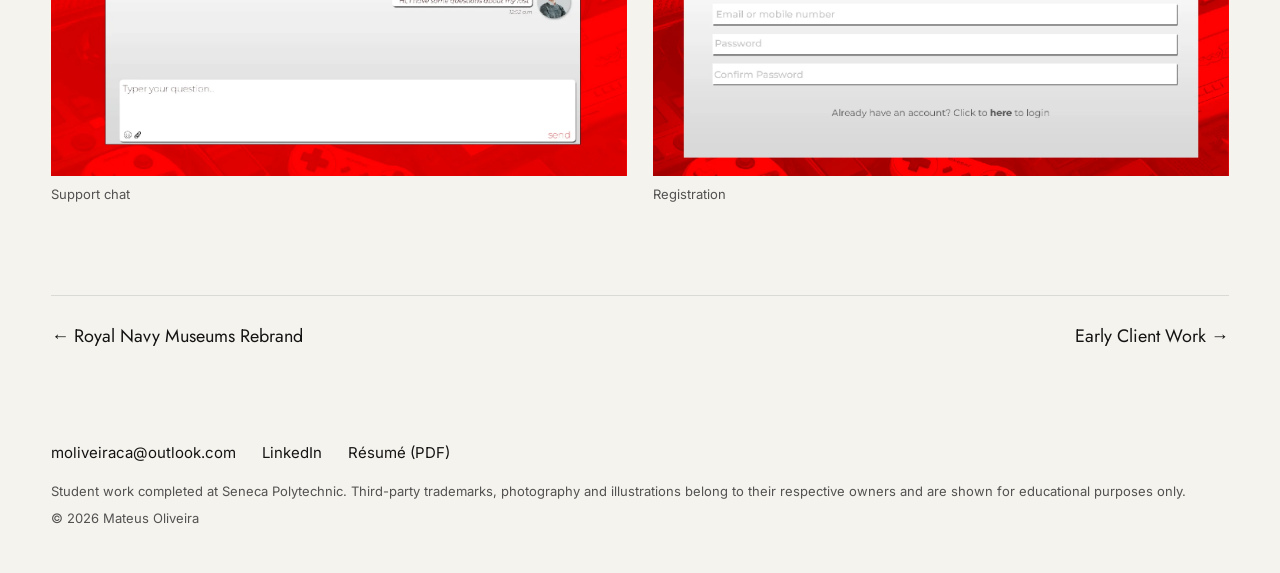
<file: projects/red-factory-digital.html>
<!doctype html>
<html lang="en"><head><meta charset="utf-8">
<meta name="viewport" content="width=device-width,initial-scale=1">
<title>Red Factory Digital | Mateus Oliveira</title>
<meta name="description" content="A brand and website prototype for a fictional video game publisher that helps indie developers reach global audiences.">
<meta property="og:title" content="Red Factory Digital | Mateus Oliveira"><meta property="og:description" content="A brand and website prototype for a fictional video game publisher that helps indie developers reach global audiences."><meta property="og:image" content="../assets/img/red-factory-digital/cover.webp">
<link rel="icon" href="../favicon.ico" sizes="any"><link rel="icon" type="image/png" sizes="32x32" href="../favicon-32.png"><link rel="apple-touch-icon" href="../apple-touch-icon.png">
<link rel="preconnect" href="https://fonts.googleapis.com"><link rel="preconnect" href="https://fonts.gstatic.com" crossorigin>
<link href="https://fonts.googleapis.com/css2?family=Inter:wght@400;500&family=Jost:wght@300;400;500&display=swap" rel="stylesheet">
<link rel="stylesheet" href="../assets/css/style.css">
</head><body class="projpage"><header class="top"><a class="logo" href="../index.html"><img src="../icon-512.png" alt="" width="32" height="32">Mateus Oliveira</a>
<nav aria-label="Portfolio navigation"><a href="../index.html#work">Work</a><a href="#info" class="info-open" aria-controls="info">About</a><a href="../assets/Mateus_Oliveira_Resume.pdf" target="_blank" rel="noopener">Résumé</a><a href="mailto:moliveiraca@outlook.com">Contact</a></nav></header><main class="proj">
<section class="phead"><p class="eyebrow">Web &amp; UX design · 2025</p><h1>Red Factory Digital</h1><p class="lead">A brand and website prototype for a fictional video game publisher that helps indie developers reach global audiences.</p></section>
<img class="phero" src="../assets/img/red-factory-digital/hero.webp" alt="Red Factory Digital" width="2000" height="1000">
<section class="pinfo" aria-labelledby="overview"><div><h2 id="overview">Project Overview</h2><p>I started with an empathy map of a developer&#x27;s worries about publishing, then built a red-and-cream identity around a factory icon. The site prototype covers services (features, design support and monetization), a client page, live chat and account registration.</p><p class="note">Academic concept for a fictional company. Photography is stock imagery used for coursework.</p></div><dl><div><dt>Year</dt><dd>2025</dd></div><div><dt>Course</dt><dd>Web design</dd></div><div><dt>Tools</dt><dd>Photoshop</dd></div><div><dt>Type</dt><dd>Web &amp; UX design</dd></div></dl></section>
<section class="gallery"><figure class="g half reveal"><img src="../assets/img/red-factory-digital/img-01.webp" alt="Red Factory factory icon logo" width="686" height="398" loading="lazy" data-full>
<figcaption>Logo</figcaption></figure><figure class="g half reveal"><img src="../assets/img/red-factory-digital/img-02.webp" alt="Empathy map of a game developer" width="1500" height="844" loading="lazy" data-full>
<figcaption>Empathy map</figcaption></figure><figure class="g full reveal"><img src="../assets/img/red-factory-digital/img-03.webp" alt="About the company page" width="1800" height="1012" loading="lazy" data-full>
<figcaption>About the company</figcaption></figure><figure class="g half reveal"><img src="../assets/img/red-factory-digital/img-04.webp" alt="Features page" width="1500" height="844" loading="lazy" data-full>
<figcaption>Features</figcaption></figure><figure class="g half reveal"><img src="../assets/img/red-factory-digital/img-05.webp" alt="Design support page" width="1500" height="844" loading="lazy" data-full>
<figcaption>Design support</figcaption></figure><figure class="g half reveal"><img src="../assets/img/red-factory-digital/img-06.webp" alt="Monetization page" width="1500" height="844" loading="lazy" data-full>
<figcaption>Monetization</figcaption></figure><figure class="g half reveal"><img src="../assets/img/red-factory-digital/img-07.webp" alt="Client page" width="1500" height="844" loading="lazy" data-full>
<figcaption>Client page</figcaption></figure><figure class="g half reveal"><img src="../assets/img/red-factory-digital/img-08.webp" alt="Support chat" width="1500" height="844" loading="lazy" data-full>
<figcaption>Support chat</figcaption></figure><figure class="g half reveal"><img src="../assets/img/red-factory-digital/img-09.webp" alt="Registration form" width="1500" height="844" loading="lazy" data-full>
<figcaption>Registration</figcaption></figure></section>
<nav class="pn"><a href="royal-navy-museums.html">← Royal Navy Museums Rebrand</a><a href="early-client-work.html">Early Client Work →</a></nav>
</main><footer><p class="flinks"><a href="mailto:moliveiraca@outlook.com">moliveiraca@outlook.com</a> <a href="https://www.linkedin.com/in/mateus-poliveira" target="_blank" rel="noopener">LinkedIn</a> <a href="../assets/Mateus_Oliveira_Resume.pdf" target="_blank" rel="noopener">Résumé (PDF)</a></p><p>Student work completed at Seneca Polytechnic. Third-party trademarks, photography and illustrations belong to their respective owners and are shown for educational purposes only.</p><p>© 2026 Mateus Oliveira</p></footer>
<aside class="panel" id="info" aria-label="Info" hidden><div class="panel-in">
<button class="panel-x" aria-label="Close">Close ×</button>
<p class="p-lead">I design editorial, branding and packaging with a bias for strong typography and clear hierarchy.</p>
<div class="p-cols"><div class="p-about"><p>I&#x27;m a graphic designer based in Toronto, finishing the Graphic Design program at Seneca Polytechnic in 2026. My work spans magazine layout, brand identity, packaging and information design.</p><p>From 2023 to 2025 I worked as a freelance illustrator, creating character designs, concept art, book and comic illustration, and social media graphics for clients, along with logos and mascots for small businesses and creators. Today I also supervise a team at the Seneca Student Federation, so I am used to deadlines, feedback and working with people.</p><p class="p-status">Graduating from Seneca Polytechnic in 2026 and open to junior graphic design roles in the GTA.</p></div>
<div class="p-facts"><h4>Skills</h4><p>Brand identity, Editorial &amp; layout, Packaging, Information design, Typography, Poster design, Digital illustration, Character design</p><h4>Tools</h4><p>Adobe Illustrator, Adobe InDesign, Adobe Photoshop, Procreate</p><h4>Languages</h4><p>English (fluent), Portuguese (native)</p><h4>Education</h4><p>Graphic Design, Seneca Polytechnic (2026)</p></div>
<div class="p-exp"><h4>Experience</h4><ul><li><b>Staff Supervisor</b>, Seneca Student Federation<span>Aug 2025 – Present</span></li><li><b>Event Staff</b>, Seneca Student Federation<span>Jan 2025 – Aug 2025</span></li><li><b>Freelance Illustrator</b>, Self-employed<span>Jul 2023 – Aug 2025</span></li><li><b>Administrative Assistant</b>, Baterias Heliar<span>Jan 2022 – Jul 2023</span></li></ul><h4>Contact</h4><ul class="p-links"><li><a href="mailto:moliveiraca@outlook.com">moliveiraca@outlook.com</a></li><li><a href="https://www.linkedin.com/in/mateus-poliveira" target="_blank" rel="noopener">LinkedIn</a></li><li><a href="../assets/Mateus_Oliveira_Resume.pdf" target="_blank" rel="noopener">Résumé (PDF)</a></li></ul></div></div>
</div></aside>
<div class="lb" hidden><button class="x" aria-label="Close">×</button><button class="p" aria-label="Previous">‹</button><button class="n" aria-label="Next">›</button><img alt=""><p></p></div><script src="../assets/js/main.js"></script></body></html>
</file>
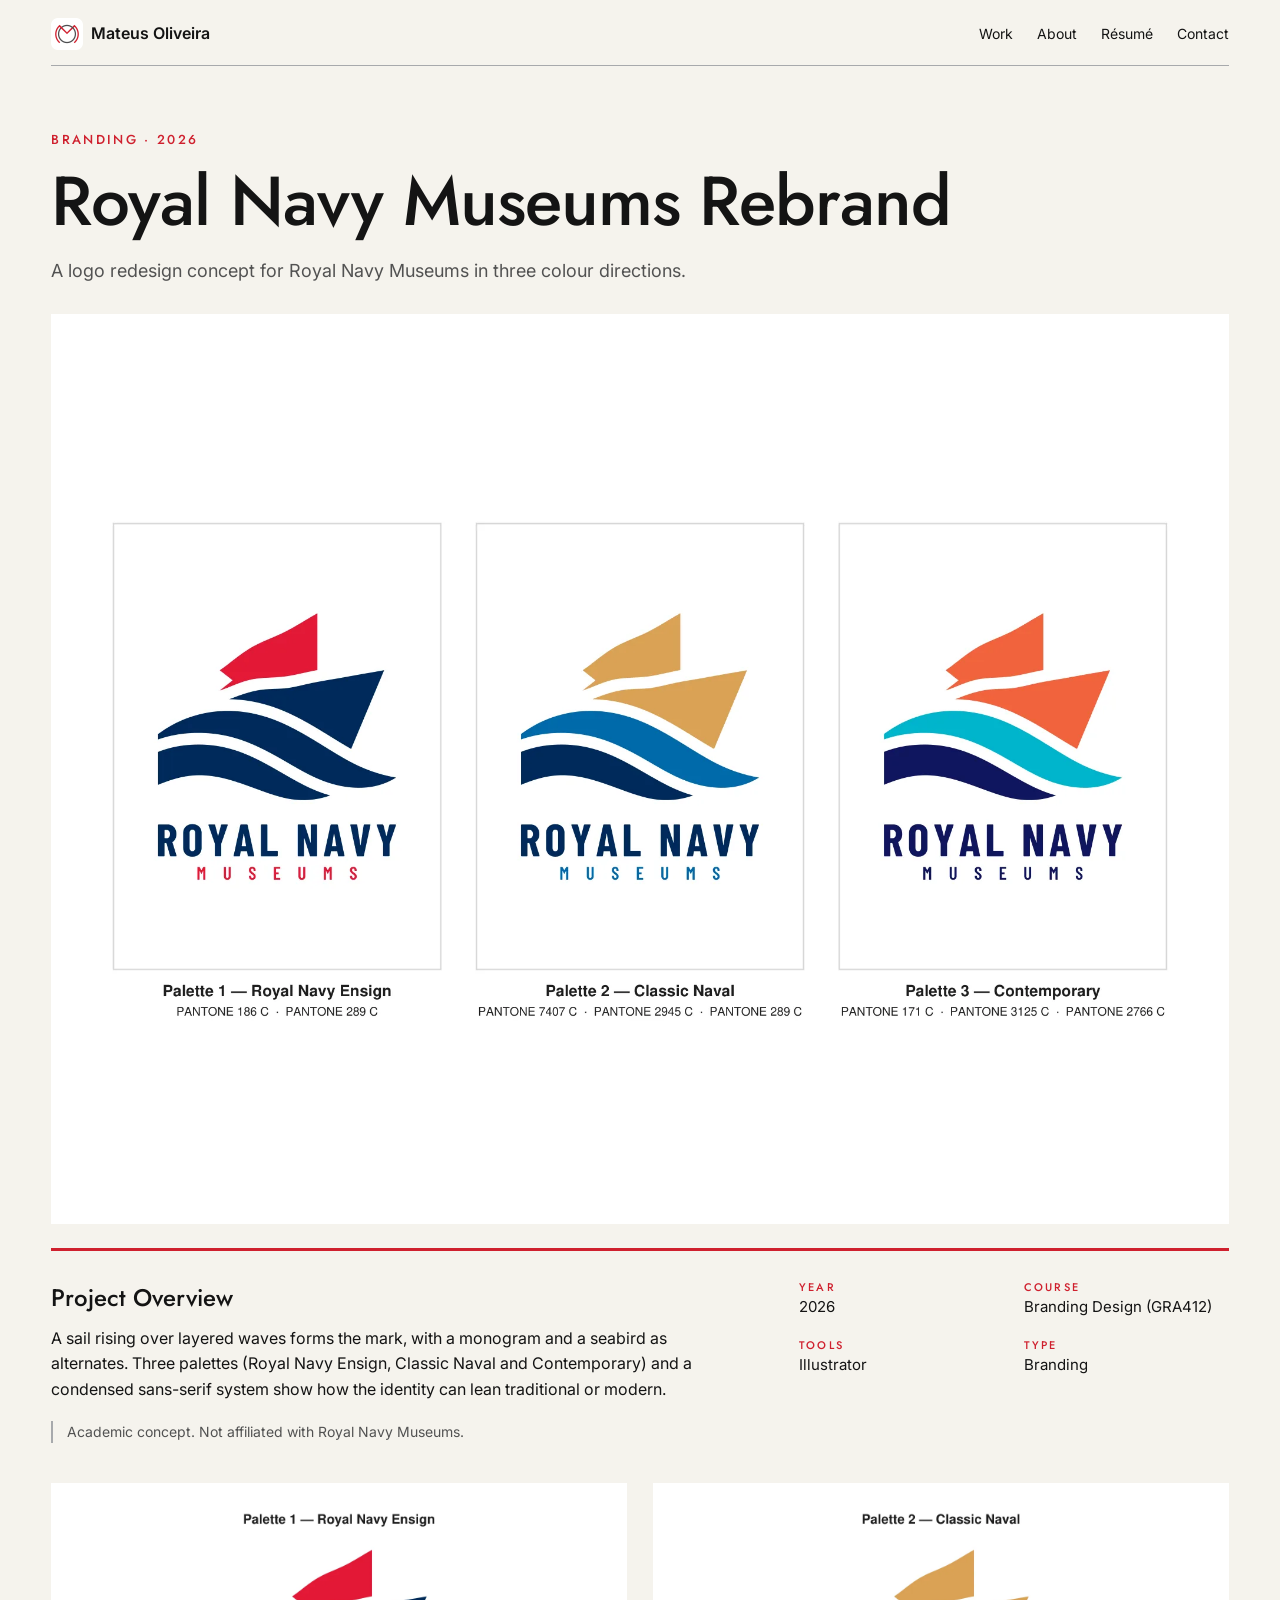
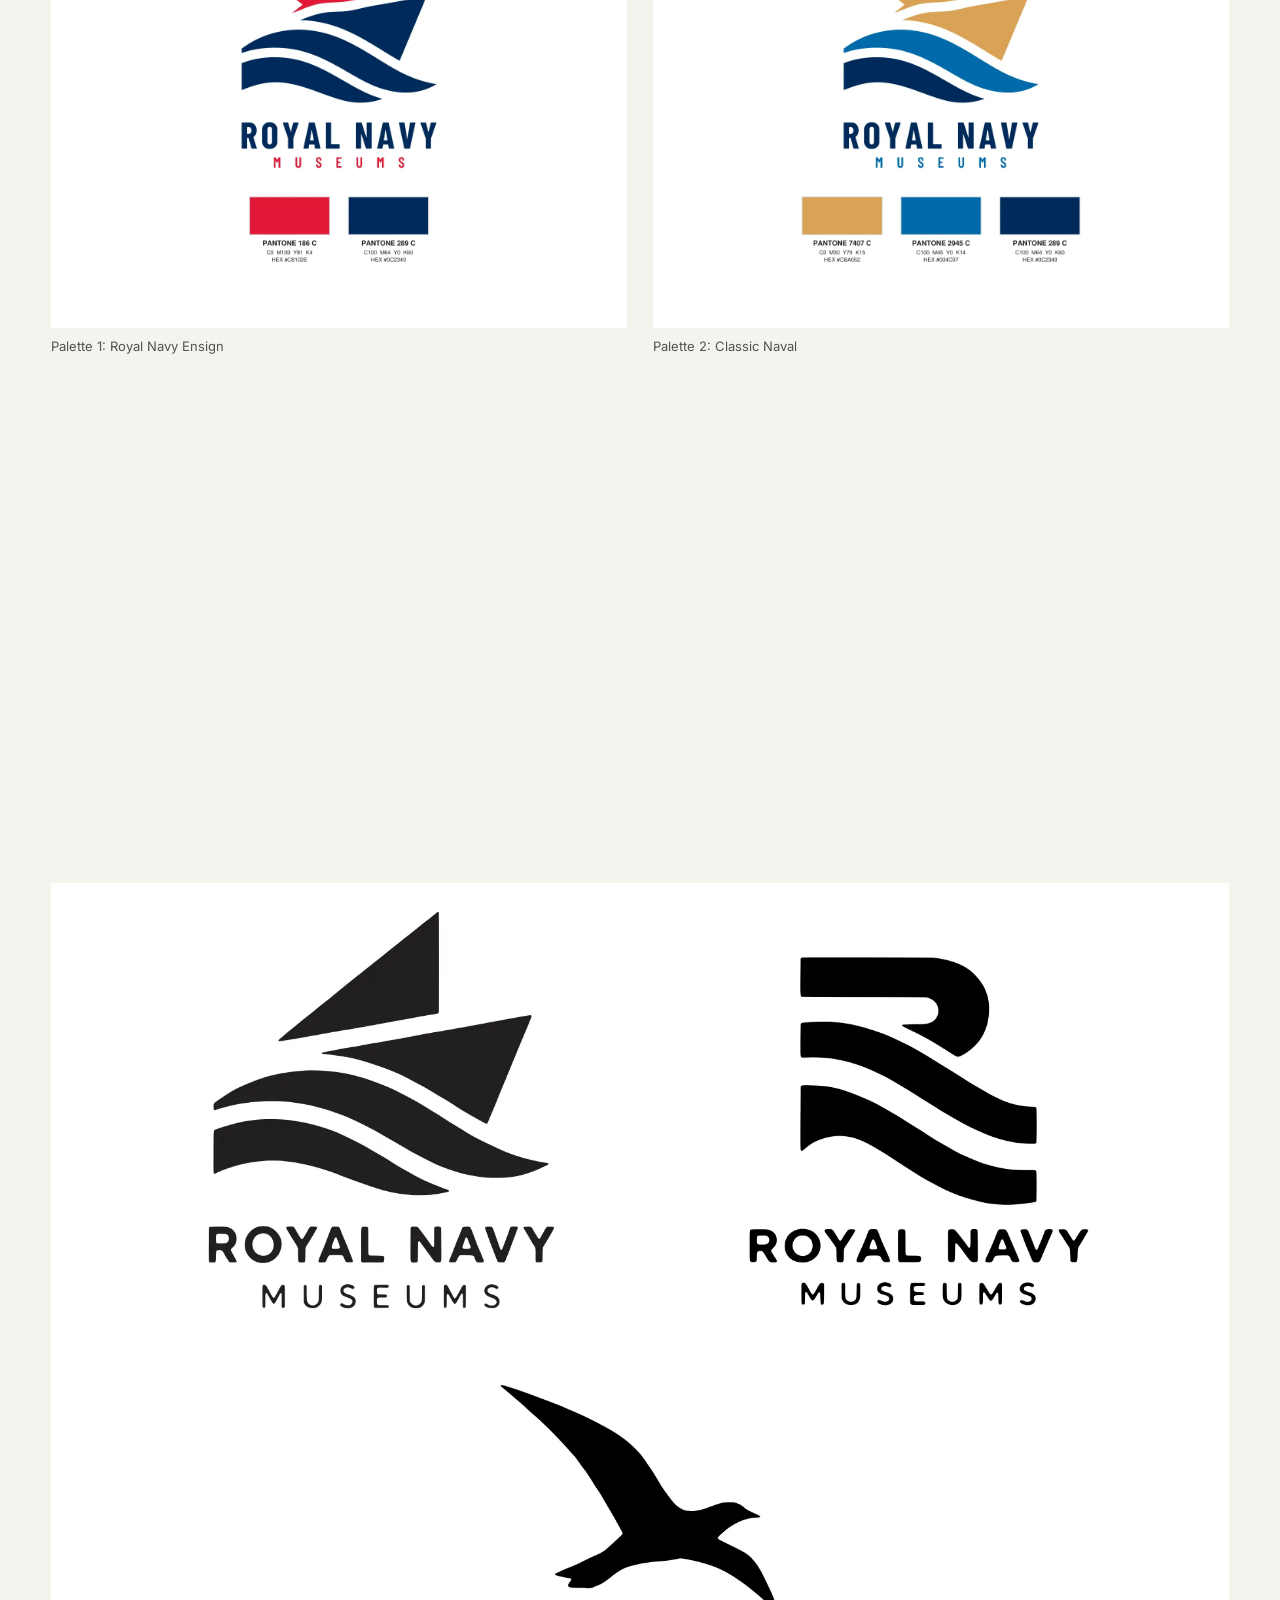
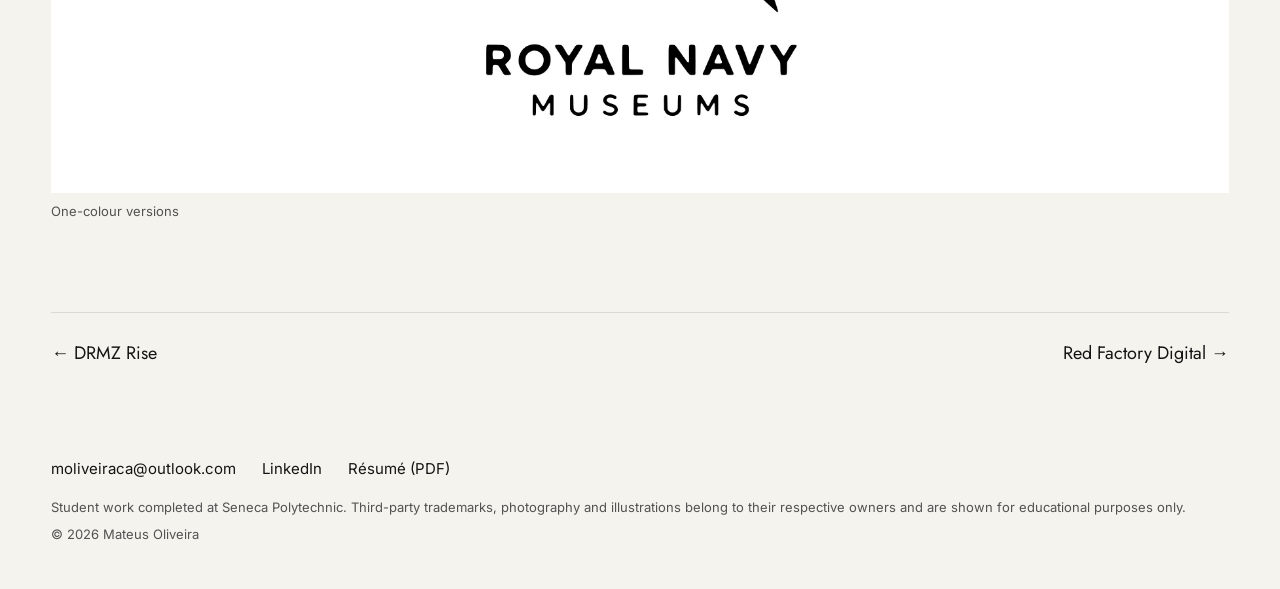
<file: projects/royal-navy-museums.html>
<!doctype html>
<html lang="en"><head><meta charset="utf-8">
<meta name="viewport" content="width=device-width,initial-scale=1">
<title>Royal Navy Museums Rebrand | Mateus Oliveira</title>
<meta name="description" content="A logo redesign concept for Royal Navy Museums in three colour directions.">
<meta property="og:title" content="Royal Navy Museums Rebrand | Mateus Oliveira"><meta property="og:description" content="A logo redesign concept for Royal Navy Museums in three colour directions."><meta property="og:image" content="../assets/img/royal-navy-museums/cover.webp">
<link rel="icon" href="../favicon.ico" sizes="any"><link rel="icon" type="image/png" sizes="32x32" href="../favicon-32.png"><link rel="apple-touch-icon" href="../apple-touch-icon.png">
<link rel="preconnect" href="https://fonts.googleapis.com"><link rel="preconnect" href="https://fonts.gstatic.com" crossorigin>
<link href="https://fonts.googleapis.com/css2?family=Inter:wght@400;500&family=Jost:wght@300;400;500&display=swap" rel="stylesheet">
<link rel="stylesheet" href="../assets/css/style.css">
</head><body class="projpage"><header class="top"><a class="logo" href="../index.html"><img src="../icon-512.png" alt="" width="32" height="32">Mateus Oliveira</a>
<nav aria-label="Portfolio navigation"><a href="../index.html#work">Work</a><a href="#info" class="info-open" aria-controls="info">About</a><a href="../assets/Mateus_Oliveira_Resume.pdf" target="_blank" rel="noopener">Résumé</a><a href="mailto:moliveiraca@outlook.com">Contact</a></nav></header><main class="proj">
<section class="phead"><p class="eyebrow">Branding · 2026</p><h1>Royal Navy Museums Rebrand</h1><p class="lead">A logo redesign concept for Royal Navy Museums in three colour directions.</p></section>
<img class="phero" src="../assets/img/royal-navy-museums/hero.webp" alt="Royal Navy Museums Rebrand" width="2000" height="1546">
<section class="pinfo" aria-labelledby="overview"><div><h2 id="overview">Project Overview</h2><p>A sail rising over layered waves forms the mark, with a monogram and a seabird as alternates. Three palettes (Royal Navy Ensign, Classic Naval and Contemporary) and a condensed sans-serif system show how the identity can lean traditional or modern.</p><p class="note">Academic concept. Not affiliated with Royal Navy Museums.</p></div><dl><div><dt>Year</dt><dd>2026</dd></div><div><dt>Course</dt><dd>Branding Design (GRA412)</dd></div><div><dt>Tools</dt><dd>Illustrator</dd></div><div><dt>Type</dt><dd>Branding</dd></div></dl></section>
<section class="gallery"><figure class="g half reveal"><img src="../assets/img/royal-navy-museums/img-01.webp" alt="Royal Navy Ensign palette" width="1500" height="1160" loading="lazy" data-full>
<figcaption>Palette 1: Royal Navy Ensign</figcaption></figure><figure class="g half reveal"><img src="../assets/img/royal-navy-museums/img-02.webp" alt="Classic Naval palette" width="1500" height="1160" loading="lazy" data-full>
<figcaption>Palette 2: Classic Naval</figcaption></figure><figure class="g half reveal"><img src="../assets/img/royal-navy-museums/img-03.webp" alt="Contemporary palette" width="1500" height="1160" loading="lazy" data-full>
<figcaption>Palette 3: Contemporary</figcaption></figure><figure class="g half reveal"><img src="../assets/img/royal-navy-museums/img-04.webp" alt="Typography specification" width="1500" height="1160" loading="lazy" data-full>
<figcaption>Typography</figcaption></figure><figure class="g full reveal"><img src="../assets/img/royal-navy-museums/img-05.webp" alt="One-colour logo versions: sail, monogram and seabird" width="1800" height="1391" loading="lazy" data-full>
<figcaption>One-colour versions</figcaption></figure></section>
<nav class="pn"><a href="drmz-rise.html">← DRMZ Rise</a><a href="red-factory-digital.html">Red Factory Digital →</a></nav>
</main><footer><p class="flinks"><a href="mailto:moliveiraca@outlook.com">moliveiraca@outlook.com</a> <a href="https://www.linkedin.com/in/mateus-poliveira" target="_blank" rel="noopener">LinkedIn</a> <a href="../assets/Mateus_Oliveira_Resume.pdf" target="_blank" rel="noopener">Résumé (PDF)</a></p><p>Student work completed at Seneca Polytechnic. Third-party trademarks, photography and illustrations belong to their respective owners and are shown for educational purposes only.</p><p>© 2026 Mateus Oliveira</p></footer>
<aside class="panel" id="info" aria-label="Info" hidden><div class="panel-in">
<button class="panel-x" aria-label="Close">Close ×</button>
<p class="p-lead">I design editorial, branding and packaging with a bias for strong typography and clear hierarchy.</p>
<div class="p-cols"><div class="p-about"><p>I&#x27;m a graphic designer based in Toronto, finishing the Graphic Design program at Seneca Polytechnic in 2026. My work spans magazine layout, brand identity, packaging and information design.</p><p>From 2023 to 2025 I worked as a freelance illustrator, creating character designs, concept art, book and comic illustration, and social media graphics for clients, along with logos and mascots for small businesses and creators. Today I also supervise a team at the Seneca Student Federation, so I am used to deadlines, feedback and working with people.</p><p class="p-status">Graduating from Seneca Polytechnic in 2026 and open to junior graphic design roles in the GTA.</p></div>
<div class="p-facts"><h4>Skills</h4><p>Brand identity, Editorial &amp; layout, Packaging, Information design, Typography, Poster design, Digital illustration, Character design</p><h4>Tools</h4><p>Adobe Illustrator, Adobe InDesign, Adobe Photoshop, Procreate</p><h4>Languages</h4><p>English (fluent), Portuguese (native)</p><h4>Education</h4><p>Graphic Design, Seneca Polytechnic (2026)</p></div>
<div class="p-exp"><h4>Experience</h4><ul><li><b>Staff Supervisor</b>, Seneca Student Federation<span>Aug 2025 – Present</span></li><li><b>Event Staff</b>, Seneca Student Federation<span>Jan 2025 – Aug 2025</span></li><li><b>Freelance Illustrator</b>, Self-employed<span>Jul 2023 – Aug 2025</span></li><li><b>Administrative Assistant</b>, Baterias Heliar<span>Jan 2022 – Jul 2023</span></li></ul><h4>Contact</h4><ul class="p-links"><li><a href="mailto:moliveiraca@outlook.com">moliveiraca@outlook.com</a></li><li><a href="https://www.linkedin.com/in/mateus-poliveira" target="_blank" rel="noopener">LinkedIn</a></li><li><a href="../assets/Mateus_Oliveira_Resume.pdf" target="_blank" rel="noopener">Résumé (PDF)</a></li></ul></div></div>
</div></aside>
<div class="lb" hidden><button class="x" aria-label="Close">×</button><button class="p" aria-label="Previous">‹</button><button class="n" aria-label="Next">›</button><img alt=""><p></p></div><script src="../assets/js/main.js"></script></body></html>
</file>
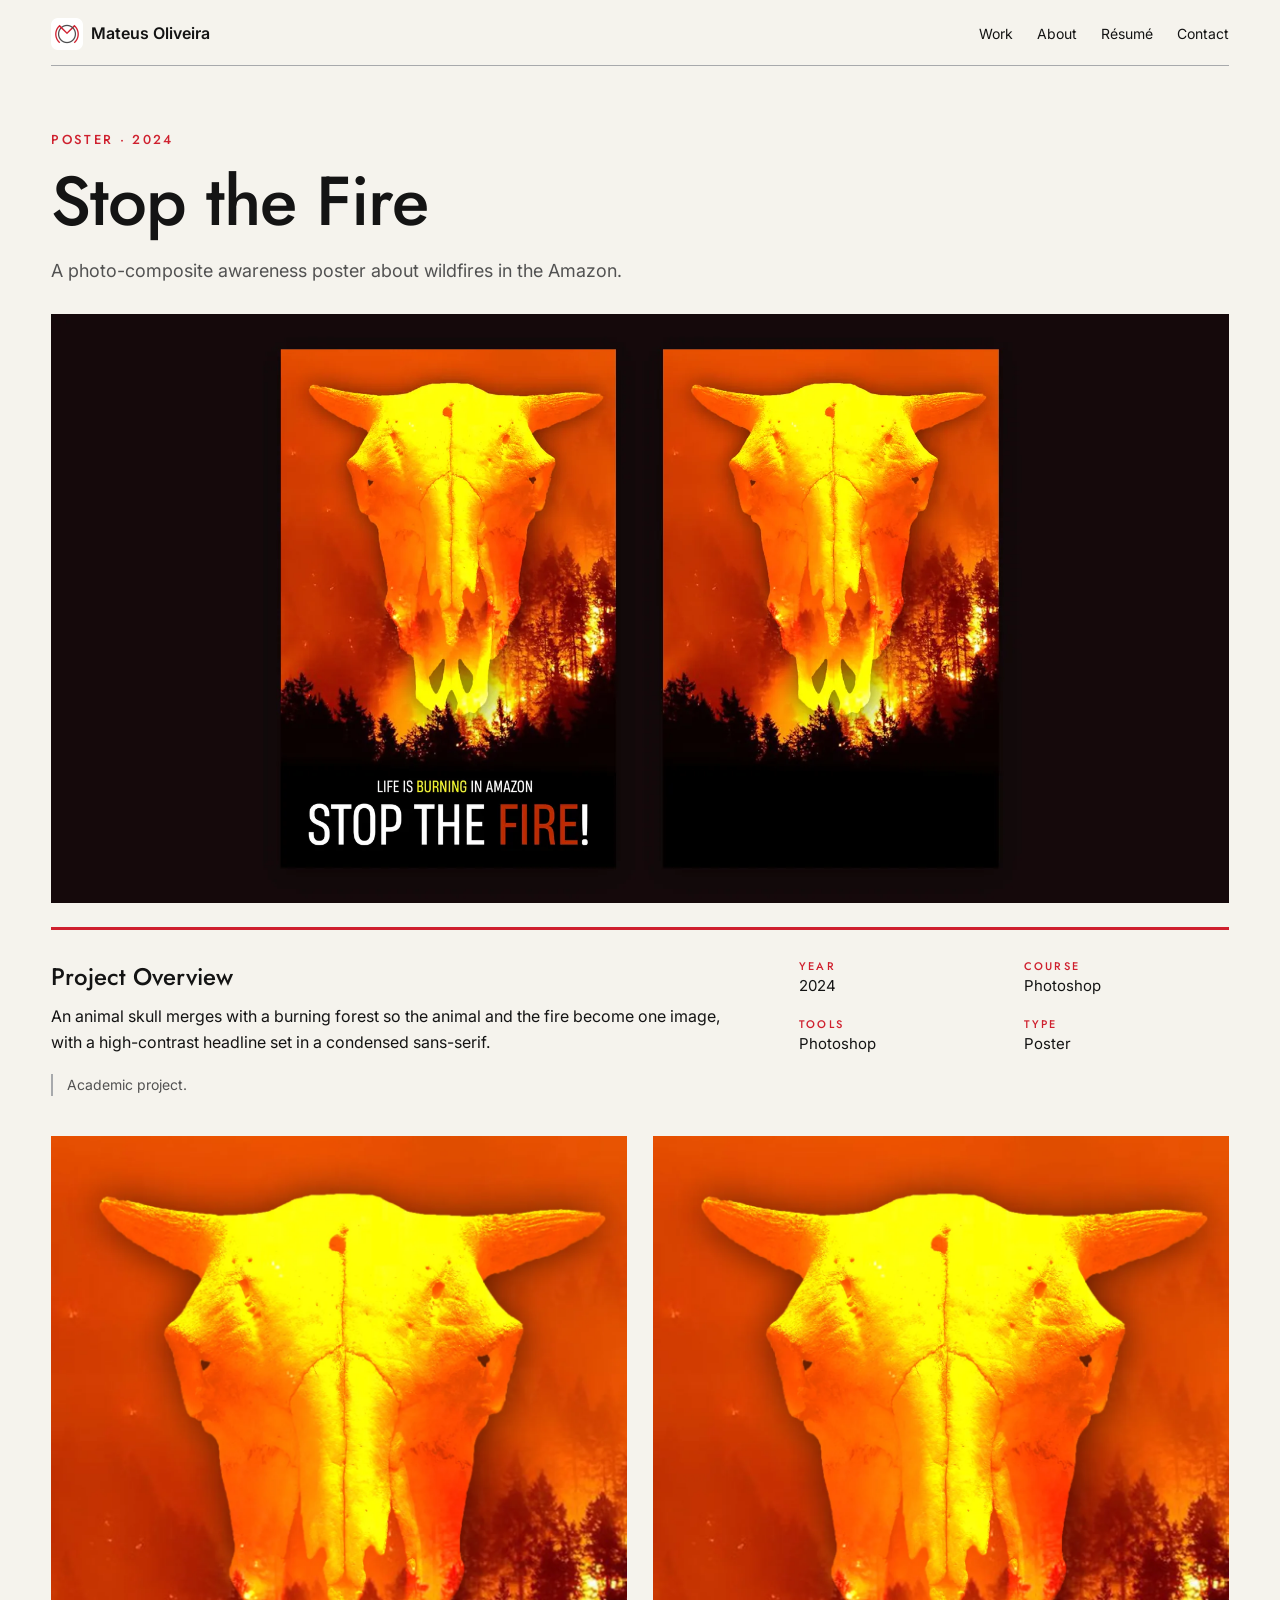
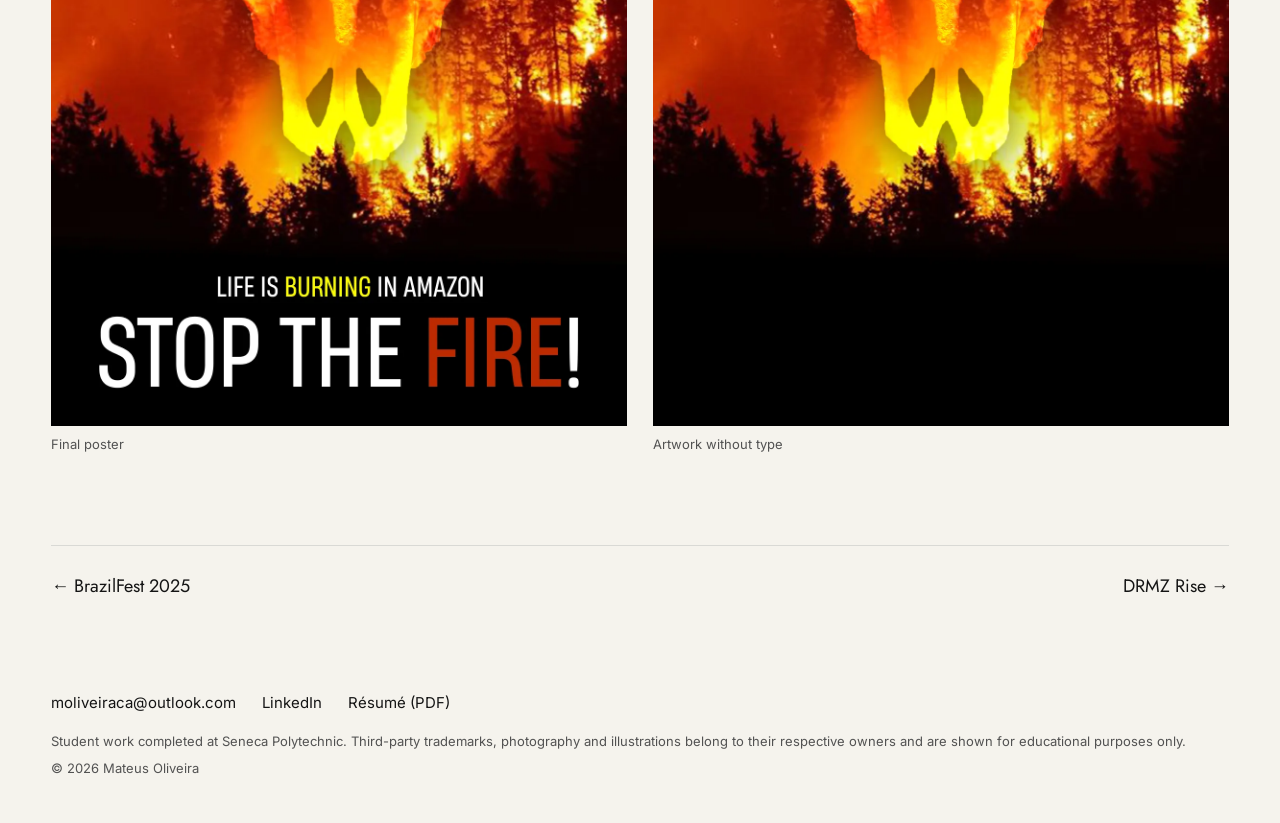
<file: projects/stop-the-fire.html>
<!doctype html>
<html lang="en"><head><meta charset="utf-8">
<meta name="viewport" content="width=device-width,initial-scale=1">
<title>Stop the Fire | Mateus Oliveira</title>
<meta name="description" content="A photo-composite awareness poster about wildfires in the Amazon.">
<meta property="og:title" content="Stop the Fire | Mateus Oliveira"><meta property="og:description" content="A photo-composite awareness poster about wildfires in the Amazon."><meta property="og:image" content="../assets/img/stop-the-fire/cover.webp">
<link rel="icon" href="../favicon.ico" sizes="any"><link rel="icon" type="image/png" sizes="32x32" href="../favicon-32.png"><link rel="apple-touch-icon" href="../apple-touch-icon.png">
<link rel="preconnect" href="https://fonts.googleapis.com"><link rel="preconnect" href="https://fonts.gstatic.com" crossorigin>
<link href="https://fonts.googleapis.com/css2?family=Inter:wght@400;500&family=Jost:wght@300;400;500&display=swap" rel="stylesheet">
<link rel="stylesheet" href="../assets/css/style.css">
</head><body class="projpage"><header class="top"><a class="logo" href="../index.html"><img src="../icon-512.png" alt="" width="32" height="32">Mateus Oliveira</a>
<nav aria-label="Portfolio navigation"><a href="../index.html#work">Work</a><a href="#info" class="info-open" aria-controls="info">About</a><a href="../assets/Mateus_Oliveira_Resume.pdf" target="_blank" rel="noopener">Résumé</a><a href="mailto:moliveiraca@outlook.com">Contact</a></nav></header><main class="proj">
<section class="phead"><p class="eyebrow">Poster · 2024</p><h1>Stop the Fire</h1><p class="lead">A photo-composite awareness poster about wildfires in the Amazon.</p></section>
<img class="phero" src="../assets/img/stop-the-fire/hero.webp" alt="Stop the Fire" width="2000" height="1000">
<section class="pinfo" aria-labelledby="overview"><div><h2 id="overview">Project Overview</h2><p>An animal skull merges with a burning forest so the animal and the fire become one image, with a high-contrast headline set in a condensed sans-serif.</p><p class="note">Academic project.</p></div><dl><div><dt>Year</dt><dd>2024</dd></div><div><dt>Course</dt><dd>Photoshop</dd></div><div><dt>Tools</dt><dd>Photoshop</dd></div><div><dt>Type</dt><dd>Poster</dd></div></dl></section>
<section class="gallery"><figure class="g half reveal"><img src="../assets/img/stop-the-fire/img-01.webp" alt="Stop the Fire poster" width="1200" height="1855" loading="lazy" data-full>
<figcaption>Final poster</figcaption></figure><figure class="g half reveal"><img src="../assets/img/stop-the-fire/img-02.webp" alt="Poster artwork without text" width="1200" height="1855" loading="lazy" data-full>
<figcaption>Artwork without type</figcaption></figure></section>
<nav class="pn"><a href="brazilfest-2025.html">← BrazilFest 2025</a><a href="drmz-rise.html">DRMZ Rise →</a></nav>
</main><footer><p class="flinks"><a href="mailto:moliveiraca@outlook.com">moliveiraca@outlook.com</a> <a href="https://www.linkedin.com/in/mateus-poliveira" target="_blank" rel="noopener">LinkedIn</a> <a href="../assets/Mateus_Oliveira_Resume.pdf" target="_blank" rel="noopener">Résumé (PDF)</a></p><p>Student work completed at Seneca Polytechnic. Third-party trademarks, photography and illustrations belong to their respective owners and are shown for educational purposes only.</p><p>© 2026 Mateus Oliveira</p></footer>
<aside class="panel" id="info" aria-label="Info" hidden><div class="panel-in">
<button class="panel-x" aria-label="Close">Close ×</button>
<p class="p-lead">I design editorial, branding and packaging with a bias for strong typography and clear hierarchy.</p>
<div class="p-cols"><div class="p-about"><p>I&#x27;m a graphic designer based in Toronto, finishing the Graphic Design program at Seneca Polytechnic in 2026. My work spans magazine layout, brand identity, packaging and information design.</p><p>From 2023 to 2025 I worked as a freelance illustrator, creating character designs, concept art, book and comic illustration, and social media graphics for clients, along with logos and mascots for small businesses and creators. Today I also supervise a team at the Seneca Student Federation, so I am used to deadlines, feedback and working with people.</p><p class="p-status">Graduating from Seneca Polytechnic in 2026 and open to junior graphic design roles in the GTA.</p></div>
<div class="p-facts"><h4>Skills</h4><p>Brand identity, Editorial &amp; layout, Packaging, Information design, Typography, Poster design, Digital illustration, Character design</p><h4>Tools</h4><p>Adobe Illustrator, Adobe InDesign, Adobe Photoshop, Procreate</p><h4>Languages</h4><p>English (fluent), Portuguese (native)</p><h4>Education</h4><p>Graphic Design, Seneca Polytechnic (2026)</p></div>
<div class="p-exp"><h4>Experience</h4><ul><li><b>Staff Supervisor</b>, Seneca Student Federation<span>Aug 2025 – Present</span></li><li><b>Event Staff</b>, Seneca Student Federation<span>Jan 2025 – Aug 2025</span></li><li><b>Freelance Illustrator</b>, Self-employed<span>Jul 2023 – Aug 2025</span></li><li><b>Administrative Assistant</b>, Baterias Heliar<span>Jan 2022 – Jul 2023</span></li></ul><h4>Contact</h4><ul class="p-links"><li><a href="mailto:moliveiraca@outlook.com">moliveiraca@outlook.com</a></li><li><a href="https://www.linkedin.com/in/mateus-poliveira" target="_blank" rel="noopener">LinkedIn</a></li><li><a href="../assets/Mateus_Oliveira_Resume.pdf" target="_blank" rel="noopener">Résumé (PDF)</a></li></ul></div></div>
</div></aside>
<div class="lb" hidden><button class="x" aria-label="Close">×</button><button class="p" aria-label="Previous">‹</button><button class="n" aria-label="Next">›</button><img alt=""><p></p></div><script src="../assets/js/main.js"></script></body></html>
</file>
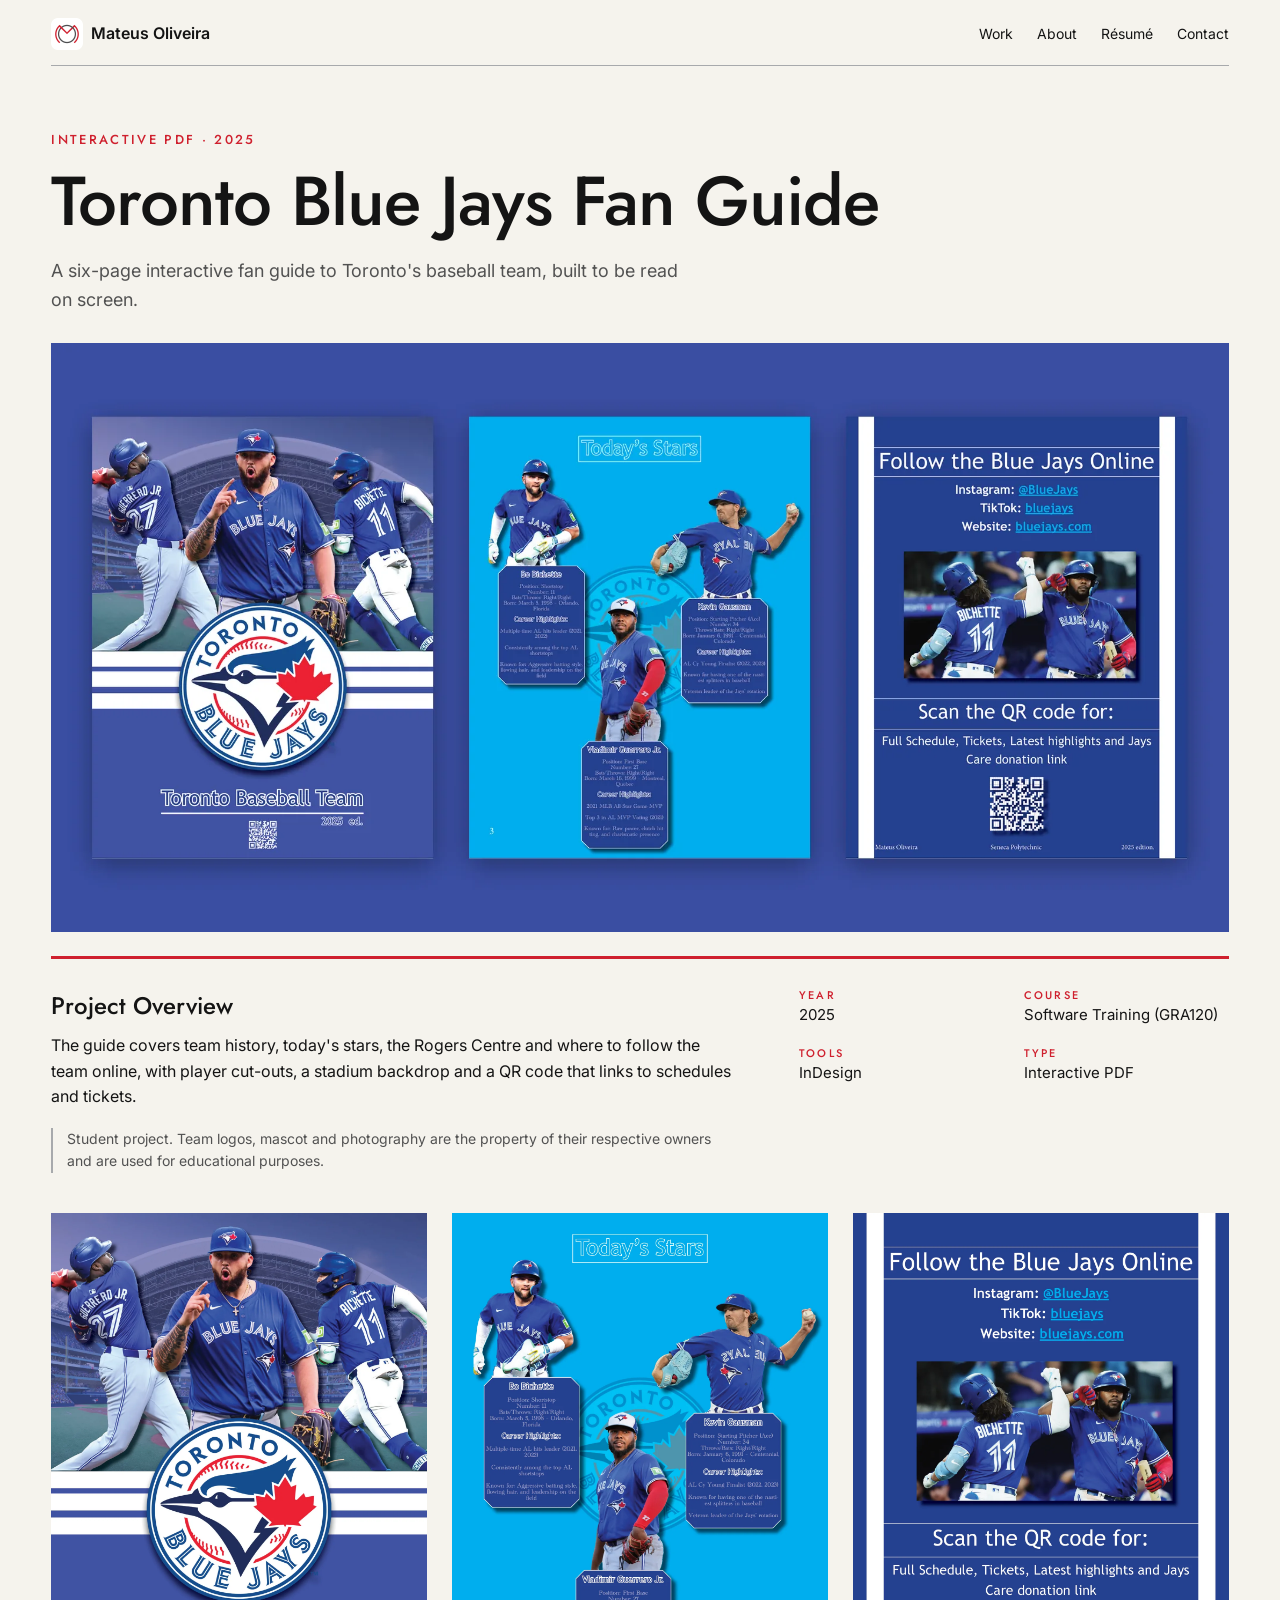
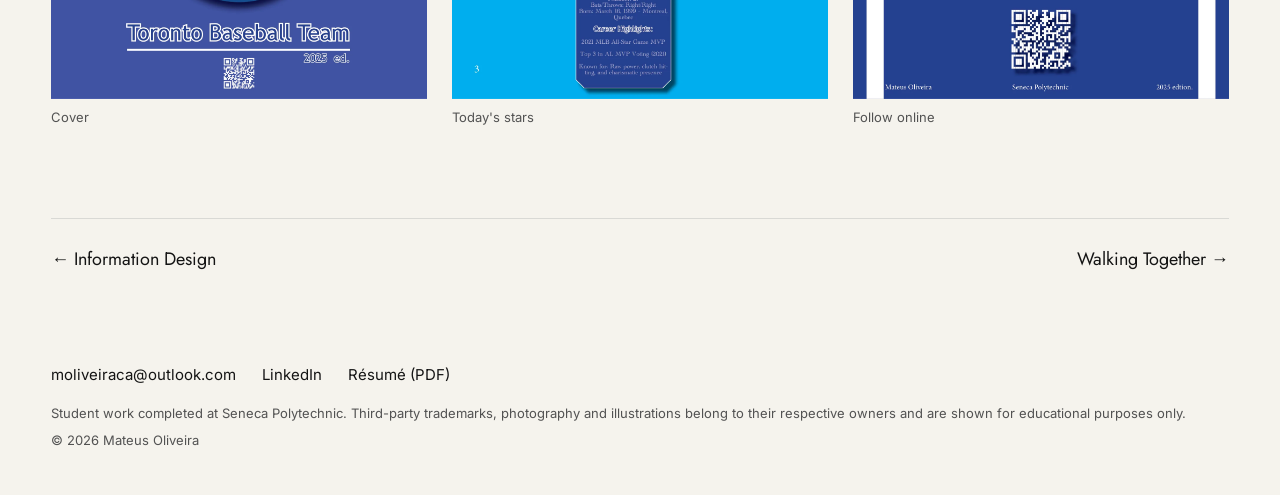
<file: projects/toronto-blue-jays-guide.html>
<!doctype html>
<html lang="en"><head><meta charset="utf-8">
<meta name="viewport" content="width=device-width,initial-scale=1">
<title>Toronto Blue Jays Fan Guide | Mateus Oliveira</title>
<meta name="description" content="A six-page interactive fan guide to Toronto&#x27;s baseball team, built to be read on screen.">
<meta property="og:title" content="Toronto Blue Jays Fan Guide | Mateus Oliveira"><meta property="og:description" content="A six-page interactive fan guide to Toronto&#x27;s baseball team, built to be read on screen."><meta property="og:image" content="../assets/img/toronto-blue-jays-guide/cover.webp">
<link rel="icon" href="../favicon.ico" sizes="any"><link rel="icon" type="image/png" sizes="32x32" href="../favicon-32.png"><link rel="apple-touch-icon" href="../apple-touch-icon.png">
<link rel="preconnect" href="https://fonts.googleapis.com"><link rel="preconnect" href="https://fonts.gstatic.com" crossorigin>
<link href="https://fonts.googleapis.com/css2?family=Inter:wght@400;500&family=Jost:wght@300;400;500&display=swap" rel="stylesheet">
<link rel="stylesheet" href="../assets/css/style.css">
</head><body class="projpage"><header class="top"><a class="logo" href="../index.html"><img src="../icon-512.png" alt="" width="32" height="32">Mateus Oliveira</a>
<nav aria-label="Portfolio navigation"><a href="../index.html#work">Work</a><a href="#info" class="info-open" aria-controls="info">About</a><a href="../assets/Mateus_Oliveira_Resume.pdf" target="_blank" rel="noopener">Résumé</a><a href="mailto:moliveiraca@outlook.com">Contact</a></nav></header><main class="proj">
<section class="phead"><p class="eyebrow">Interactive PDF · 2025</p><h1>Toronto Blue Jays Fan Guide</h1><p class="lead">A six-page interactive fan guide to Toronto&#x27;s baseball team, built to be read on screen.</p></section>
<img class="phero" src="../assets/img/toronto-blue-jays-guide/hero.webp" alt="Toronto Blue Jays Fan Guide" width="2000" height="1000">
<section class="pinfo" aria-labelledby="overview"><div><h2 id="overview">Project Overview</h2><p>The guide covers team history, today&#x27;s stars, the Rogers Centre and where to follow the team online, with player cut-outs, a stadium backdrop and a QR code that links to schedules and tickets.</p><p class="note">Student project. Team logos, mascot and photography are the property of their respective owners and are used for educational purposes.</p></div><dl><div><dt>Year</dt><dd>2025</dd></div><div><dt>Course</dt><dd>Software Training (GRA120)</dd></div><div><dt>Tools</dt><dd>InDesign</dd></div><div><dt>Type</dt><dd>Interactive PDF</dd></div></dl></section>
<section class="gallery"><figure class="g third reveal"><img src="../assets/img/toronto-blue-jays-guide/img-01.webp" alt="Fan guide cover" width="1400" height="1812" loading="lazy" data-full>
<figcaption>Cover</figcaption></figure><figure class="g third reveal"><img src="../assets/img/toronto-blue-jays-guide/img-02.webp" alt="Today&#x27;s Stars page" width="1400" height="1812" loading="lazy" data-full>
<figcaption>Today&#x27;s stars</figcaption></figure><figure class="g third reveal"><img src="../assets/img/toronto-blue-jays-guide/img-03.webp" alt="Follow the Blue Jays online page" width="1400" height="1812" loading="lazy" data-full>
<figcaption>Follow online</figcaption></figure></section>
<nav class="pn"><a href="information-design.html">← Information Design</a><a href="walking-together-brochure.html">Walking Together →</a></nav>
</main><footer><p class="flinks"><a href="mailto:moliveiraca@outlook.com">moliveiraca@outlook.com</a> <a href="https://www.linkedin.com/in/mateus-poliveira" target="_blank" rel="noopener">LinkedIn</a> <a href="../assets/Mateus_Oliveira_Resume.pdf" target="_blank" rel="noopener">Résumé (PDF)</a></p><p>Student work completed at Seneca Polytechnic. Third-party trademarks, photography and illustrations belong to their respective owners and are shown for educational purposes only.</p><p>© 2026 Mateus Oliveira</p></footer>
<aside class="panel" id="info" aria-label="Info" hidden><div class="panel-in">
<button class="panel-x" aria-label="Close">Close ×</button>
<p class="p-lead">I design editorial, branding and packaging with a bias for strong typography and clear hierarchy.</p>
<div class="p-cols"><div class="p-about"><p>I&#x27;m a graphic designer based in Toronto, finishing the Graphic Design program at Seneca Polytechnic in 2026. My work spans magazine layout, brand identity, packaging and information design.</p><p>From 2023 to 2025 I worked as a freelance illustrator, creating character designs, concept art, book and comic illustration, and social media graphics for clients, along with logos and mascots for small businesses and creators. Today I also supervise a team at the Seneca Student Federation, so I am used to deadlines, feedback and working with people.</p><p class="p-status">Graduating from Seneca Polytechnic in 2026 and open to junior graphic design roles in the GTA.</p></div>
<div class="p-facts"><h4>Skills</h4><p>Brand identity, Editorial &amp; layout, Packaging, Information design, Typography, Poster design, Digital illustration, Character design</p><h4>Tools</h4><p>Adobe Illustrator, Adobe InDesign, Adobe Photoshop, Procreate</p><h4>Languages</h4><p>English (fluent), Portuguese (native)</p><h4>Education</h4><p>Graphic Design, Seneca Polytechnic (2026)</p></div>
<div class="p-exp"><h4>Experience</h4><ul><li><b>Staff Supervisor</b>, Seneca Student Federation<span>Aug 2025 – Present</span></li><li><b>Event Staff</b>, Seneca Student Federation<span>Jan 2025 – Aug 2025</span></li><li><b>Freelance Illustrator</b>, Self-employed<span>Jul 2023 – Aug 2025</span></li><li><b>Administrative Assistant</b>, Baterias Heliar<span>Jan 2022 – Jul 2023</span></li></ul><h4>Contact</h4><ul class="p-links"><li><a href="mailto:moliveiraca@outlook.com">moliveiraca@outlook.com</a></li><li><a href="https://www.linkedin.com/in/mateus-poliveira" target="_blank" rel="noopener">LinkedIn</a></li><li><a href="../assets/Mateus_Oliveira_Resume.pdf" target="_blank" rel="noopener">Résumé (PDF)</a></li></ul></div></div>
</div></aside>
<div class="lb" hidden><button class="x" aria-label="Close">×</button><button class="p" aria-label="Previous">‹</button><button class="n" aria-label="Next">›</button><img alt=""><p></p></div><script src="../assets/js/main.js"></script></body></html>
</file>
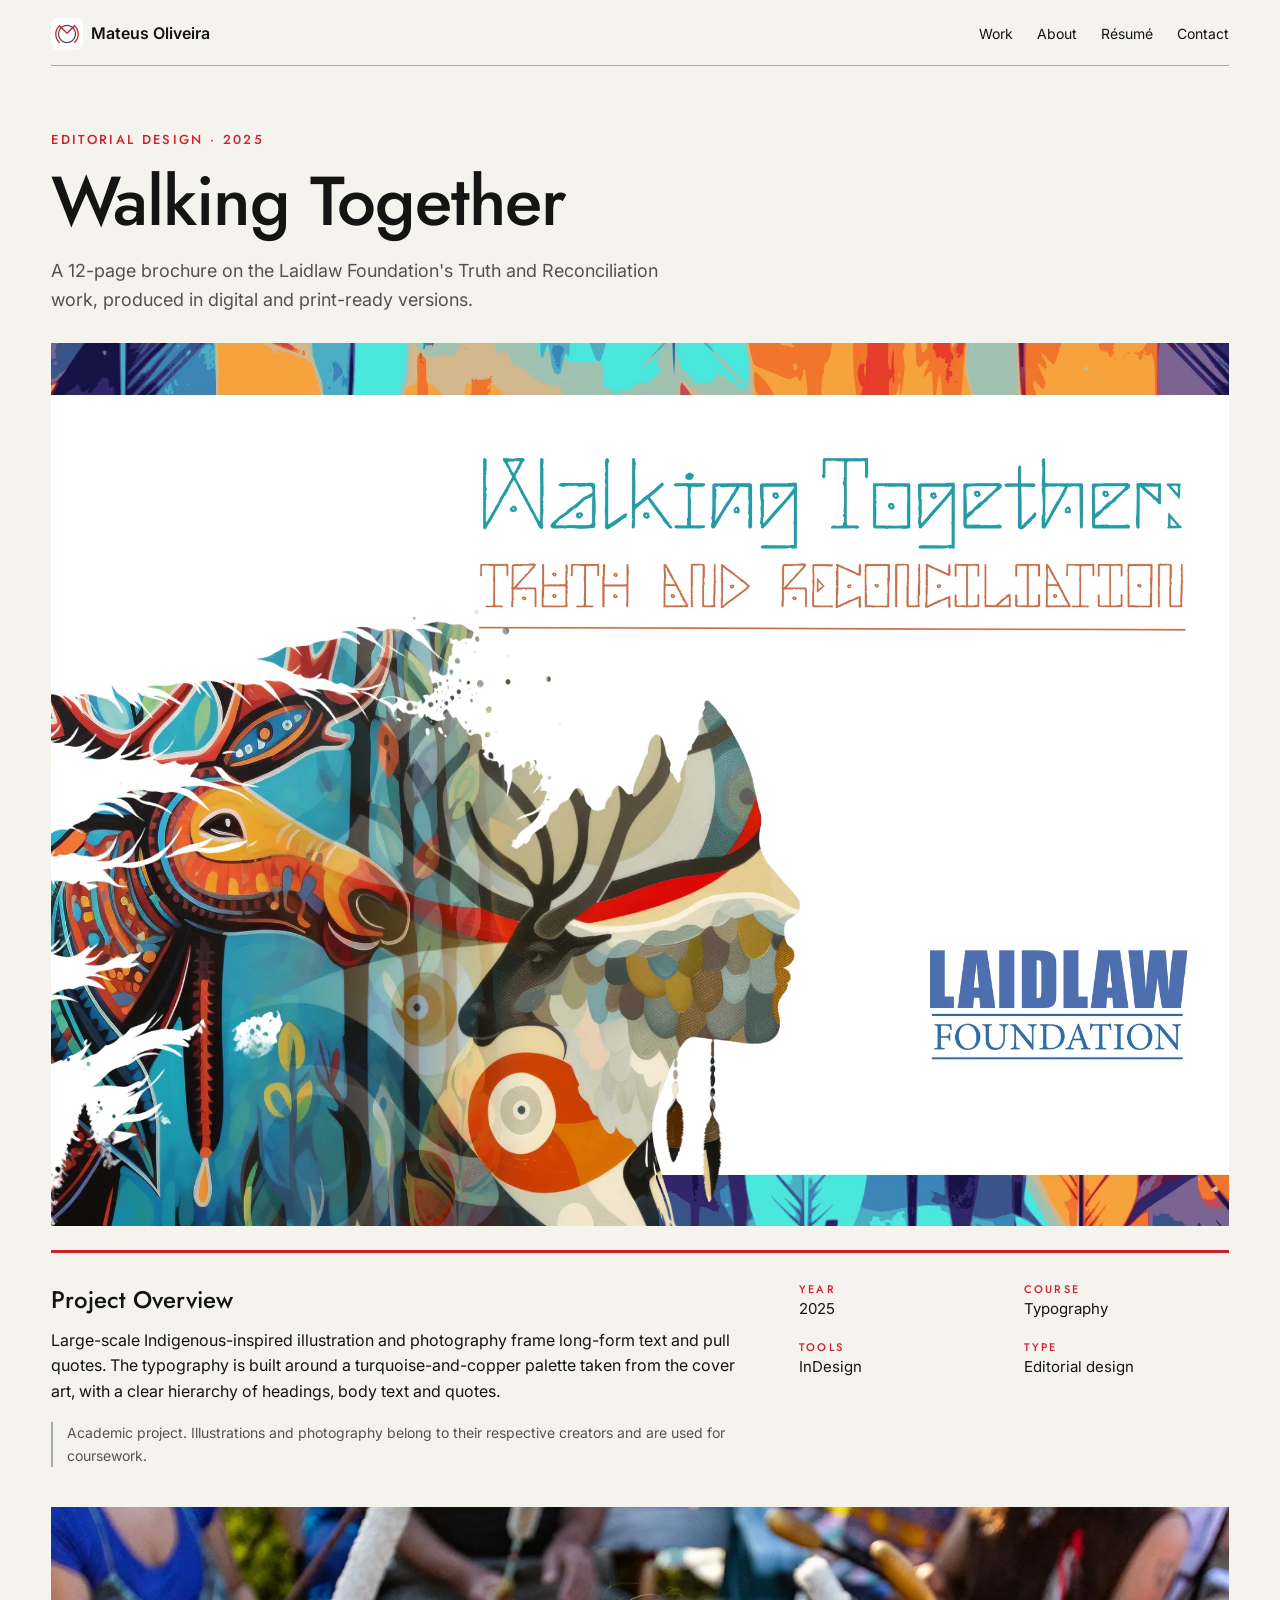
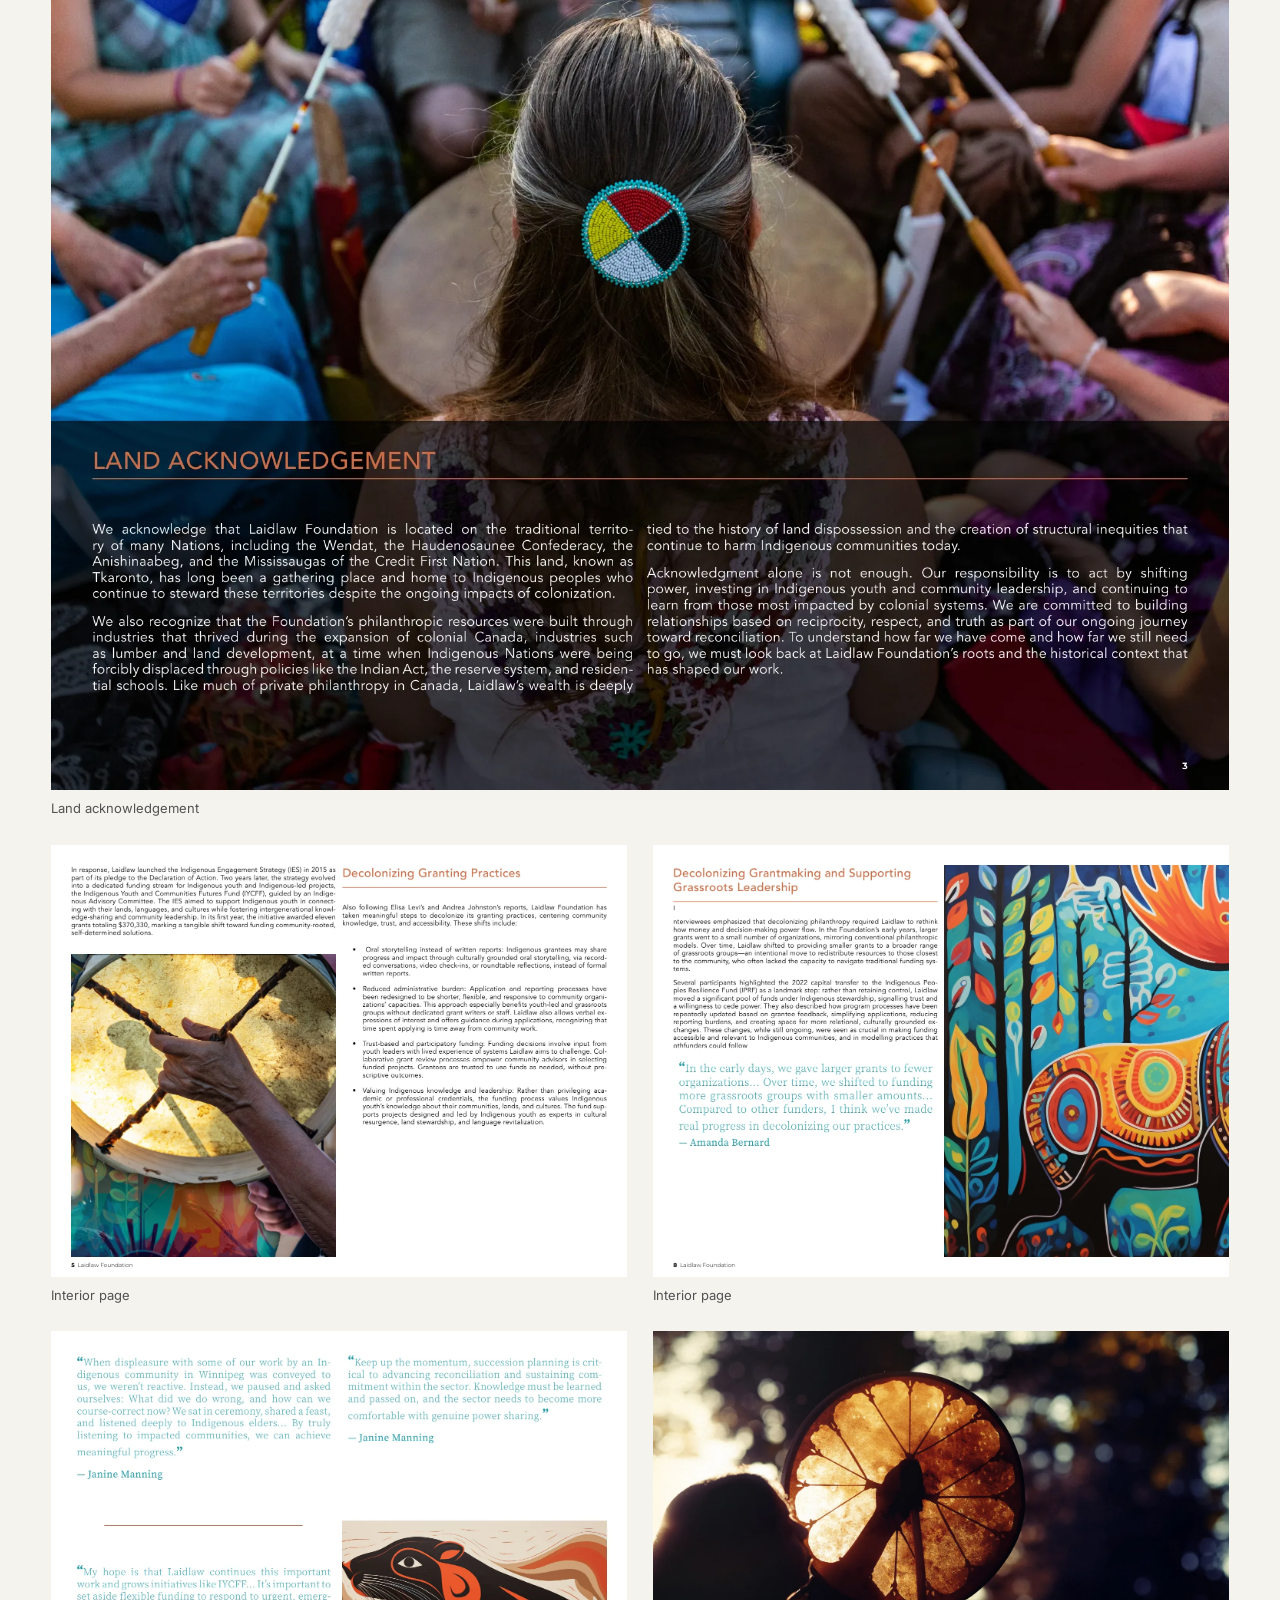
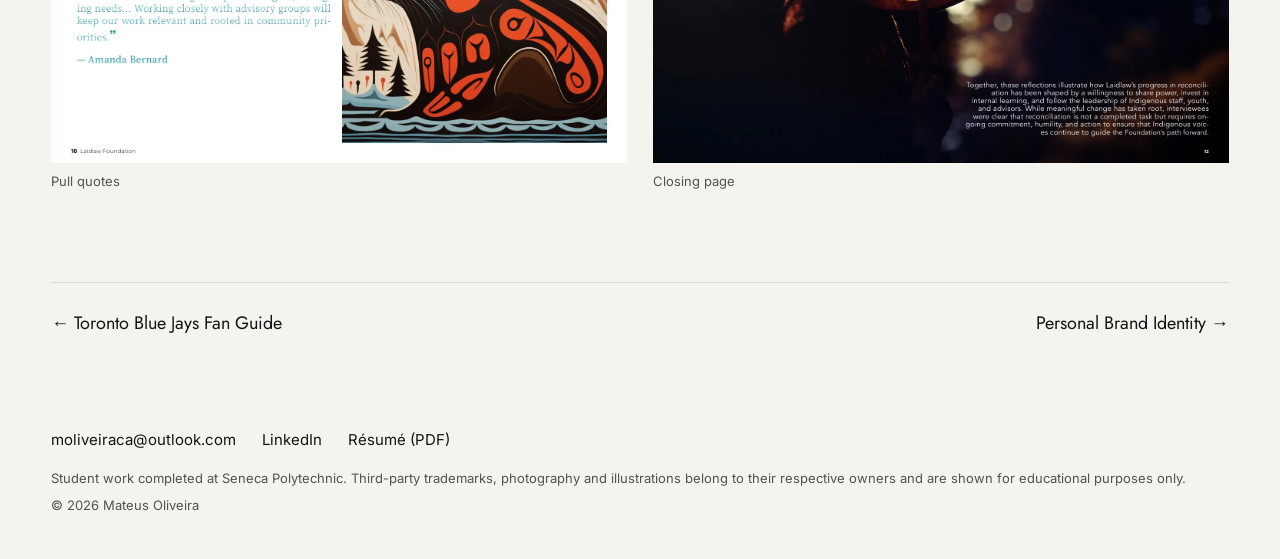
<file: projects/walking-together-brochure.html>
<!doctype html>
<html lang="en"><head><meta charset="utf-8">
<meta name="viewport" content="width=device-width,initial-scale=1">
<title>Walking Together | Mateus Oliveira</title>
<meta name="description" content="A 12-page brochure on the Laidlaw Foundation&#x27;s Truth and Reconciliation work, produced in digital and print-ready versions.">
<meta property="og:title" content="Walking Together | Mateus Oliveira"><meta property="og:description" content="A 12-page brochure on the Laidlaw Foundation&#x27;s Truth and Reconciliation work, produced in digital and print-ready versions."><meta property="og:image" content="../assets/img/walking-together-brochure/cover.webp">
<link rel="icon" href="../favicon.ico" sizes="any"><link rel="icon" type="image/png" sizes="32x32" href="../favicon-32.png"><link rel="apple-touch-icon" href="../apple-touch-icon.png">
<link rel="preconnect" href="https://fonts.googleapis.com"><link rel="preconnect" href="https://fonts.gstatic.com" crossorigin>
<link href="https://fonts.googleapis.com/css2?family=Inter:wght@400;500&family=Jost:wght@300;400;500&display=swap" rel="stylesheet">
<link rel="stylesheet" href="../assets/css/style.css">
</head><body class="projpage"><header class="top"><a class="logo" href="../index.html"><img src="../icon-512.png" alt="" width="32" height="32">Mateus Oliveira</a>
<nav aria-label="Portfolio navigation"><a href="../index.html#work">Work</a><a href="#info" class="info-open" aria-controls="info">About</a><a href="../assets/Mateus_Oliveira_Resume.pdf" target="_blank" rel="noopener">Résumé</a><a href="mailto:moliveiraca@outlook.com">Contact</a></nav></header><main class="proj">
<section class="phead"><p class="eyebrow">Editorial design · 2025</p><h1>Walking Together</h1><p class="lead">A 12-page brochure on the Laidlaw Foundation&#x27;s Truth and Reconciliation work, produced in digital and print-ready versions.</p></section>
<img class="phero" src="../assets/img/walking-together-brochure/hero.webp" alt="Walking Together" width="2000" height="1500">
<section class="pinfo" aria-labelledby="overview"><div><h2 id="overview">Project Overview</h2><p>Large-scale Indigenous-inspired illustration and photography frame long-form text and pull quotes. The typography is built around a turquoise-and-copper palette taken from the cover art, with a clear hierarchy of headings, body text and quotes.</p><p class="note">Academic project. Illustrations and photography belong to their respective creators and are used for coursework.</p></div><dl><div><dt>Year</dt><dd>2025</dd></div><div><dt>Course</dt><dd>Typography</dd></div><div><dt>Tools</dt><dd>InDesign</dd></div><div><dt>Type</dt><dd>Editorial design</dd></div></dl></section>
<section class="gallery"><figure class="g full reveal"><img src="../assets/img/walking-together-brochure/img-01.webp" alt="Land acknowledgement spread" width="1800" height="1350" loading="lazy" data-full>
<figcaption>Land acknowledgement</figcaption></figure><figure class="g half reveal"><img src="../assets/img/walking-together-brochure/img-02.webp" alt="Decolonizing granting practices page" width="1500" height="1125" loading="lazy" data-full>
<figcaption>Interior page</figcaption></figure><figure class="g half reveal"><img src="../assets/img/walking-together-brochure/img-03.webp" alt="Leadership page with illustration" width="1500" height="1125" loading="lazy" data-full>
<figcaption>Interior page</figcaption></figure><figure class="g half reveal"><img src="../assets/img/walking-together-brochure/img-04.webp" alt="Pull quotes page" width="1500" height="1125" loading="lazy" data-full>
<figcaption>Pull quotes</figcaption></figure><figure class="g half reveal"><img src="../assets/img/walking-together-brochure/img-05.webp" alt="Closing page with drum photograph" width="1500" height="1125" loading="lazy" data-full>
<figcaption>Closing page</figcaption></figure></section>
<nav class="pn"><a href="toronto-blue-jays-guide.html">← Toronto Blue Jays Fan Guide</a><a href="personal-brand-identity.html">Personal Brand Identity →</a></nav>
</main><footer><p class="flinks"><a href="mailto:moliveiraca@outlook.com">moliveiraca@outlook.com</a> <a href="https://www.linkedin.com/in/mateus-poliveira" target="_blank" rel="noopener">LinkedIn</a> <a href="../assets/Mateus_Oliveira_Resume.pdf" target="_blank" rel="noopener">Résumé (PDF)</a></p><p>Student work completed at Seneca Polytechnic. Third-party trademarks, photography and illustrations belong to their respective owners and are shown for educational purposes only.</p><p>© 2026 Mateus Oliveira</p></footer>
<aside class="panel" id="info" aria-label="Info" hidden><div class="panel-in">
<button class="panel-x" aria-label="Close">Close ×</button>
<p class="p-lead">I design editorial, branding and packaging with a bias for strong typography and clear hierarchy.</p>
<div class="p-cols"><div class="p-about"><p>I&#x27;m a graphic designer based in Toronto, finishing the Graphic Design program at Seneca Polytechnic in 2026. My work spans magazine layout, brand identity, packaging and information design.</p><p>From 2023 to 2025 I worked as a freelance illustrator, creating character designs, concept art, book and comic illustration, and social media graphics for clients, along with logos and mascots for small businesses and creators. Today I also supervise a team at the Seneca Student Federation, so I am used to deadlines, feedback and working with people.</p><p class="p-status">Graduating from Seneca Polytechnic in 2026 and open to junior graphic design roles in the GTA.</p></div>
<div class="p-facts"><h4>Skills</h4><p>Brand identity, Editorial &amp; layout, Packaging, Information design, Typography, Poster design, Digital illustration, Character design</p><h4>Tools</h4><p>Adobe Illustrator, Adobe InDesign, Adobe Photoshop, Procreate</p><h4>Languages</h4><p>English (fluent), Portuguese (native)</p><h4>Education</h4><p>Graphic Design, Seneca Polytechnic (2026)</p></div>
<div class="p-exp"><h4>Experience</h4><ul><li><b>Staff Supervisor</b>, Seneca Student Federation<span>Aug 2025 – Present</span></li><li><b>Event Staff</b>, Seneca Student Federation<span>Jan 2025 – Aug 2025</span></li><li><b>Freelance Illustrator</b>, Self-employed<span>Jul 2023 – Aug 2025</span></li><li><b>Administrative Assistant</b>, Baterias Heliar<span>Jan 2022 – Jul 2023</span></li></ul><h4>Contact</h4><ul class="p-links"><li><a href="mailto:moliveiraca@outlook.com">moliveiraca@outlook.com</a></li><li><a href="https://www.linkedin.com/in/mateus-poliveira" target="_blank" rel="noopener">LinkedIn</a></li><li><a href="../assets/Mateus_Oliveira_Resume.pdf" target="_blank" rel="noopener">Résumé (PDF)</a></li></ul></div></div>
</div></aside>
<div class="lb" hidden><button class="x" aria-label="Close">×</button><button class="p" aria-label="Previous">‹</button><button class="n" aria-label="Next">›</button><img alt=""><p></p></div><script src="../assets/js/main.js"></script></body></html>
</file>
<file: assets/css/style.css>
:root{--red:#CF202E;--gray:#A7A9AC;--ink:#141414;--soft:#525252;--bg:#f5f3ed;--line:#d9d9d5;--r:0px;--pad:clamp(16px,4vw,52px)}
*{box-sizing:border-box;margin:0}
html{scroll-behavior:smooth}
body{font:400 16px/1.6 Inter,system-ui,sans-serif;color:var(--ink);background:var(--bg);-webkit-font-smoothing:antialiased}
img{max-width:100%;height:auto;display:block}
a{color:inherit}
h1,h2,h3,h4,.eyebrow{font-family:Jost,Inter,sans-serif}
/* Header */
.top{display:flex;justify-content:space-between;align-items:center;flex-wrap:wrap;gap:12px 24px;margin:0 auto;padding:18px 0 15px;border-bottom:1px solid var(--gray);width:calc(100% - 2 * var(--pad));max-width:1400px}
.logo{display:flex;align-items:center;gap:8px;text-decoration:none;font-weight:600}
.logo img{width:32px;height:32px}
.top nav{display:flex;gap:clamp(12px,2vw,24px);flex-wrap:wrap}
.top nav a{text-decoration:none;font-size:14px}
.top nav a:hover{text-decoration:underline}
main{padding:0 var(--pad)}
/* Home */
.intro,.work-section{max-width:1400px;margin:0 auto}
.intro{display:grid;grid-template-columns:minmax(0,1.8fr) minmax(0,1fr);gap:24px;align-items:end;padding:clamp(28px,5vw,62px) 0}
.intro h1{font-weight:500;font-size:clamp(38px,5.8vw,86px);letter-spacing:-.05em;line-height:.95}
.intro-side{font-size:clamp(14px,1.35vw,18px)}
.more{display:inline-block;margin-top:10px;color:#aa1723;border-bottom:1px solid var(--red);padding-bottom:3px;text-decoration:none}
.more:hover{text-decoration:underline}
.work-section h2{font-weight:500;font-size:20px;border-top:3px solid var(--red);padding:9px 0 12px}
.work-grid{display:grid;grid-template-columns:minmax(0,1.2fr) minmax(0,1fr);gap:24px clamp(16px,2vw,28px)}
.card{display:block;text-decoration:none}
.thumb img{width:100%;aspect-ratio:4/3;object-fit:contain;background:#e5e2db}
.cap{display:flex;justify-content:space-between;flex-wrap:wrap;gap:4px 12px;padding:8px 0;border-bottom:1px solid var(--gray);font-size:15px}
.cap b{font-weight:600}
.cap span{color:var(--soft);font-size:13px}
.card:hover .cap b{text-decoration:underline}
.archive{margin-top:24px}
.archive summary{width:fit-content;cursor:pointer}
.archive .work-grid{margin-top:16px}
/* Info panel */
.panel{position:fixed;inset:0;z-index:40;background:var(--bg);overflow:auto;padding:90px var(--pad) 60px}
.panel[hidden]{display:none}
.panel:target{display:block}
.panel-in{max-width:1500px;margin:0 auto}
.panel-x{position:fixed;top:14px;right:var(--pad);font:400 14px Inter;background:var(--ink);color:#fff;border:0;border-radius:99px;padding:8px 16px;cursor:pointer}
.panel-x:hover{background:var(--red)}
.p-lead{font:300 clamp(24px,3.4vw,46px)/1.15 Jost;max-width:26ch;margin-bottom:48px}
.p-cols{display:grid;grid-template-columns:1.3fr 1fr 1.1fr;gap:clamp(28px,4vw,64px)}
.p-about p{margin-bottom:1em;max-width:58ch}
.p-status{color:var(--soft)}
.p-cols h4{font:500 11px Jost;letter-spacing:.2em;text-transform:uppercase;color:var(--red);margin:20px 0 4px}
.p-cols h4:first-child{margin-top:0}
.p-exp ul{list-style:none;padding:0}
.p-exp li{padding:9px 0;border-bottom:1px solid var(--line);font-size:15px}
.p-exp li span{display:block;color:var(--soft);font-size:13px}
.p-links li{border:0;padding:3px 0;font-size:17px}
.p-links a{text-decoration:none;border-bottom:1px solid var(--red)}
body.lock{overflow:hidden}
/* footer */
footer{padding:50px var(--pad) 44px;color:var(--soft);font-size:13px;display:flex;flex-direction:column;gap:6px;max-width:1500px;margin:0 auto}
.flinks{display:flex;flex-wrap:wrap;gap:6px 26px;font-size:15px;color:var(--ink);margin-bottom:10px}
.flinks a{text-decoration:none}.flinks a:hover{color:var(--red)}
/* project page */
.proj{max-width:1500px;margin:0 auto;padding-bottom:40px}
.phead{padding:clamp(28px,5vw,64px) 0 28px}
.eyebrow{font-size:13px;letter-spacing:.18em;text-transform:uppercase;color:var(--red);margin-bottom:14px;font-weight:500}
.phead h1{font-weight:500;font-size:clamp(34px,5.4vw,76px);line-height:1.05;letter-spacing:-.015em}
.lead{margin-top:20px;color:var(--soft);max-width:58ch;font-size:18px}
.phero{width:100%;border-radius:var(--r);background:#dcdcd8}
.pinfo{display:grid;grid-template-columns:minmax(0,1.6fr) minmax(0,1fr);gap:clamp(24px,5vw,60px);padding:28px 0 40px;border-top:3px solid var(--red);margin-top:24px}
.pinfo h2{font-weight:500;margin-bottom:8px}
dl{display:grid;grid-template-columns:1fr 1fr;gap:18px 20px;align-content:start}
dt{font:500 11px Jost;letter-spacing:.2em;text-transform:uppercase;color:var(--red)}
dd{font-size:15px}
.note{margin-top:18px;font-size:14px;color:var(--soft);border-left:2px solid var(--gray);padding-left:14px}
.gallery{display:grid;grid-template-columns:repeat(6,1fr);gap:clamp(14px,2vw,28px);align-items:start}
.g{grid-column:span 6}
.g.half{grid-column:span 3}
.g.third{grid-column:span 2}
.g.narrow{grid-column:2/6}
.g img{width:100%;cursor:zoom-in;border-radius:var(--r);background:#dcdcd8}
figcaption{font-size:13px;color:var(--soft);margin-top:8px}
.pn{display:flex;justify-content:space-between;gap:20px;margin:90px 0 0;padding-top:26px;border-top:1px solid var(--line);font-family:Jost;font-size:18px}
.pn a{text-decoration:none}.pn a:hover{color:var(--red)}
/* lightbox */
.lb{position:fixed;inset:0;z-index:60;background:rgba(10,10,10,.94);display:flex;flex-direction:column;align-items:center;justify-content:center;padding:30px}
.lb[hidden]{display:none}
.lb img{max-width:94vw;max-height:84vh;object-fit:contain}
.lb p{color:#ccc;font-size:14px;margin-top:12px}
.lb button{position:absolute;background:none;border:0;color:#fff;font-size:44px;cursor:pointer;padding:10px 18px;line-height:1}
.lb .x{top:10px;right:14px}.lb .p{left:6px;top:45%}.lb .n{right:6px;top:45%}
.lb button:hover{color:var(--red)}
/* reveal */
.js .reveal{opacity:0;transform:translateY(22px);transition:opacity .8s ease,transform .8s ease}
.js .reveal.in{opacity:1;transform:none}
@media (prefers-reduced-motion:reduce){.js .reveal{opacity:1;transform:none;transition:none}html{scroll-behavior:auto}}
@media (max-width:900px){.p-cols{grid-template-columns:1fr 1fr}.p-exp{grid-column:1/-1}}
@media (max-width:760px){
 body{font-size:15.5px}
 .intro,.work-grid{grid-template-columns:1fr}.intro{align-items:start}

 .cols,.pinfo,.p-cols{grid-template-columns:1fr;gap:28px}
 .gallery{gap:16px}.g.half,.g.third{grid-column:span 6}.g.narrow{grid-column:1/-1}
 .pn{flex-direction:column}
}
</file>
